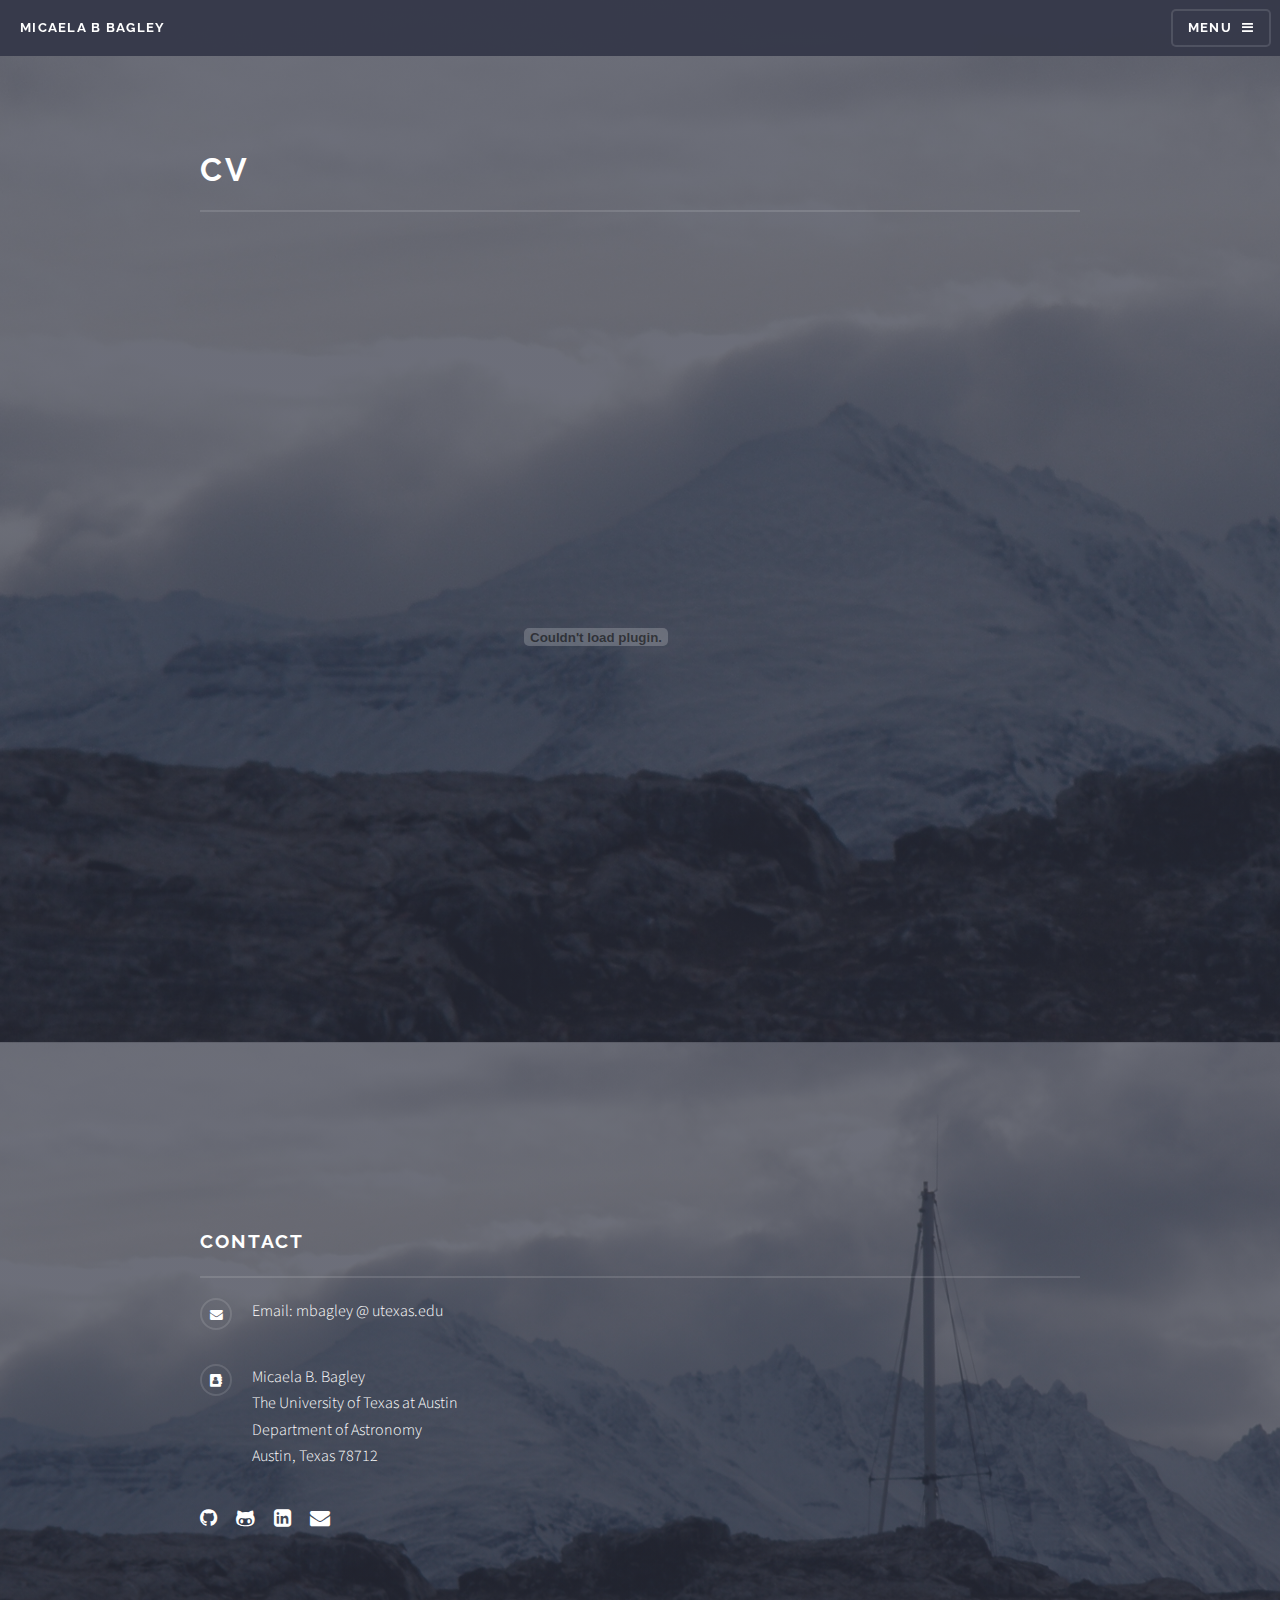
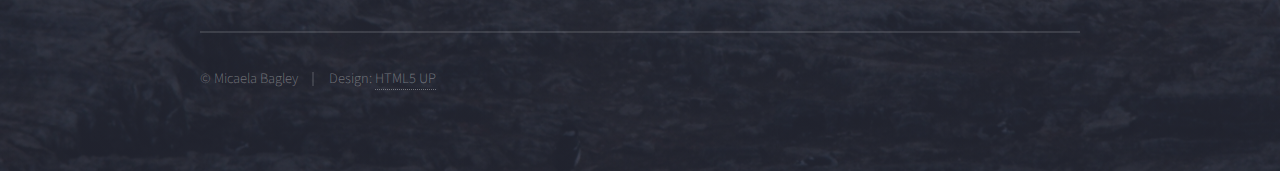
<file: cv.html>
<!DOCTYPE HTML>
<!--
  Solid State by HTML5 UP
  html5up.net | @ajlkn
  Free for personal and commercial use under the CCA 3.0 license (html5up.net/license)
-->
<html>
  <head>
    <title>M Bagley - CV</title>
    <meta charset="utf-8" />
    <meta name="viewport" content="width=device-width, initial-scale=1, user-scalable=no" />
    <link rel="stylesheet" href="assets/css/main.css" />
    <noscript><link rel="stylesheet" href="assets/css/noscript.css" /></noscript>
  </head>
  <body class="is-preload">

    <!-- Page Wrapper -->
      <div id="page-wrapper">

        <!-- Header -->
          <header id="header">
            <h1><a href="index.html">Micaela B Bagley</a></h1>
            <nav>
              <a href="#menu">Menu</a>
            </nav>
          </header>

        <!-- Menu -->
          <nav id="menu">
            <div class="inner">
              <h2>Menu</h2>
              <ul class="links">
                <li><a href="home.html"><b><u>Home</u></b></a></li></ul>
              <ul class="links">
                <li><a href="research.html"><b><u>Research</u></b></a></li>
                  <ul class="links">
                    <li><a href="research.html#z9">Bright Galaxies in the early universe</a></li>
                    <li><a href="research.html#future">Preparation for future missions</a></li>
                  </ul>
                <li><a href="publications.html"><b><u>Publications</u></b></a></li>
                <li><a href="#"><b><u>CV</u></b></a></li>
              </ul>
              <a href="#" class="close">Close</a>
            </div>
          </nav>

        <!-- Wrapper -->
          <section id="wrapper">
            <header>
              <div class="inner">
                <h2>CV</h2>

            <!-- Content -->
            <!--  <div class="wrapper">
                <div class="inner"> -->
                  <embed src="files/BagleyCV.pdf" width="90%" height="800" alt="pdf" pluginspace=http://www.adobe.com/products/acrobat/readstep2.html">
              <!--  </div>
              </div> -->
              </div>
            </header>

          </section>

        <!-- Footer -->
          <section id="footer">
            <div class="inner">
              <h2 class="major">Contact</h2>

            <ul class="contact">
              <li class="fa-envelope">
                Email: mbagley @ utexas.edu</li>
              <li class="fa-address-book"> <!-- class="fa-institution"> -->
                Micaela B. Bagley<br />
                The University of Texas at Austin<br />
                Department of Astronomy<br />
                Austin, Texas 78712
              </li>
            </ul>
            <ul class="icons">
 <!--             <li><a href="https://twitter.com/BagleyMicaela" target="_blank" class="icon fa-twitter"><span class="label">Twitter</span></a></li> -->
              <li><a href="https://github.com/micaelabagley" target="_blank" class="icon fa-github"><span class="label">Github</span></a></li>
              <li><a href="https://micaelabagley.github.io" target="_blank" class="icon fa-github-alt"><span class="label">Github.io</span></a></li>
              <li><a href="https://www.linkedin.com/in/micaelabagley" target="_blank" class="icon fa-linkedin-square"><span class="label">LinkedIn</span></a></li>
              <li><a href="mailto:mbagley@utexas.edu" class="icon fa-envelope"><span class="label">Email</span></a></li>
            </ul>
            <ul class="copyright">
              <li>&copy; Micaela Bagley</li><li>Design: <a href="http://html5up.net">HTML5 UP</a></li>
            </ul>
          </div>
        </section>

      </div>  <!--page-wrapper-->

    <!-- Scripts -->
      <script src="assets/js/jquery.min.js"></script>
      <script src="assets/js/jquery.scrollex.min.js"></script>
      <script src="assets/js/browser.min.js"></script>
      <script src="assets/js/breakpoints.min.js"></script>
      <script src="assets/js/util.js"></script>
      <script src="assets/js/main.js"></script>

  </body>
</html>
</file>
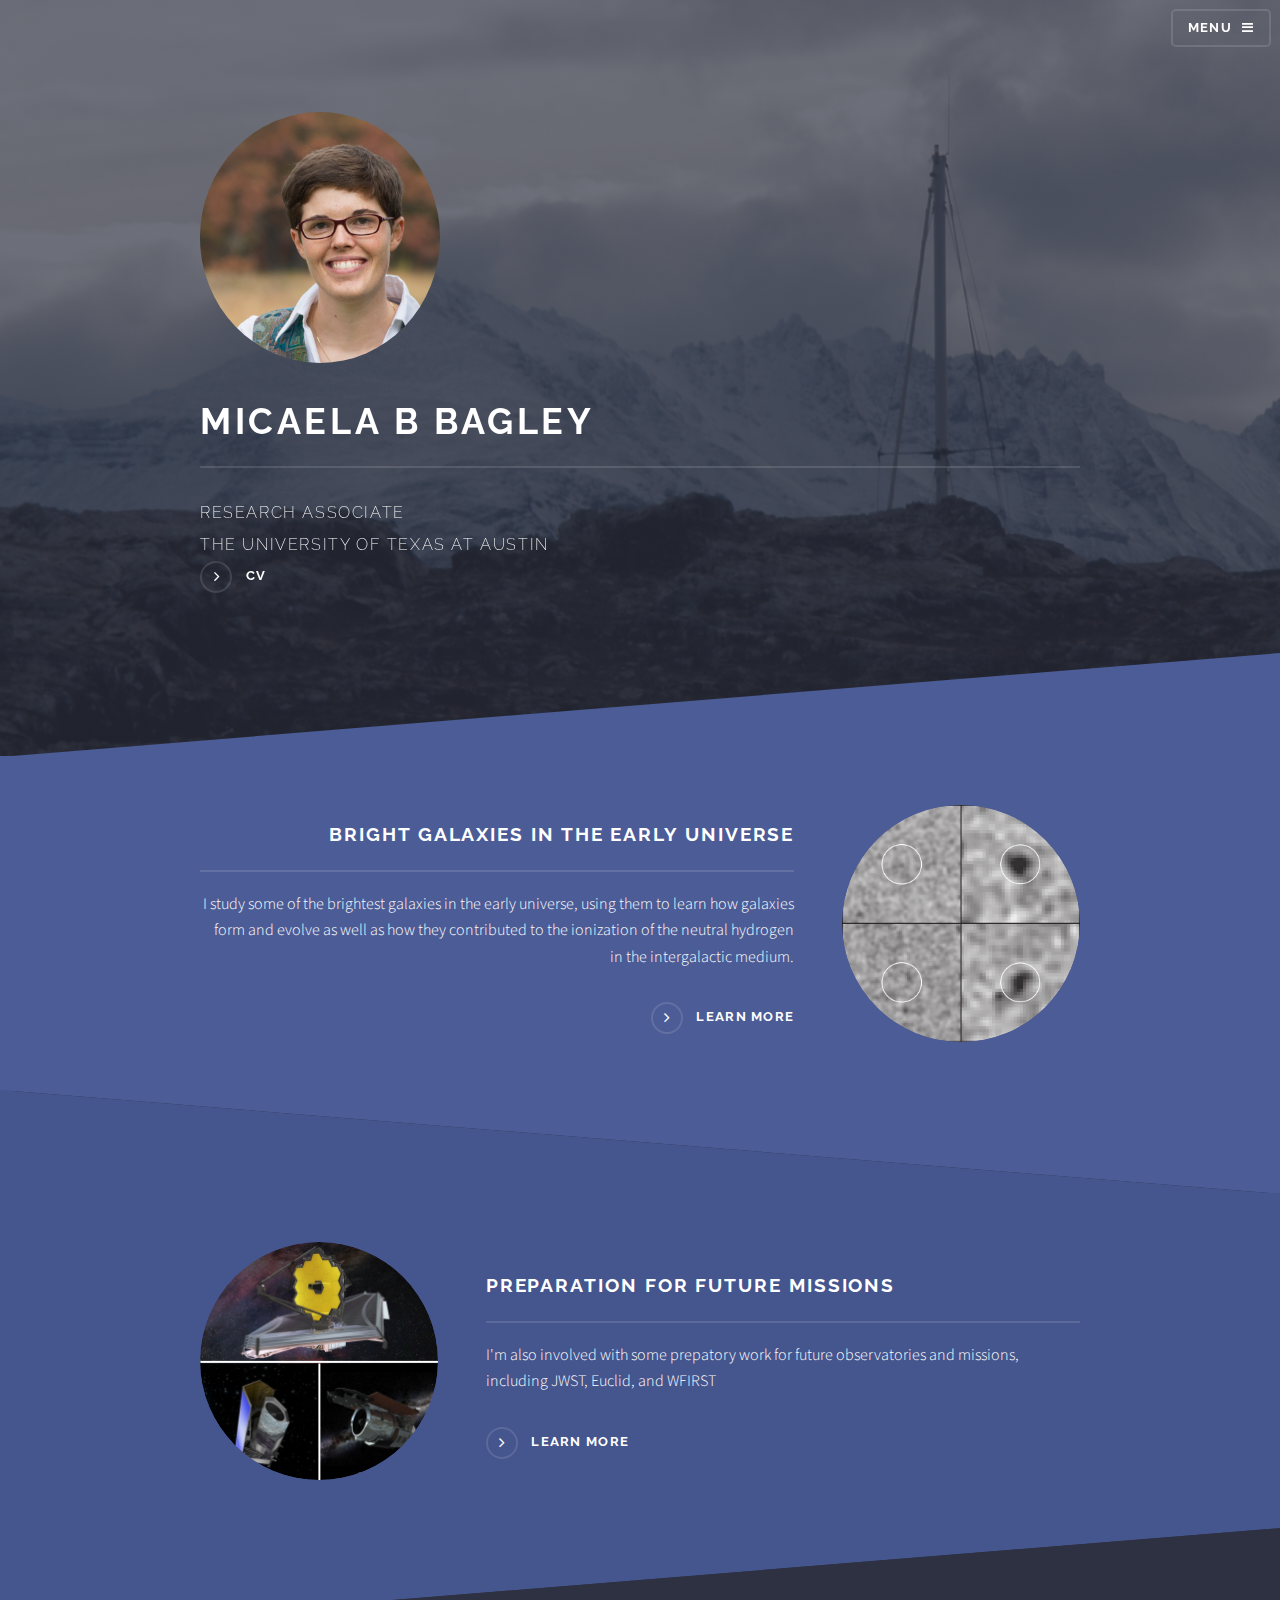
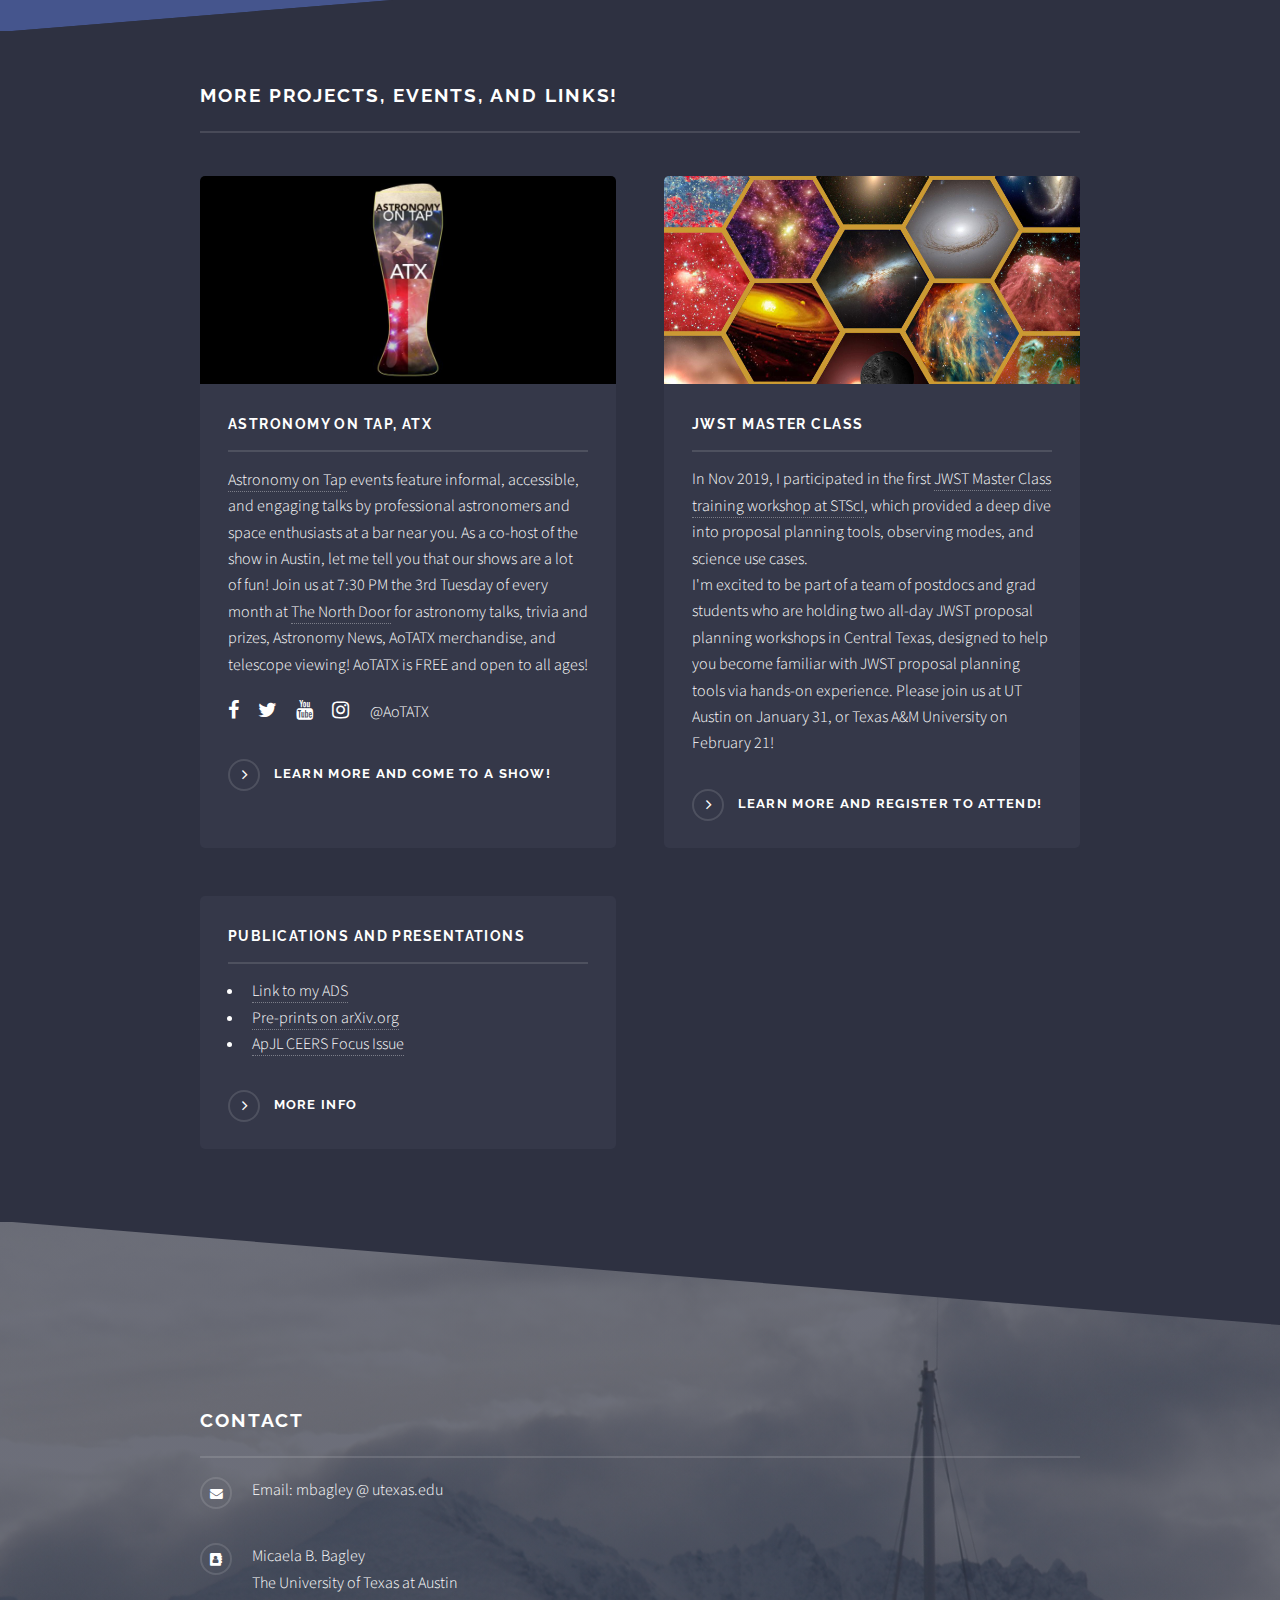
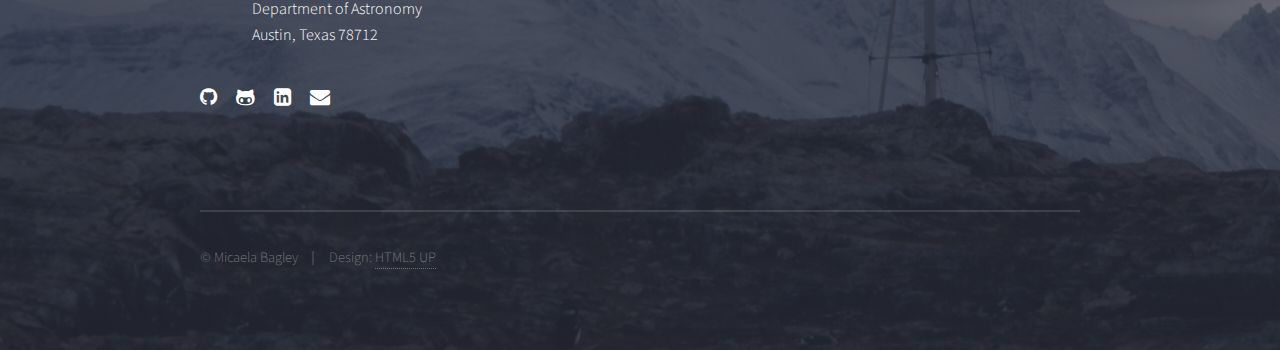
<file: home.html>
<!DOCTYPE HTML>
<!--
	Solid State by HTML5 UP
	html5up.net | @ajlkn
	Free for personal and commercial use under the CCA 3.0 license (html5up.net/license)
-->
<html>
  <head>
    <title>Micaela B Bagley</title>
    <meta charset="utf-8" />
    <meta name="viewport" content="width=device-width, initial-scale=1, user-scalable=no" />
    <link rel="stylesheet" href="assets/css/main.css" />
    <noscript><link rel="stylesheet" href="assets/css/noscript.css" /></noscript>
  </head>
  <body class="is-preload">

    <!-- Page Wrapper -->
      <div id="page-wrapper">

      <!-- Header -->
        <header id="header" class="alt">
          <h1><a href="index.html">Micaela B Bagley</a></h1>
            <nav>
              <a href="#menu">Menu</a>
            </nav>
        </header>

      <!-- Menu -->
        <nav id="menu">
          <div class="inner">
            <h2>Menu</h2>
              <ul class="links">
                <li><a href="#"><b><u>Home</u></b></a></li></ul>
                <ul class="links">
                <li><a href="research.html"><b><u>Research</u></b></a></li>
                <ul class="links">
                  <li><a href="research.html#z9">Bright Galaxies in the early universe</a></li>
                  <li><a href="research.html#future">Preparation for future missions</a></li>
                </ul>
                <li><a href="publications.html"><b><u>Publications</u></b></a></li>
                <li><a href="cv.html"><b><u>CV</u></b></a></li>
              </ul>
            <a href="#" class="close">Close</a>
          </div>
        </nav>

      <!-- Banner -->
        <section id="banner">
          <div class="inner">
<!--            <div class="logo"><span class="icon fa-diamond"></span></div> -->
            <div class="logo"><img style="border-radius:100%; width:15em;" src="images/M_M_0217.jpg"></div>
              <h2>Micaela B Bagley</h2>
                <p>Research Associate<br>
                The University of Texas at Austin <br>
                <a href="cv.html" class="special">CV</a></p>
            </div>
        </section>

      <!-- Wrapper -->
        <section id="wrapper">

        <!-- One -->
          <section id="one" class="wrapper spotlight style1">
            <div class="inner">
              <a href="research.html#z9" class="image"><img src="images/laes.png" alt="" /></a>
              <div class="content">
                <h2 class="major">Bright galaxies in the early universe</h2>
                  <p>I study some of the brightest galaxies in the early universe, using them to learn how galaxies form and evolve as well as how they contributed to the ionization of the neutral hydrogen in the intergalactic medium.</p>
                <a href="research.html#z9" class="special">Learn more</a>
              </div>
            </div>
          </section>

        <!-- Two -->
          <section id="two" class="wrapper alt spotlight style2">
            <div class="inner">
              <a href="research.html#future" class="image"><img src="images/telescopes2.png" alt="" /></a>
              <div class="content">
                <h2 class="major">Preparation for future missions</h2>
                  <p>I'm also involved with some prepatory work for future observatories and missions, including JWST, Euclid, and WFIRST</p>
    <!-- I'm excited to be a member of the CEERS team for JWST
                    <br>
                    Euclid <br>
                    WFIRST <br>
                    All research segments here will link to one research page, just to different sections</p> -->
                <a href="research.html#future" class="special">Learn more</a>
              </div>
            </div>
          </section>

        <!-- Three -->
        <!--
          <section id="three" class="wrapper spotlight style3">
            <div class="inner">
              <a href="#" class="image"><img src="images/ceers.jpg" alt="" /></a>
              <div class="content">
                <h2 class="major">CEERS: </h2>
                  <p>Brief description of my role in CEERS, link to website</p>
                <a href="#" class="special">Learn more</a>
              </div>
            </div>
          </section>
        -->

        <!-- Four -->
          <section id="four" class="wrapper style1">
            <div class="inner">
              <h2 class="major">More Projects, events, and links!</h2>
           <!--     <p>Some other projects. plus more words.</p>
                <p>Or an "About me" section here? </p> -->
              <section class="features">
                <article>
                  <a href="#" class="image"><img src="images/aotatx_bkg.jpg" alt="" /></a>
                  <h3 class="major">Astronomy on Tap, ATX</h3>
                    <p><a href="http://astronomyontap.org/" target="_blank">Astronomy on Tap</a> events feature informal, accessible, and engaging talks by professional astronomers and space enthusiasts at a bar near you. As a co-host of the show in Austin, let me tell you that our shows are a lot of fun! Join us at 7:30 PM the 3rd Tuesday of every month at <a href="http://www.ndvenue.com/" target="_blank">The North Door</a> for astronomy talks, trivia and prizes, Astronomy News, AoTATX merchandise, and telescope viewing! AoTATX is FREE and open to all ages!</p>
            <ul class="icons" style="margin-top: -1em;">
              <li><a href="https://www.facebook.com/pg/AstronomyOnTap" target="_blank" class="icon fa-facebook"><span class="label">AoTATX Facebook</span></a></li>
              <li><a href="https://twitter.com/AoTATX" target="_blank" class="icon fa-twitter"><span class="label">AoTATX Twitter</span></a></li>
              <li><a href="https://www.youtube.com/channel/UCGCrrMV2fwbA9_46Devd09g" target="_blank" class="icon fa-youtube"><span class="label">AoTATX YouTube Channel</span></a></li>
              <li><a href="https://www.instagram.com/aotatx/" target="_blank" class="icon fa-instagram"><span class="label">AoTATX Instagram</span></a> &nbsp; &nbsp; &nbsp; @AoTATX</li>
            </ul>

                  <a href="http://astronomyontap.org/locations/austin-tx/" class="special">Learn more and come to a show!</a>
                </article>

                <article>
                  <a href="#" class="image"><img src="images/jwst-science.jpg" alt="" /></a>
                  <h3 class="major">JWST Master Class</h3>
                    <p>In Nov 2019, I participated in the first <a href="http://www.stsci.edu/contents/events/jwst/2019/november/jwst-master-class-workshop">JWST Master Class training workshop at STScI</a>, which provided a deep dive into proposal planning tools, observing modes, and science use cases.</br>
                    I'm excited to be part of a team of postdocs and grad students who are holding two all-day JWST proposal planning workshops in Central Texas, designed to help you become familiar with JWST proposal planning tools via hands-on experience. Please join us at UT Austin on January 31, or Texas A&M University on February 21!</p>
                  <a href="https://jwst-texas-master-scholars.github.io/" target="_blank" class="special">Learn more and Register to attend!</a>
                </article>

                <article>
                  <h3 class="major">Publications and Presentations</h3>
                    <ul>
                      <li><a href="https://ui.adsabs.harvard.edu/public-libraries/CpHQzPSLSqWQh--mE4tJng" target="_blank">Link to my ADS</a></li>
                      <li><a href="https://arxiv.org/search/advanced?advanced=&terms-0-operator=AND&terms-0-term=bagley%2C+m&terms-0-field=author&terms-1-operator=NOT&terms-1-term=bagley%2C+megan+&terms-1-field=author&classification-physics_archives=all&classification-include_cross_list=include&date-filter_by=all_dates&date-year=&date-from_date=&date-to_date=&date-date_type=submitted_date&abstracts=show&size=50&order=-announced_date_first" target="_blank">Pre-prints on arXiv.org</a></li>
                      <li><a href="https://iopscience.iop.org/collections/apjl-230504-220_Focus-on-CEERS-JWST-Survey" target="_blank">ApJL CEERS Focus Issue</a></li>
                    </ul>
                  <a href="publications.html" class="special">More info</a>
                </article>
            <!--
                <article>
                  <h3 class="major">Useful resources and Links</h3>
                    <ul>
                      <li><a href="https://www.as.utexas.edu/" target="_blank">UT Astronomy and McDonald Observatory</a></li>
                      <li>Cosmic Evolution Early Release Survey (CEERS, under development)</li>
                      <li><a href="https://jwst-docs.stsci.edu/" target="_blank">JWST User Documentation ("JDox")</a></li>
                    </ul>
                  <a href="resources.html" class="special">More Resources</a>
                  
                </article> -->
              </section>
            </div>
          </section>


        <!-- Five -->
        <!--
          <section id="five" class="wrapper alt spotlight style2">
            <div class="inner">
              <a href="#" class="image"><img src="images/pic02.jpg" alt="" /></a>
              <div class="content">
                <h2 class="major">About Me</h2>
                  <p>Some Words</p>
                <a href="#" class="special">Learn more</a>
              </div>
            </div>
          </section> -->

        </section>

      <!-- Footer -->
        <section id="footer">
          <div class="inner">
            <h2 class="major">Contact</h2>

            <ul class="contact">
              <li class="fa-envelope">
                Email: mbagley @ utexas.edu</li>
              <li class="fa-address-book"> <!-- class="fa-institution"> -->
                Micaela B. Bagley<br />
                The University of Texas at Austin<br />
                Department of Astronomy<br />
                Austin, Texas 78712
              </li>
            </ul>
            <ul class="icons">
  <!--            <li><a href="https://twitter.com/BagleyMicaela" target="_blank" class="icon fa-twitter"><span class="label">Twitter</span></a></li> -->
              <li><a href="https://github.com/micaelabagley" target="_blank" class="icon fa-github"><span class="label">Github</span></a></li>
              <li><a href="https://micaelabagley.github.io" target="_blank" class="icon fa-github-alt"><span class="label">Github.io</span></a></li>
              <li><a href="https://www.linkedin.com/in/micaelabagley" target="_blank" class="icon fa-linkedin-square"><span class="label">LinkedIn</span></a></li>
              <li><a href="mailto:mbagley@utexas.edu" class="icon fa-envelope"><span class="label">Email</span></a></li>
            </ul>
            <ul class="copyright">
              <li>&copy; Micaela Bagley</li><li>Design: <a href="http://html5up.net">HTML5 UP</a></li>
            </ul>
          </div>
        </section>

      </div>  <!--page-wrapper-->

    <!-- Scripts -->
      <script src="assets/js/jquery.min.js"></script>
      <script src="assets/js/jquery.scrollex.min.js"></script>
      <script src="assets/js/browser.min.js"></script>
      <script src="assets/js/breakpoints.min.js"></script>
      <script src="assets/js/util.js"></script>
      <script src="assets/js/main.js"></script>

  </body>
</html>
</file>
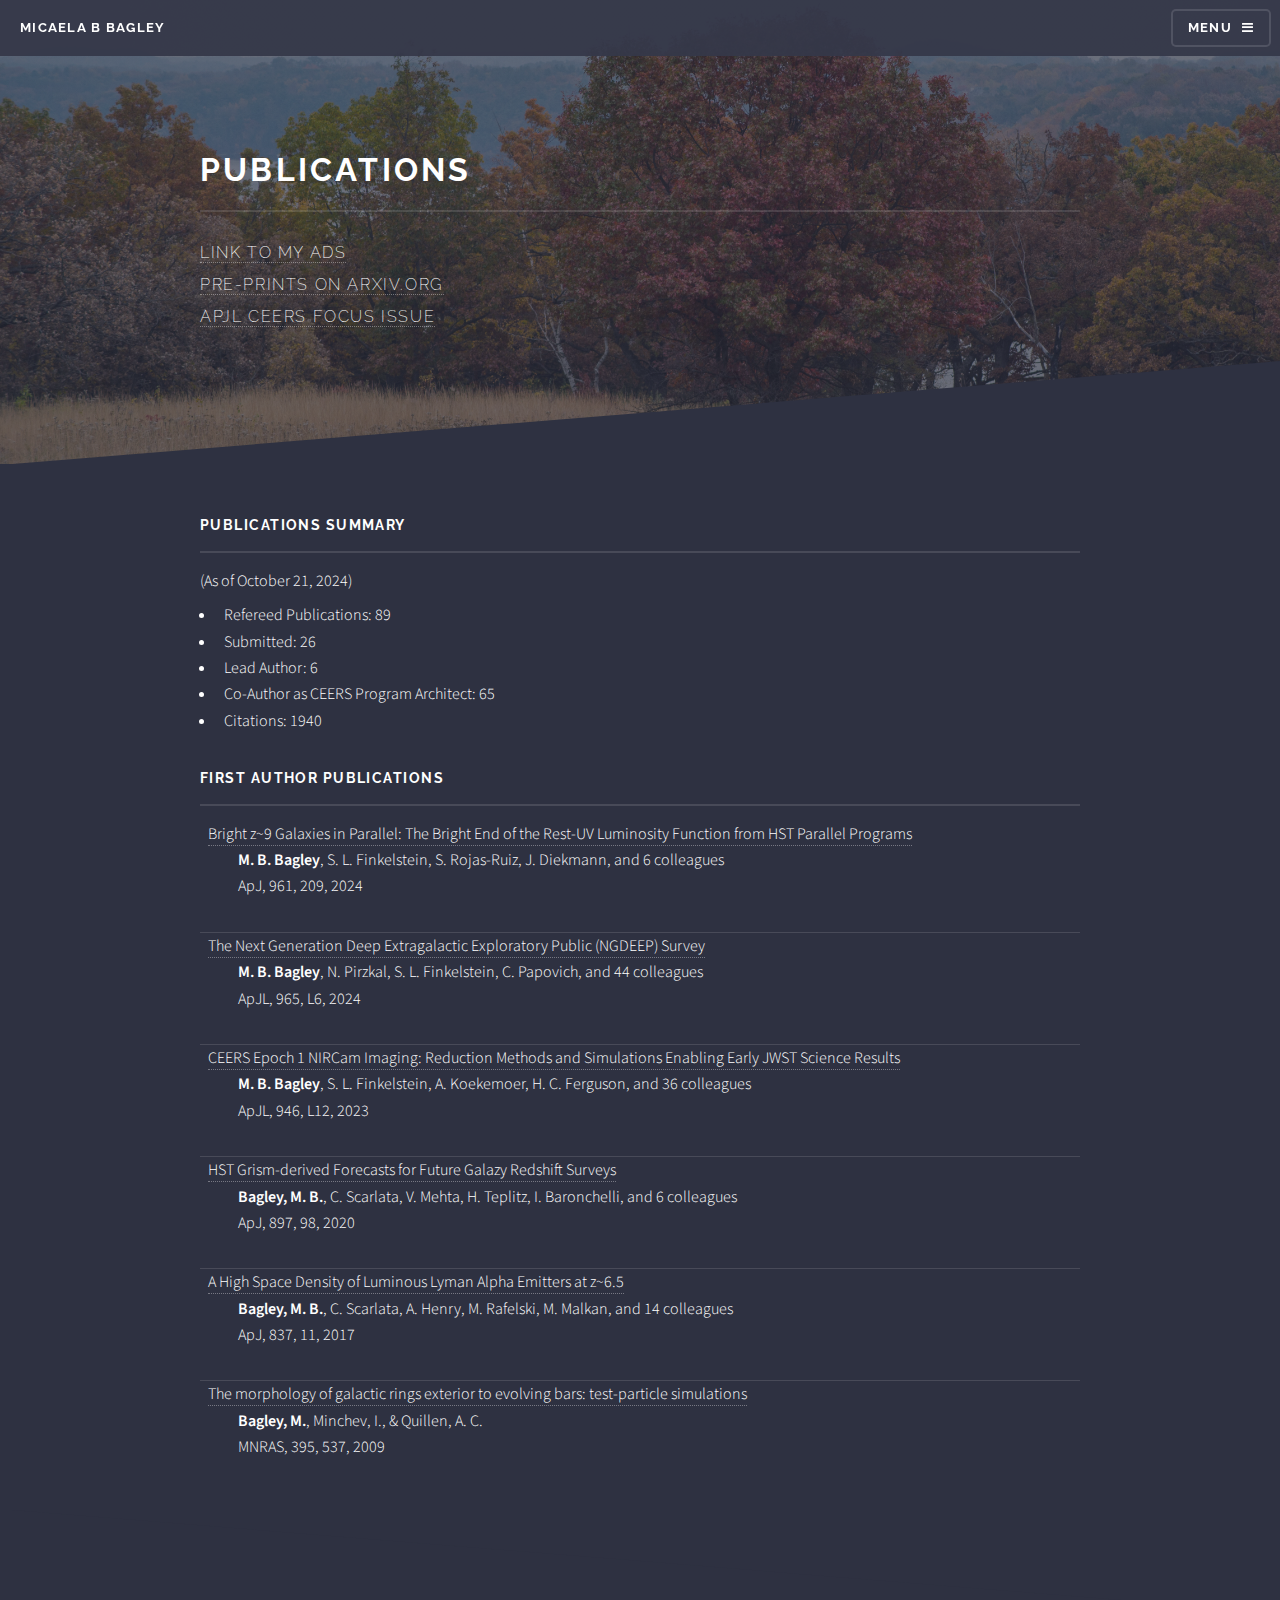
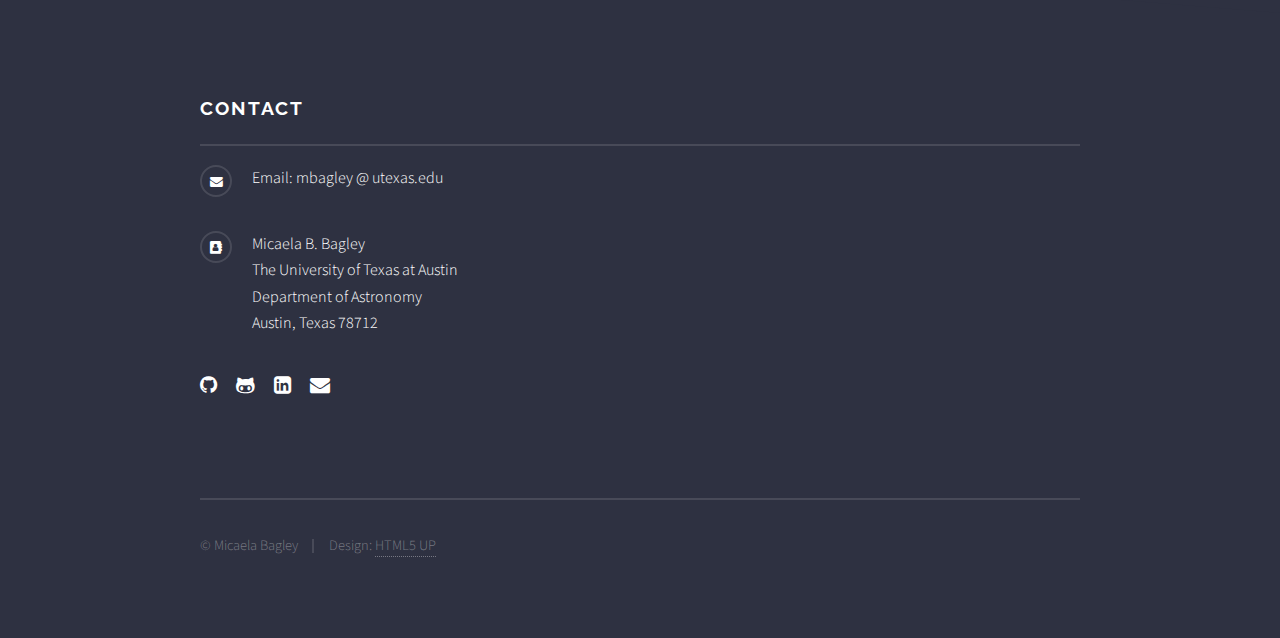
<file: publications.html>
<!DOCTYPE HTML>
<!--
  Solid State by HTML5 UP
  html5up.net | @ajlkn
  Free for personal and commercial use under the CCA 3.0 license (html5up.net/license)
-->
<html>
  <head>
    <title>M Bagley - Publications</title>
    <meta charset="utf-8" />
    <meta name="viewport" content="width=device-width, initial-scale=1, user-scalable=no" />
    <link rel="stylesheet" href="assets/css/main_publications.css" />
    <noscript><link rel="stylesheet" href="assets/css/noscript.css" /></noscript>
  </head>
  <body class="is-preload">

    <!-- Page Wrapper -->
      <div id="page-wrapper">

        <!-- Header -->
          <header id="header">
            <h1><a href="index.html">Micaela B Bagley</a></h1>
            <nav>
              <a href="#menu">Menu</a>
            </nav>
          </header>

        <!-- Menu -->
          <nav id="menu">
            <div class="inner">
              <h2>Menu</h2>
              <ul class="links">
                <li><a href="home.html"><b><u>Home</u></b></a></li></ul>
                <ul class="links">
                <li><a href="research.html"><b><u>Research</u></b></a></li>
                <ul class="links">
                  <li><a href="research.html#z9">Bright Galaxies in the early universe</a></li>
                  <li><a href="research.html#future">Preparation for future missions</a></li>
                </ul>
                <li><a href="#"><b><u>Publications</u></b></a></li>
                <li><a href="cv.html"><b><u>CV</u></b></a></li>
              </ul>
              <a href="#" class="close">Close</a>
            </div>
          </nav>

        <!-- Wrapper -->
          <section id="wrapper">
            <header>
              <div class="inner">
                <h2>Publications</h2>

                <p><a href="https://ui.adsabs.harvard.edu/public-libraries/CpHQzPSLSqWQh--mE4tJng" target="_blank">Link to my ADS</a><br>
                   <a href="https://arxiv.org/search/advanced?advanced=&terms-0-operator=AND&terms-0-term=bagley%2C+m&terms-0-field=author&terms-1-operator=NOT&terms-1-term=bagley%2C+megan+&terms-1-field=author&classification-physics_archives=all&classification-include_cross_list=include&date-filter_by=all_dates&date-year=&date-from_date=&date-to_date=&date-date_type=submitted_date&abstracts=show&size=50&order=-announced_date_first" target="_blank">Pre-prints on arXiv.org</a><br>
                   <a href="https://iopscience.iop.org/collections/apjl-230504-220_Focus-on-CEERS-JWST-Survey" target="_blank">ApJL CEERS Focus Issue</a></p>
              </div>
            </header>

            <!-- Content -->
              <div class="wrapper">
                <div class="inner">

                  <h3 class="major">Publications Summary</h3>
                    <p>(As of October 21, 2024)</p>
                    <ul style="margin-top:-1.5em;">
                      <li>Refereed Publications: 89</li>
                      <li>Submitted: 26</li>
                      <li>Lead Author: 6 </li>
                      <li>Co-Author as CEERS Program Architect: 65</li>
                      <li>Citations: 1940</li>
                    </ul>

                  <h3 class="major">First Author Publications</h3>
                  <ul class="alt">
                    <li><a href="https://ui.adsabs.harvard.edu/abs/2024ApJ...961..209B/abstract" target="_blank">Bright z~9 Galaxies in Parallel: The Bright End of the Rest-UV Luminosity Function from HST Parallel Programs</a><br>
                      <p style="padding-left:30px;">
                      <strong>M. B. Bagley</strong>, S. L. Finkelstein, S. Rojas-Ruiz, J. Diekmann, and 6 colleagues<br>
                      ApJ, 961, 209, 2024</p></li>

                    <li><a href="https://ui.adsabs.harvard.edu/abs/2024ApJ...965L...6B/abstract" target="_blank">The Next Generation Deep Extragalactic Exploratory Public (NGDEEP) Survey</a><br>
                      <p style="padding-left:30px;">
                      <strong>M. B. Bagley</strong>, N. Pirzkal, S. L. Finkelstein, C. Papovich, and 44 colleagues<br>
                       ApJL, 965, L6, 2024</p></li>

                    <li><a href="https://ui.adsabs.harvard.edu/abs/2023ApJ...946L..12B" target="_blank">CEERS Epoch 1 NIRCam Imaging: Reduction Methods and Simulations Enabling Early JWST Science Results</a><br>
                      <p style="padding-left:30px;">
                      <strong>M. B. Bagley</strong>, S. L. Finkelstein, A. Koekemoer, H. C. Ferguson, and 36 colleagues<br>
                      ApJL, 946, L12, 2023</p></li>

                    <li><a href="https://ui.adsabs.harvard.edu/abs/2020ApJ...897...98B" target="_blank">HST Grism-derived Forecasts for Future Galazy Redshift Surveys</a></br>
                      <p style="padding-left:30px;">
                      <strong>Bagley, M. B.</strong>, C. Scarlata, V. Mehta, H. Teplitz, I. Baronchelli, and 6 colleagues<br>
                       ApJ, 897, 98, 2020</p></li>

                    <li><a href="https://ui.adsabs.harvard.edu/abs/2017ApJ...837...11B" target="_blank">A High Space Density of Luminous Lyman Alpha Emitters at z~6.5</a></br>
                      <p style="padding-left:30px;">
                      <strong>Bagley, M. B.</strong>, C. Scarlata, A. Henry, M. Rafelski, M. Malkan, and 14 colleagues<br>
                      ApJ, 837, 11, 2017</p> </li>

                    <li><a href='http://adsabs.harvard.edu/abs/2009MNRAS.395..537B'>The morphology of galactic rings exterior to evolving bars: test-particle simulations</a></br>
                      <p style="padding-left: 30px">
                      <strong>Bagley, M.</strong>, Minchev, I., &amp;
                      Quillen, A. C. <br>
                      MNRAS, 395, 537, 2009</p></li>
                  </ul>


                </div>
              </div>

          </section>

        <!-- Footer -->
          <section id="footer">
            <div class="inner">
              <h2 class="major">Contact</h2>

            <ul class="contact">
              <li class="fa-envelope">
                Email: mbagley @ utexas.edu</li>
              <li class="fa-address-book"> <!-- class="fa-institution"> -->
                Micaela B. Bagley<br />
                The University of Texas at Austin<br />
                Department of Astronomy<br />
                Austin, Texas 78712
              </li>
            </ul>
            <ul class="icons">
 <!--             <li><a href="https://twitter.com/BagleyMicaela" target="_blank" class="icon fa-twitter"><span class="label">Twitter</span></a></li> -->
              <li><a href="https://github.com/micaelabagley" target="_blank" class="icon fa-github"><span class="label">Github</span></a></li>
              <li><a href="https://micaelabagley.github.io" target="_blank" class="icon fa-github-alt"><span class="label">Github.io</span></a></li>
              <li><a href="https://www.linkedin.com/in/micaelabagley" target="_blank" class="icon fa-linkedin-square"><span class="label">LinkedIn</span></a></li>
              <li><a href="mailto:mbagley@utexas.edu" class="icon fa-envelope"><span class="label">Email</span></a></li>
            </ul>
            <ul class="copyright">
              <li>&copy; Micaela Bagley</li><li>Design: <a href="http://html5up.net">HTML5 UP</a></li>
            </ul>
          </div>
        </section>

      </div>  <!--page-wrapper-->

    <!-- Scripts -->
      <script src="assets/js/jquery.min.js"></script>
      <script src="assets/js/jquery.scrollex.min.js"></script>
      <script src="assets/js/browser.min.js"></script>
      <script src="assets/js/breakpoints.min.js"></script>
      <script src="assets/js/util.js"></script>
      <script src="assets/js/main.js"></script>

  </body>
</html>
</file>
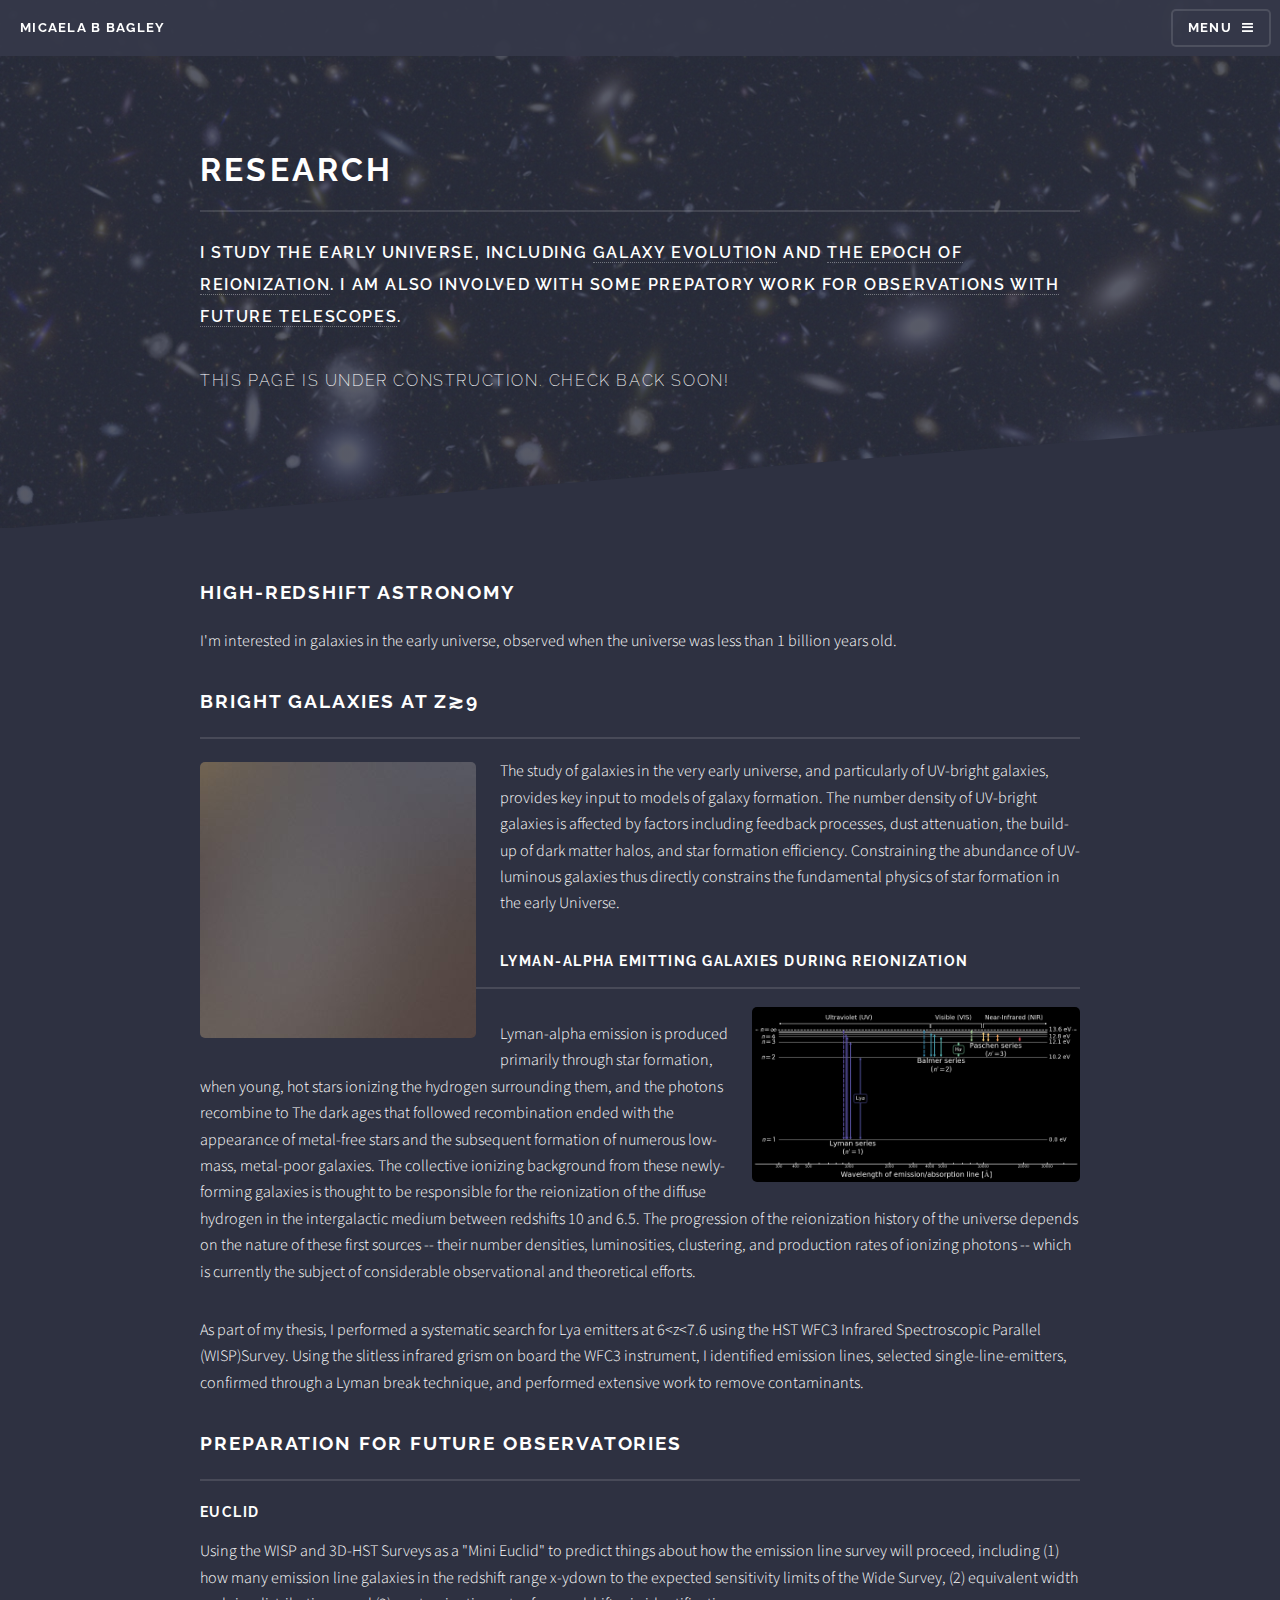
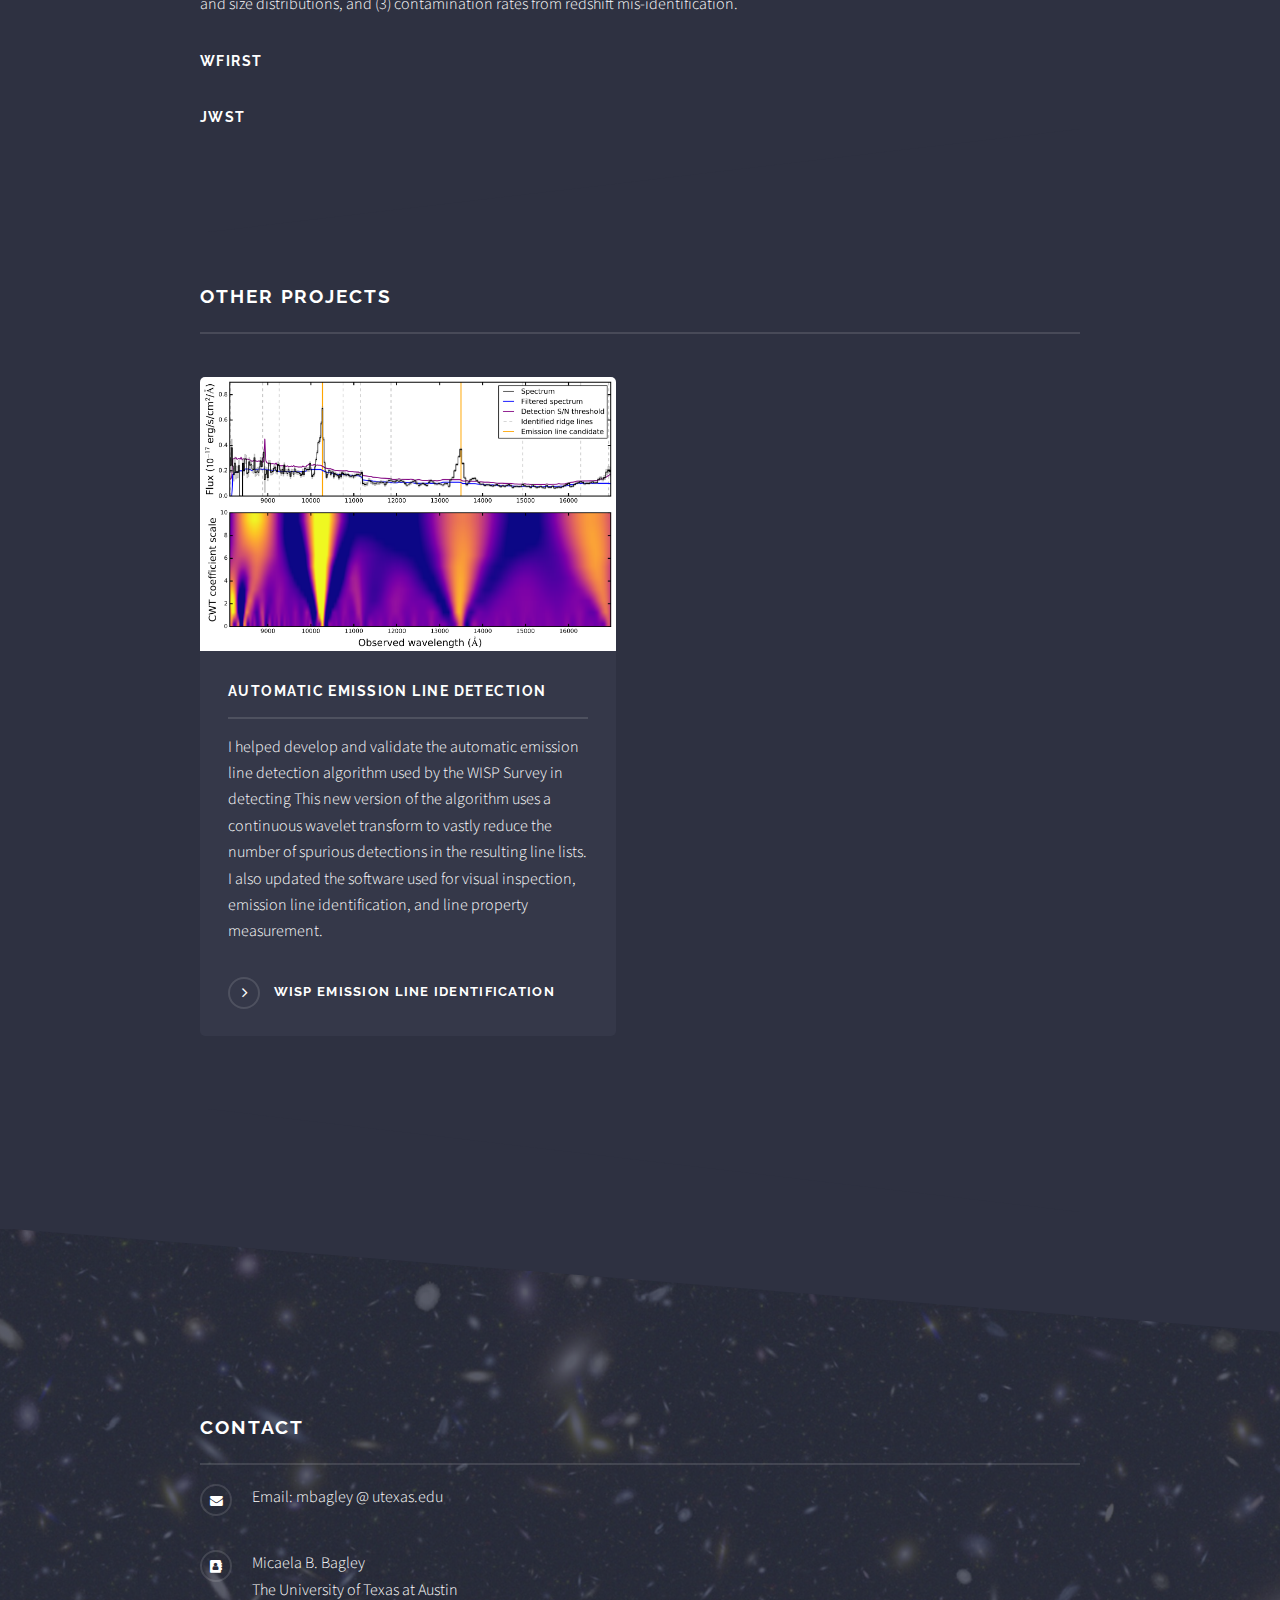
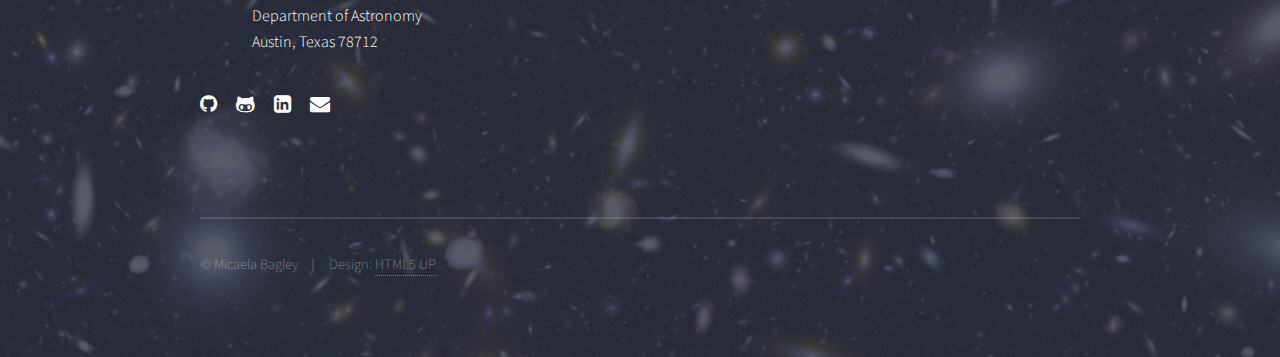
<file: research.html>
<!DOCTYPE HTML>
<!--
  Solid State by HTML5 UP
  html5up.net | @ajlkn
  Free for personal and commercial use under the CCA 3.0 license (html5up.net/license)
-->
<html>
  <head>
    <title>Micaela B Bagley</title>
    <meta charset="utf-8" />
    <meta name="viewport" content="width=device-width, initial-scale=1, user-scalable=no" />
    <link rel="stylesheet" href="assets/css/main_research.css" />
    <noscript><link rel="stylesheet" href="assets/css/noscript.css" /></noscript>
  </head>
  <body class="is-preload">

    <!-- Page Wrapper -->
      <div id="page-wrapper">

        <!-- Header -->
          <header id="header">
            <h1><a href="index.html">Micaela B Bagley</a></h1>
            <nav>
              <a href="#menu">Menu</a>
            </nav>
          </header>

        <!-- Menu -->
          <nav id="menu">
            <div class="inner">
              <h2>Menu</h2>
              <ul class="links">
                <li><a href="home.html"><b><u>Home</u></b></a></li></ul>
                <ul class="links">
                <li><a href="#"><b><u>Research</u></b></a></li>
                <ul class="links">
                  <li><a href="#z9">Bright Galaxies in the early universe</a></li>
                  <li><a href="#future">Preparation for future missions</a></li>
                </ul>
                <li><a href="publications.html"><b><u>Publications</u></b></a></li>
                <li><a href="cv.html"><b><u>CV</u></b></a></li>
              </ul>
              <a href="#" class="close">Close</a>
            </div>
          </nav>

        <!-- Wrapper -->
          <section id="wrapper">
            <header>
              <div class="inner">
                <h2>Research</h2>
                <p><strong>I study the early universe, including <a href=#z9>galaxy evolution</a> and <a href=#laes>the epoch of reionization</a>. I am also involved with some prepatory work for <a href=#future>observations with future telescopes</a>.</strong></p> 
                <p>This page is under construction. Check back soon!</p>
<!--                <p><strong>I am interested in galaxies in the early universe, including how they evolve, how they contributed to the epoch of reionization, and what we can learn from them about the process. I am also involved with some prepatory work for observations with future telescopes.</strong></p> -->
              </div>
            </header>

            <!-- Content -->
              <div class="wrapper">
                <div class="inner">

                  <h2>High-redshift astronomy</h2>
                    <p>I'm interested in galaxies in the early universe, observed when the universe was less than 1 billion years old. <!--These galaxies are at a hLight leaves galaxies, gets redshifted by the expansion of the universe. </p> -->

                  <h2 class="major" id="z9">Bright Galaxies at z&gsim;9</h2>
                  <p><span class="image left"><img src="images/pic01.jpg" alt="" /></span>The study of galaxies in the very early universe, and particularly of UV-bright galaxies, provides key input to models of galaxy formation. The number density of UV-bright galaxies is affected by factors including feedback processes, dust attenuation, the build-up of dark matter halos, and star formation efficiency. Constraining the abundance of UV-luminous galaxies thus directly constrains the fundamental physics of star formation in the early Universe.</p>

<!--
                  <p>Something something single or a few pointings. Benefit of using parallel observations. Some more words, other figures? What we can learn if there really are this many? Filling space here at the moment.</p> -->

        <!--  --------------------------------------------  -->
                  <h3 class="major" id="laes">Lyman-alpha emitting galaxies during reionization</h3>
                  <p><span class="image right"><img id="myImg" src="images/hydrogen_lines.png" alt="Hydrogen lines" /></span>
                <div id="myModal" class="modal">
                  <span class="close">&times;</span>
                  <img class="modal-content" id="img01">
                  <div id="caption"></div>
                </div>
                
Lyman-alpha emission is produced primarily through star formation, when young, hot stars ionizing the hydrogen surrounding them, and the photons recombine to 

The dark ages that followed recombination ended with the appearance of metal-free stars and the subsequent formation of numerous low-mass, metal-poor galaxies. The collective ionizing background from these newly-forming galaxies is thought to be responsible for the reionization of the diffuse hydrogen in the intergalactic medium between redshifts 10 and 6.5. The progression of the reionization history of the universe depends on the nature of these first sources -- their number densities, luminosities, clustering, and production rates of ionizing photons -- which is currently the subject of considerable observational and theoretical efforts.</p>

                <p>As part of my thesis, I performed a systematic search for Lya emitters at 6&lt;z&lt;7.6 using the HST WFC3 Infrared Spectroscopic Parallel (WISP)Survey. Using the slitless infrared grism on board the WFC3 instrument, I identified emission lines, selected single-line-emitters, confirmed through a Lyman break technique, and performed extensive work to remove contaminants.</p>
              <!--
                <p>This work is published in my paper...</p> -->
        <!--  --------------------------------------------  -->
                  <h2 class="major" id="future">Preparation for future observatories</h2>
                    <h3>Euclid</h3>
                      <p><!--The ESA Euclid mission is  -->
                        Using the WISP and 3D-HST Surveys as a "Mini Euclid" to predict things about how the emission line survey will proceed, including (1) how many emission line galaxies in the redshift range x-ydown to the expected sensitivity limits of the Wide Survey, (2) equivalent width and size distributions, and (3) contamination rates from redshift mis-identification. </p>

                    <h3>WFIRST</h3>
                      <p> <!--WFIRST will be doing things...--></p>
                    <h3>JWST</h3>
                      <p> <!--As part of the CEERS team, I'm going some things, simulating the NIRCam imaging we will do of the ERS field, reducing the data through the JWST pipeline, and doing some other things too. --></p>

                <section id="four" class="wrapper style1">
                 <div class="inner">
                <h2 class="major">Other projects</h2>
                  <section class="features">
                    <article>
                      <a href="#" class="image"><img src="images/wisp_cwt.png" alt="" /></a>
                      <h3 class="major">Automatic emission line detection</h3>
                      <p>I helped develop and validate the automatic emission line detection algorithm used by the WISP Survey in detecting
This new version of the algorithm uses a continuous wavelet transform to vastly reduce the number of spurious detections in the resulting line lists. I also updated the software used for visual inspection, emission line identification, and line property measurement.</p>
                      <a href="wisp-analysis" class="special">WISP emission line identification</a>
                    </article>
                <!--
                    <article>
                      <a href="#" class="image"><img src="images/pic05.jpg" alt="" /></a>
                      <h3 class="major">Nisl placerat</h3>
                      <p>Lorem ipsum dolor sit amet, consectetur adipiscing vehicula id nulla dignissim dapibus ultrices.</p>
                      <a href="#" class="special">Learn more</a>
                    </article> -->
                  </section>

                </div>
              </div>

          </section>

        <!-- Footer -->
          <section id="footer">
            <div class="inner">
              <h2 class="major">Contact</h2>


            <ul class="contact">
              <li class="fa-envelope">
                Email: mbagley @ utexas.edu</li>
              <li class="fa-address-book"> <!-- class="fa-institution"> -->
                Micaela B. Bagley<br />
                The University of Texas at Austin<br />
                Department of Astronomy<br />
                Austin, Texas 78712
              </li>
            </ul>
            <ul class="icons">
 <!--             <li><a href="https://twitter.com/BagleyMicaela" target="_blank" class="icon fa-twitter"><span class="label">Twitter</span></a></li> -->
              <li><a href="https://github.com/micaelabagley" target="_blank" class="icon fa-github"><span class="label">Github</span></a></li>
              <li><a href="https://micaelabagley.github.io" target="_blank" class="icon fa-github-alt"><span class="label">Github.io</span></a></li>
              <li><a href="https://www.linkedin.com/in/micaelabagley" target="_blank" class="icon fa-linkedin-square"><span class="label">LinkedIn</span></a></li>
              <li><a href="mailto:mbagley@utexas.edu" class="icon fa-envelope"><span class="label">Email</span></a></li>
            </ul>
            <ul class="copyright">
              <li>&copy; Micaela Bagley</li><li>Design: <a href="http://html5up.net">HTML5 UP</a></li>
            </ul>
          </div>
        </section>

      </div>  <!--page-wrapper-->

    <!-- Scripts -->
      <script src="assets/js/modals.js"></script>
      <script src="assets/js/jquery.min.js"></script>
      <script src="assets/js/jquery.scrollex.min.js"></script>
      <script src="assets/js/browser.min.js"></script>
      <script src="assets/js/breakpoints.min.js"></script>
      <script src="assets/js/util.js"></script>
      <script src="assets/js/main.js"></script>

  </body>
</html>
</file>
<file: assets/css/noscript.css>
/*
	Solid State by HTML5 UP
	html5up.net | @ajlkn
	Free for personal and commercial use under the CCA 3.0 license (html5up.net/license)
*/

/* Banner */

	body.is-preload #banner .logo {
		-moz-transform: none;
		-webkit-transform: none;
		-ms-transform: none;
		transform: none;
		opacity: 1;
	}

	body.is-preload #banner h2 {
		opacity: 1;
		-moz-transform: none;
		-webkit-transform: none;
		-ms-transform: none;
		transform: none;
		-moz-filter: none;
		-webkit-filter: none;
		-ms-filter: none;
		filter: none;
	}

	body.is-preload #banner p {
		opacity: 01;
		-moz-transform: none;
		-webkit-transform: none;
		-ms-transform: none;
		transform: none;
		-moz-filter: none;
		-webkit-filter: none;
		-ms-filter: none;
		filter: none;
	}
</file>
<file: assets/css/main.css>
@import url(font-awesome.min.css);
@import url("https://fonts.googleapis.com/css?family=Raleway:200,700|Source+Sans+Pro:300,600,300italic,600italic");

/*
	Solid State by HTML5 UP
	html5up.net | @ajlkn
	Free for personal and commercial use under the CCA 3.0 license (html5up.net/license)
*/

html, body, div, span, applet, object,
iframe, h1, h2, h3, h4, h5, h6, p, blockquote,
pre, a, abbr, acronym, address, big, cite,
code, del, dfn, em, img, ins, kbd, q, s, samp,
small, strike, strong, sub, sup, tt, var, b,
u, i, center, dl, dt, dd, ol, ul, li, fieldset,
form, label, legend, table, caption, tbody,
tfoot, thead, tr, th, td, article, aside,
canvas, details, embed, figure, figcaption,
footer, header, hgroup, menu, nav, output, ruby,
section, summary, time, mark, audio, video {
	margin: 0;
	padding: 0;
	border: 0;
	font-size: 100%;
	font: inherit;
	vertical-align: baseline;}

article, aside, details, figcaption, figure,
footer, header, hgroup, menu, nav, section {
	display: block;}

body {
	line-height: 1;
}

ol, ul {
	list-style: none;
}

blockquote, q {
	quotes: none;
}

	blockquote:before, blockquote:after, q:before, q:after {
		content: '';
		content: none;
	}

table {
	border-collapse: collapse;
	border-spacing: 0;
}

body {
	-webkit-text-size-adjust: none;
}

mark {
	background-color: transparent;
	color: inherit;
}

input::-moz-focus-inner {
	border: 0;
	padding: 0;
}

input, select, textarea {
	-moz-appearance: none;
	-webkit-appearance: none;
	-ms-appearance: none;
	appearance: none;
}

/* Basic */

	@-ms-viewport {
		width: device-width;
	}

	body {
		-ms-overflow-style: scrollbar;
	}

	@media screen and (max-width: 480px) {

		html, body {
			min-width: 320px;
		}

	}

	html {
		box-sizing: border-box;
	}

	*, *:before, *:after {
		box-sizing: inherit;
	}

	body {
		background-color: #2e3141;
		background-image: linear-gradient(to top, rgba(46, 49, 65, 0.7), rgba(46, 49, 65, 0.7)), url("../../images/bg2.jpg");
		background-size: auto, cover;
		background-attachment: fixed, fixed;
		background-position: center, center;
	}

		body.is-preload *, body.is-preload *:before, body.is-preload *:after {
			-moz-animation: none !important;
			-webkit-animation: none !important;
			-ms-animation: none !important;
			animation: none !important;
			-moz-transition: none !important;
			-webkit-transition: none !important;
			-ms-transition: none !important;
			transition: none !important;
		}

/* Type */

	body, input, select, textarea {
		color: #ffffff;
		font-family: "Source Sans Pro", Helvetica, sans-serif;
		font-size: 16.5pt;
		font-weight: 300;
		line-height: 1.65;
	}

		@media screen and (max-width: 1680px) {

			body, input, select, textarea {
				font-size: 13pt;
			}

		}

		@media screen and (max-width: 1280px) {

			body, input, select, textarea {
				font-size: 12pt;
			}

		}

		@media screen and (max-width: 980px) {

			body, input, select, textarea {
				font-size: 12pt;
			}

		}

		@media screen and (max-width: 736px) {

			body, input, select, textarea {
				font-size: 12pt;
			}

		}

		@media screen and (max-width: 480px) {

			body, input, select, textarea {
				font-size: 12pt;
			}

		}

	a {
		-moz-transition: color 0.2s ease-in-out, border-bottom-color 0.2s ease-in-out;
		-webkit-transition: color 0.2s ease-in-out, border-bottom-color 0.2s ease-in-out;
		-ms-transition: color 0.2s ease-in-out, border-bottom-color 0.2s ease-in-out;
		transition: color 0.2s ease-in-out, border-bottom-color 0.2s ease-in-out;
		border-bottom: dotted 1px rgba(255, 255, 255, 0.35);
		color: #ffffff;
		text-decoration: none;
	}

		a:hover {
			border-bottom-color: transparent;
			color: #ffffff !important;
		}

		a.special:not(.button) {
			text-decoration: none;
			border-bottom: 0;
			display: block;
			font-family: Raleway, Helvetica, sans-serif;
			font-size: 0.8em;
			font-weight: 700;
			letter-spacing: 0.1em;
			margin: 0 0 2em 0;
			text-transform: uppercase;
		}

			a.special:not(.button):before {
				-moz-osx-font-smoothing: grayscale;
				-webkit-font-smoothing: antialiased;
				font-family: FontAwesome;
				font-style: normal;
				font-weight: normal;
				text-transform: none !important;
			}

			a.special:not(.button):before {
				-moz-transition: background-color 0.2s ease-in-out;
				-webkit-transition: background-color 0.2s ease-in-out;
				-ms-transition: background-color 0.2s ease-in-out;
				transition: background-color 0.2s ease-in-out;
				border-radius: 100%;
				border: solid 2px rgba(255, 255, 255, 0.125);
				content: '\f105';
				display: inline-block;
				font-size: 1.25em;
				height: 2em;
				line-height: 1.65em;
				margin-right: 0.85em;
				text-align: center;
				text-indent: 0.15em;
				vertical-align: middle;
				width: 2em;
			}

			a.special:not(.button):hover:before {
				background-color: rgba(255, 255, 255, 0.025);
			}

			a.special:not(.button):active:before {
				background-color: rgba(255, 255, 255, 0.075);
			}

	strong, b {
		color: #ffffff;
		font-weight: 600;
	}

	em, i {
		font-style: italic;
	}

	p {
		margin: 0 0 2em 0;
	}

	h1, h2, h3, h4, h5, h6 {
		color: #ffffff;
		font-family: Raleway, Helvetica, sans-serif;
		font-weight: 700;
		letter-spacing: 0.1em;
		margin: 0 0 1em 0;
		text-transform: uppercase;
	}

		h1 a, h2 a, h3 a, h4 a, h5 a, h6 a {
			color: inherit;
			text-decoration: none;
			border-bottom: 0;
		}

		h1 span, h2 span, h3 span, h4 span, h5 span, h6 span {
			font-weight: 200;
		}

		h1.major, h2.major, h3.major, h4.major, h5.major, h6.major {
			padding-bottom: 1em;
			border-bottom: solid 2px rgba(255, 255, 255, 0.125);
		}

	h2 {
		font-size: 1.2em;
	}

	h3 {
		font-size: 0.9em;
	}

	h4 {
		font-size: 0.7em;
	}

	h5 {
		font-size: 0.7em;
	}

	h6 {
		font-size: 0.7em;
	}

	@media screen and (max-width: 736px) {

		h2 {
			font-size: 1em;
		}

		h3 {
			font-size: 0.8em;
		}

	}

	sub {
		font-size: 0.8em;
		position: relative;
		top: 0.5em;
	}

	sup {
		font-size: 0.8em;
		position: relative;
		top: -0.5em;
	}

	blockquote {
		border-left: solid 4px rgba(255, 255, 255, 0.125);
		font-style: italic;
		margin: 0 0 2em 0;
		padding: 0.5em 0 0.5em 2em;
	}

	code {
		background: rgba(255, 255, 255, 0.025);
		border-radius: 5px;
		border: solid 2px rgba(255, 255, 255, 0.125);
		font-family: "Courier New", monospace;
		font-size: 0.9em;
		margin: 0 0.25em;
		padding: 0.25em 0.65em;
	}

	pre {
		-webkit-overflow-scrolling: touch;
		font-family: "Courier New", monospace;
		font-size: 0.9em;
		margin: 0 0 2em 0;
	}

		pre code {
			display: block;
			line-height: 1.75em;
			padding: 1em 1.5em;
			overflow-x: auto;
		}

	hr {
		border: 0;
		border-bottom: solid 2px rgba(255, 255, 255, 0.125);
		margin: 2.5em 0;
	}

		hr.major {
			margin: 4em 0;
		}

	.align-left {
		text-align: left;
	}

	.align-center {
		text-align: center;
	}

	.align-right {
		text-align: right;
	}

/* Row */

	.row {
		display: flex;
		flex-wrap: wrap;
		box-sizing: border-box;
		align-items: stretch;
	}

		.row > * {
			box-sizing: border-box;
		}

		.row.gtr-uniform > * > :last-child {
			margin-bottom: 0;
		}

		.row.aln-left {
			justify-content: flex-start;
		}

		.row.aln-center {
			justify-content: center;
		}

		.row.aln-right {
			justify-content: flex-end;
		}

		.row.aln-top {
			align-items: flex-start;
		}

		.row.aln-middle {
			align-items: center;
		}

		.row.aln-bottom {
			align-items: flex-end;
		}

		.row > .imp {
			order: -1;
		}

		.row > .col-1 {
			width: 8.3333333333%;
		}

		.row > .off-1 {
			margin-left: 8.3333333333%;
		}

		.row > .col-2 {
			width: 16.6666666667%;
		}

		.row > .off-2 {
			margin-left: 16.6666666667%;
		}

		.row > .col-3 {
			width: 25%;
		}

		.row > .off-3 {
			margin-left: 25%;
		}

		.row > .col-4 {
			width: 33.3333333333%;
		}

		.row > .off-4 {
			margin-left: 33.3333333333%;
		}

		.row > .col-5 {
			width: 41.6666666667%;
		}

		.row > .off-5 {
			margin-left: 41.6666666667%;
		}

		.row > .col-6 {
			width: 50%;
		}

		.row > .off-6 {
			margin-left: 50%;
		}

		.row > .col-7 {
			width: 58.3333333333%;
		}

		.row > .off-7 {
			margin-left: 58.3333333333%;
		}

		.row > .col-8 {
			width: 66.6666666667%;
		}

		.row > .off-8 {
			margin-left: 66.6666666667%;
		}

		.row > .col-9 {
			width: 75%;
		}

		.row > .off-9 {
			margin-left: 75%;
		}

		.row > .col-10 {
			width: 83.3333333333%;
		}

		.row > .off-10 {
			margin-left: 83.3333333333%;
		}

		.row > .col-11 {
			width: 91.6666666667%;
		}

		.row > .off-11 {
			margin-left: 91.6666666667%;
		}

		.row > .col-12 {
			width: 100%;
		}

		.row > .off-12 {
			margin-left: 100%;
		}

		.row.gtr-0 {
			margin-top: 0;
			margin-left: 0em;
		}

			.row.gtr-0 > * {
				padding: 0 0 0 0em;
			}

			.row.gtr-0.gtr-uniform {
				margin-top: 0em;
			}

				.row.gtr-0.gtr-uniform > * {
					padding-top: 0em;
				}

		.row.gtr-25 {
			margin-top: 0;
			margin-left: -0.4375em;
		}

			.row.gtr-25 > * {
				padding: 0 0 0 0.4375em;
			}

			.row.gtr-25.gtr-uniform {
				margin-top: -0.4375em;
			}

				.row.gtr-25.gtr-uniform > * {
					padding-top: 0.4375em;
				}

		.row.gtr-50 {
			margin-top: 0;
			margin-left: -0.875em;
		}

			.row.gtr-50 > * {
				padding: 0 0 0 0.875em;
			}

			.row.gtr-50.gtr-uniform {
				margin-top: -0.875em;
			}

				.row.gtr-50.gtr-uniform > * {
					padding-top: 0.875em;
				}

		.row {
			margin-top: 0;
			margin-left: -1.75em;
		}

			.row > * {
				padding: 0 0 0 1.75em;
			}

			.row.gtr-uniform {
				margin-top: -1.75em;
			}

				.row.gtr-uniform > * {
					padding-top: 1.75em;
				}

		.row.gtr-150 {
			margin-top: 0;
			margin-left: -2.625em;
		}

			.row.gtr-150 > * {
				padding: 0 0 0 2.625em;
			}

			.row.gtr-150.gtr-uniform {
				margin-top: -2.625em;
			}

				.row.gtr-150.gtr-uniform > * {
					padding-top: 2.625em;
				}

		.row.gtr-200 {
			margin-top: 0;
			margin-left: -3.5em;
		}

			.row.gtr-200 > * {
				padding: 0 0 0 3.5em;
			}

			.row.gtr-200.gtr-uniform {
				margin-top: -3.5em;
			}

				.row.gtr-200.gtr-uniform > * {
					padding-top: 3.5em;
				}

		@media screen and (max-width: 1680px) {

			.row {
				display: flex;
				flex-wrap: wrap;
				box-sizing: border-box;
				align-items: stretch;
			}

				.row > * {
					box-sizing: border-box;
				}

				.row.gtr-uniform > * > :last-child {
					margin-bottom: 0;
				}

				.row.aln-left {
					justify-content: flex-start;
				}

				.row.aln-center {
					justify-content: center;
				}

				.row.aln-right {
					justify-content: flex-end;
				}

				.row.aln-top {
					align-items: flex-start;
				}

				.row.aln-middle {
					align-items: center;
				}

				.row.aln-bottom {
					align-items: flex-end;
				}

				.row > .imp-xlarge {
					order: -1;
				}

				.row > .col-1-xlarge {
					width: 8.3333333333%;
				}

				.row > .off-1-xlarge {
					margin-left: 8.3333333333%;
				}

				.row > .col-2-xlarge {
					width: 16.6666666667%;
				}

				.row > .off-2-xlarge {
					margin-left: 16.6666666667%;
				}

				.row > .col-3-xlarge {
					width: 25%;
				}

				.row > .off-3-xlarge {
					margin-left: 25%;
				}

				.row > .col-4-xlarge {
					width: 33.3333333333%;
				}

				.row > .off-4-xlarge {
					margin-left: 33.3333333333%;
				}

				.row > .col-5-xlarge {
					width: 41.6666666667%;
				}

				.row > .off-5-xlarge {
					margin-left: 41.6666666667%;
				}

				.row > .col-6-xlarge {
					width: 50%;
				}

				.row > .off-6-xlarge {
					margin-left: 50%;
				}

				.row > .col-7-xlarge {
					width: 58.3333333333%;
				}

				.row > .off-7-xlarge {
					margin-left: 58.3333333333%;
				}

				.row > .col-8-xlarge {
					width: 66.6666666667%;
				}

				.row > .off-8-xlarge {
					margin-left: 66.6666666667%;
				}

				.row > .col-9-xlarge {
					width: 75%;
				}

				.row > .off-9-xlarge {
					margin-left: 75%;
				}

				.row > .col-10-xlarge {
					width: 83.3333333333%;
				}

				.row > .off-10-xlarge {
					margin-left: 83.3333333333%;
				}

				.row > .col-11-xlarge {
					width: 91.6666666667%;
				}

				.row > .off-11-xlarge {
					margin-left: 91.6666666667%;
				}

				.row > .col-12-xlarge {
					width: 100%;
				}

				.row > .off-12-xlarge {
					margin-left: 100%;
				}

				.row.gtr-0 {
					margin-top: 0;
					margin-left: 0em;
				}

					.row.gtr-0 > * {
						padding: 0 0 0 0em;
					}

					.row.gtr-0.gtr-uniform {
						margin-top: 0em;
					}

						.row.gtr-0.gtr-uniform > * {
							padding-top: 0em;
						}

				.row.gtr-25 {
					margin-top: 0;
					margin-left: -0.4375em;
				}

					.row.gtr-25 > * {
						padding: 0 0 0 0.4375em;
					}

					.row.gtr-25.gtr-uniform {
						margin-top: -0.4375em;
					}

						.row.gtr-25.gtr-uniform > * {
							padding-top: 0.4375em;
						}

				.row.gtr-50 {
					margin-top: 0;
					margin-left: -0.875em;
				}

					.row.gtr-50 > * {
						padding: 0 0 0 0.875em;
					}

					.row.gtr-50.gtr-uniform {
						margin-top: -0.875em;
					}

						.row.gtr-50.gtr-uniform > * {
							padding-top: 0.875em;
						}

				.row {
					margin-top: 0;
					margin-left: -1.75em;
				}

					.row > * {
						padding: 0 0 0 1.75em;
					}

					.row.gtr-uniform {
						margin-top: -1.75em;
					}

						.row.gtr-uniform > * {
							padding-top: 1.75em;
						}

				.row.gtr-150 {
					margin-top: 0;
					margin-left: -2.625em;
				}

					.row.gtr-150 > * {
						padding: 0 0 0 2.625em;
					}

					.row.gtr-150.gtr-uniform {
						margin-top: -2.625em;
					}

						.row.gtr-150.gtr-uniform > * {
							padding-top: 2.625em;
						}

				.row.gtr-200 {
					margin-top: 0;
					margin-left: -3.5em;
				}

					.row.gtr-200 > * {
						padding: 0 0 0 3.5em;
					}

					.row.gtr-200.gtr-uniform {
						margin-top: -3.5em;
					}

						.row.gtr-200.gtr-uniform > * {
							padding-top: 3.5em;
						}

		}

		@media screen and (max-width: 1280px) {

			.row {
				display: flex;
				flex-wrap: wrap;
				box-sizing: border-box;
				align-items: stretch;
			}

				.row > * {
					box-sizing: border-box;
				}

				.row.gtr-uniform > * > :last-child {
					margin-bottom: 0;
				}

				.row.aln-left {
					justify-content: flex-start;
				}

				.row.aln-center {
					justify-content: center;
				}

				.row.aln-right {
					justify-content: flex-end;
				}

				.row.aln-top {
					align-items: flex-start;
				}

				.row.aln-middle {
					align-items: center;
				}

				.row.aln-bottom {
					align-items: flex-end;
				}

				.row > .imp-large {
					order: -1;
				}

				.row > .col-1-large {
					width: 8.3333333333%;
				}

				.row > .off-1-large {
					margin-left: 8.3333333333%;
				}

				.row > .col-2-large {
					width: 16.6666666667%;
				}

				.row > .off-2-large {
					margin-left: 16.6666666667%;
				}

				.row > .col-3-large {
					width: 25%;
				}

				.row > .off-3-large {
					margin-left: 25%;
				}

				.row > .col-4-large {
					width: 33.3333333333%;
				}

				.row > .off-4-large {
					margin-left: 33.3333333333%;
				}

				.row > .col-5-large {
					width: 41.6666666667%;
				}

				.row > .off-5-large {
					margin-left: 41.6666666667%;
				}

				.row > .col-6-large {
					width: 50%;
				}

				.row > .off-6-large {
					margin-left: 50%;
				}

				.row > .col-7-large {
					width: 58.3333333333%;
				}

				.row > .off-7-large {
					margin-left: 58.3333333333%;
				}

				.row > .col-8-large {
					width: 66.6666666667%;
				}

				.row > .off-8-large {
					margin-left: 66.6666666667%;
				}

				.row > .col-9-large {
					width: 75%;
				}

				.row > .off-9-large {
					margin-left: 75%;
				}

				.row > .col-10-large {
					width: 83.3333333333%;
				}

				.row > .off-10-large {
					margin-left: 83.3333333333%;
				}

				.row > .col-11-large {
					width: 91.6666666667%;
				}

				.row > .off-11-large {
					margin-left: 91.6666666667%;
				}

				.row > .col-12-large {
					width: 100%;
				}

				.row > .off-12-large {
					margin-left: 100%;
				}

				.row.gtr-0 {
					margin-top: 0;
					margin-left: 0em;
				}

					.row.gtr-0 > * {
						padding: 0 0 0 0em;
					}

					.row.gtr-0.gtr-uniform {
						margin-top: 0em;
					}

						.row.gtr-0.gtr-uniform > * {
							padding-top: 0em;
						}

				.row.gtr-25 {
					margin-top: 0;
					margin-left: -0.4375em;
				}

					.row.gtr-25 > * {
						padding: 0 0 0 0.4375em;
					}

					.row.gtr-25.gtr-uniform {
						margin-top: -0.4375em;
					}

						.row.gtr-25.gtr-uniform > * {
							padding-top: 0.4375em;
						}

				.row.gtr-50 {
					margin-top: 0;
					margin-left: -0.875em;
				}

					.row.gtr-50 > * {
						padding: 0 0 0 0.875em;
					}

					.row.gtr-50.gtr-uniform {
						margin-top: -0.875em;
					}

						.row.gtr-50.gtr-uniform > * {
							padding-top: 0.875em;
						}

				.row {
					margin-top: 0;
					margin-left: -1.75em;
				}

					.row > * {
						padding: 0 0 0 1.75em;
					}

					.row.gtr-uniform {
						margin-top: -1.75em;
					}

						.row.gtr-uniform > * {
							padding-top: 1.75em;
						}

				.row.gtr-150 {
					margin-top: 0;
					margin-left: -2.625em;
				}

					.row.gtr-150 > * {
						padding: 0 0 0 2.625em;
					}

					.row.gtr-150.gtr-uniform {
						margin-top: -2.625em;
					}

						.row.gtr-150.gtr-uniform > * {
							padding-top: 2.625em;
						}

				.row.gtr-200 {
					margin-top: 0;
					margin-left: -3.5em;
				}

					.row.gtr-200 > * {
						padding: 0 0 0 3.5em;
					}

					.row.gtr-200.gtr-uniform {
						margin-top: -3.5em;
					}

						.row.gtr-200.gtr-uniform > * {
							padding-top: 3.5em;
						}

		}

		@media screen and (max-width: 980px) {

			.row {
				display: flex;
				flex-wrap: wrap;
				box-sizing: border-box;
				align-items: stretch;
			}

				.row > * {
					box-sizing: border-box;
				}

				.row.gtr-uniform > * > :last-child {
					margin-bottom: 0;
				}

				.row.aln-left {
					justify-content: flex-start;
				}

				.row.aln-center {
					justify-content: center;
				}

				.row.aln-right {
					justify-content: flex-end;
				}

				.row.aln-top {
					align-items: flex-start;
				}

				.row.aln-middle {
					align-items: center;
				}

				.row.aln-bottom {
					align-items: flex-end;
				}

				.row > .imp-medium {
					order: -1;
				}

				.row > .col-1-medium {
					width: 8.3333333333%;
				}

				.row > .off-1-medium {
					margin-left: 8.3333333333%;
				}

				.row > .col-2-medium {
					width: 16.6666666667%;
				}

				.row > .off-2-medium {
					margin-left: 16.6666666667%;
				}

				.row > .col-3-medium {
					width: 25%;
				}

				.row > .off-3-medium {
					margin-left: 25%;
				}

				.row > .col-4-medium {
					width: 33.3333333333%;
				}

				.row > .off-4-medium {
					margin-left: 33.3333333333%;
				}

				.row > .col-5-medium {
					width: 41.6666666667%;
				}

				.row > .off-5-medium {
					margin-left: 41.6666666667%;
				}

				.row > .col-6-medium {
					width: 50%;
				}

				.row > .off-6-medium {
					margin-left: 50%;
				}

				.row > .col-7-medium {
					width: 58.3333333333%;
				}

				.row > .off-7-medium {
					margin-left: 58.3333333333%;
				}

				.row > .col-8-medium {
					width: 66.6666666667%;
				}

				.row > .off-8-medium {
					margin-left: 66.6666666667%;
				}

				.row > .col-9-medium {
					width: 75%;
				}

				.row > .off-9-medium {
					margin-left: 75%;
				}

				.row > .col-10-medium {
					width: 83.3333333333%;
				}

				.row > .off-10-medium {
					margin-left: 83.3333333333%;
				}

				.row > .col-11-medium {
					width: 91.6666666667%;
				}

				.row > .off-11-medium {
					margin-left: 91.6666666667%;
				}

				.row > .col-12-medium {
					width: 100%;
				}

				.row > .off-12-medium {
					margin-left: 100%;
				}

				.row.gtr-0 {
					margin-top: 0;
					margin-left: 0em;
				}

					.row.gtr-0 > * {
						padding: 0 0 0 0em;
					}

					.row.gtr-0.gtr-uniform {
						margin-top: 0em;
					}

						.row.gtr-0.gtr-uniform > * {
							padding-top: 0em;
						}

				.row.gtr-25 {
					margin-top: 0;
					margin-left: -0.4375em;
				}

					.row.gtr-25 > * {
						padding: 0 0 0 0.4375em;
					}

					.row.gtr-25.gtr-uniform {
						margin-top: -0.4375em;
					}

						.row.gtr-25.gtr-uniform > * {
							padding-top: 0.4375em;
						}

				.row.gtr-50 {
					margin-top: 0;
					margin-left: -0.875em;
				}

					.row.gtr-50 > * {
						padding: 0 0 0 0.875em;
					}

					.row.gtr-50.gtr-uniform {
						margin-top: -0.875em;
					}

						.row.gtr-50.gtr-uniform > * {
							padding-top: 0.875em;
						}

				.row {
					margin-top: 0;
					margin-left: -1.75em;
				}

					.row > * {
						padding: 0 0 0 1.75em;
					}

					.row.gtr-uniform {
						margin-top: -1.75em;
					}

						.row.gtr-uniform > * {
							padding-top: 1.75em;
						}

				.row.gtr-150 {
					margin-top: 0;
					margin-left: -2.625em;
				}

					.row.gtr-150 > * {
						padding: 0 0 0 2.625em;
					}

					.row.gtr-150.gtr-uniform {
						margin-top: -2.625em;
					}

						.row.gtr-150.gtr-uniform > * {
							padding-top: 2.625em;
						}

				.row.gtr-200 {
					margin-top: 0;
					margin-left: -3.5em;
				}

					.row.gtr-200 > * {
						padding: 0 0 0 3.5em;
					}

					.row.gtr-200.gtr-uniform {
						margin-top: -3.5em;
					}

						.row.gtr-200.gtr-uniform > * {
							padding-top: 3.5em;
						}

		}

		@media screen and (max-width: 736px) {

			.row {
				display: flex;
				flex-wrap: wrap;
				box-sizing: border-box;
				align-items: stretch;
			}

				.row > * {
					box-sizing: border-box;
				}

				.row.gtr-uniform > * > :last-child {
					margin-bottom: 0;
				}

				.row.aln-left {
					justify-content: flex-start;
				}

				.row.aln-center {
					justify-content: center;
				}

				.row.aln-right {
					justify-content: flex-end;
				}

				.row.aln-top {
					align-items: flex-start;
				}

				.row.aln-middle {
					align-items: center;
				}

				.row.aln-bottom {
					align-items: flex-end;
				}

				.row > .imp-small {
					order: -1;
				}

				.row > .col-1-small {
					width: 8.3333333333%;
				}

				.row > .off-1-small {
					margin-left: 8.3333333333%;
				}

				.row > .col-2-small {
					width: 16.6666666667%;
				}

				.row > .off-2-small {
					margin-left: 16.6666666667%;
				}

				.row > .col-3-small {
					width: 25%;
				}

				.row > .off-3-small {
					margin-left: 25%;
				}

				.row > .col-4-small {
					width: 33.3333333333%;
				}

				.row > .off-4-small {
					margin-left: 33.3333333333%;
				}

				.row > .col-5-small {
					width: 41.6666666667%;
				}

				.row > .off-5-small {
					margin-left: 41.6666666667%;
				}

				.row > .col-6-small {
					width: 50%;
				}

				.row > .off-6-small {
					margin-left: 50%;
				}

				.row > .col-7-small {
					width: 58.3333333333%;
				}

				.row > .off-7-small {
					margin-left: 58.3333333333%;
				}

				.row > .col-8-small {
					width: 66.6666666667%;
				}

				.row > .off-8-small {
					margin-left: 66.6666666667%;
				}

				.row > .col-9-small {
					width: 75%;
				}

				.row > .off-9-small {
					margin-left: 75%;
				}

				.row > .col-10-small {
					width: 83.3333333333%;
				}

				.row > .off-10-small {
					margin-left: 83.3333333333%;
				}

				.row > .col-11-small {
					width: 91.6666666667%;
				}

				.row > .off-11-small {
					margin-left: 91.6666666667%;
				}

				.row > .col-12-small {
					width: 100%;
				}

				.row > .off-12-small {
					margin-left: 100%;
				}

				.row.gtr-0 {
					margin-top: 0;
					margin-left: 0em;
				}

					.row.gtr-0 > * {
						padding: 0 0 0 0em;
					}

					.row.gtr-0.gtr-uniform {
						margin-top: 0em;
					}

						.row.gtr-0.gtr-uniform > * {
							padding-top: 0em;
						}

				.row.gtr-25 {
					margin-top: 0;
					margin-left: -0.3125em;
				}

					.row.gtr-25 > * {
						padding: 0 0 0 0.3125em;
					}

					.row.gtr-25.gtr-uniform {
						margin-top: -0.3125em;
					}

						.row.gtr-25.gtr-uniform > * {
							padding-top: 0.3125em;
						}

				.row.gtr-50 {
					margin-top: 0;
					margin-left: -0.625em;
				}

					.row.gtr-50 > * {
						padding: 0 0 0 0.625em;
					}

					.row.gtr-50.gtr-uniform {
						margin-top: -0.625em;
					}

						.row.gtr-50.gtr-uniform > * {
							padding-top: 0.625em;
						}

				.row {
					margin-top: 0;
					margin-left: -1.25em;
				}

					.row > * {
						padding: 0 0 0 1.25em;
					}

					.row.gtr-uniform {
						margin-top: -1.25em;
					}

						.row.gtr-uniform > * {
							padding-top: 1.25em;
						}

				.row.gtr-150 {
					margin-top: 0;
					margin-left: -1.875em;
				}

					.row.gtr-150 > * {
						padding: 0 0 0 1.875em;
					}

					.row.gtr-150.gtr-uniform {
						margin-top: -1.875em;
					}

						.row.gtr-150.gtr-uniform > * {
							padding-top: 1.875em;
						}

				.row.gtr-200 {
					margin-top: 0;
					margin-left: -2.5em;
				}

					.row.gtr-200 > * {
						padding: 0 0 0 2.5em;
					}

					.row.gtr-200.gtr-uniform {
						margin-top: -2.5em;
					}

						.row.gtr-200.gtr-uniform > * {
							padding-top: 2.5em;
						}

		}

		@media screen and (max-width: 480px) {

			.row {
				display: flex;
				flex-wrap: wrap;
				box-sizing: border-box;
				align-items: stretch;
			}

				.row > * {
					box-sizing: border-box;
				}

				.row.gtr-uniform > * > :last-child {
					margin-bottom: 0;
				}

				.row.aln-left {
					justify-content: flex-start;
				}

				.row.aln-center {
					justify-content: center;
				}

				.row.aln-right {
					justify-content: flex-end;
				}

				.row.aln-top {
					align-items: flex-start;
				}

				.row.aln-middle {
					align-items: center;
				}

				.row.aln-bottom {
					align-items: flex-end;
				}

				.row > .imp-xsmall {
					order: -1;
				}

				.row > .col-1-xsmall {
					width: 8.3333333333%;
				}

				.row > .off-1-xsmall {
					margin-left: 8.3333333333%;
				}

				.row > .col-2-xsmall {
					width: 16.6666666667%;
				}

				.row > .off-2-xsmall {
					margin-left: 16.6666666667%;
				}

				.row > .col-3-xsmall {
					width: 25%;
				}

				.row > .off-3-xsmall {
					margin-left: 25%;
				}

				.row > .col-4-xsmall {
					width: 33.3333333333%;
				}

				.row > .off-4-xsmall {
					margin-left: 33.3333333333%;
				}

				.row > .col-5-xsmall {
					width: 41.6666666667%;
				}

				.row > .off-5-xsmall {
					margin-left: 41.6666666667%;
				}

				.row > .col-6-xsmall {
					width: 50%;
				}

				.row > .off-6-xsmall {
					margin-left: 50%;
				}

				.row > .col-7-xsmall {
					width: 58.3333333333%;
				}

				.row > .off-7-xsmall {
					margin-left: 58.3333333333%;
				}

				.row > .col-8-xsmall {
					width: 66.6666666667%;
				}

				.row > .off-8-xsmall {
					margin-left: 66.6666666667%;
				}

				.row > .col-9-xsmall {
					width: 75%;
				}

				.row > .off-9-xsmall {
					margin-left: 75%;
				}

				.row > .col-10-xsmall {
					width: 83.3333333333%;
				}

				.row > .off-10-xsmall {
					margin-left: 83.3333333333%;
				}

				.row > .col-11-xsmall {
					width: 91.6666666667%;
				}

				.row > .off-11-xsmall {
					margin-left: 91.6666666667%;
				}

				.row > .col-12-xsmall {
					width: 100%;
				}

				.row > .off-12-xsmall {
					margin-left: 100%;
				}

				.row.gtr-0 {
					margin-top: 0;
					margin-left: 0em;
				}

					.row.gtr-0 > * {
						padding: 0 0 0 0em;
					}

					.row.gtr-0.gtr-uniform {
						margin-top: 0em;
					}

						.row.gtr-0.gtr-uniform > * {
							padding-top: 0em;
						}

				.row.gtr-25 {
					margin-top: 0;
					margin-left: -0.3125em;
				}

					.row.gtr-25 > * {
						padding: 0 0 0 0.3125em;
					}

					.row.gtr-25.gtr-uniform {
						margin-top: -0.3125em;
					}

						.row.gtr-25.gtr-uniform > * {
							padding-top: 0.3125em;
						}

				.row.gtr-50 {
					margin-top: 0;
					margin-left: -0.625em;
				}

					.row.gtr-50 > * {
						padding: 0 0 0 0.625em;
					}

					.row.gtr-50.gtr-uniform {
						margin-top: -0.625em;
					}

						.row.gtr-50.gtr-uniform > * {
							padding-top: 0.625em;
						}

				.row {
					margin-top: 0;
					margin-left: -1.25em;
				}

					.row > * {
						padding: 0 0 0 1.25em;
					}

					.row.gtr-uniform {
						margin-top: -1.25em;
					}

						.row.gtr-uniform > * {
							padding-top: 1.25em;
						}

				.row.gtr-150 {
					margin-top: 0;
					margin-left: -1.875em;
				}

					.row.gtr-150 > * {
						padding: 0 0 0 1.875em;
					}

					.row.gtr-150.gtr-uniform {
						margin-top: -1.875em;
					}

						.row.gtr-150.gtr-uniform > * {
							padding-top: 1.875em;
						}

				.row.gtr-200 {
					margin-top: 0;
					margin-left: -2.5em;
				}

					.row.gtr-200 > * {
						padding: 0 0 0 2.5em;
					}

					.row.gtr-200.gtr-uniform {
						margin-top: -2.5em;
					}

						.row.gtr-200.gtr-uniform > * {
							padding-top: 2.5em;
						}

		}

		@media screen and (max-width: 360px) {

			.row {
				display: flex;
				flex-wrap: wrap;
				box-sizing: border-box;
				align-items: stretch;
			}

				.row > * {
					box-sizing: border-box;
				}

				.row.gtr-uniform > * > :last-child {
					margin-bottom: 0;
				}

				.row.aln-left {
					justify-content: flex-start;
				}

				.row.aln-center {
					justify-content: center;
				}

				.row.aln-right {
					justify-content: flex-end;
				}

				.row.aln-top {
					align-items: flex-start;
				}

				.row.aln-middle {
					align-items: center;
				}

				.row.aln-bottom {
					align-items: flex-end;
				}

				.row > .imp-xxsmall {
					order: -1;
				}

				.row > .col-1-xxsmall {
					width: 8.3333333333%;
				}

				.row > .off-1-xxsmall {
					margin-left: 8.3333333333%;
				}

				.row > .col-2-xxsmall {
					width: 16.6666666667%;
				}

				.row > .off-2-xxsmall {
					margin-left: 16.6666666667%;
				}

				.row > .col-3-xxsmall {
					width: 25%;
				}

				.row > .off-3-xxsmall {
					margin-left: 25%;
				}

				.row > .col-4-xxsmall {
					width: 33.3333333333%;
				}

				.row > .off-4-xxsmall {
					margin-left: 33.3333333333%;
				}

				.row > .col-5-xxsmall {
					width: 41.6666666667%;
				}

				.row > .off-5-xxsmall {
					margin-left: 41.6666666667%;
				}

				.row > .col-6-xxsmall {
					width: 50%;
				}

				.row > .off-6-xxsmall {
					margin-left: 50%;
				}

				.row > .col-7-xxsmall {
					width: 58.3333333333%;
				}

				.row > .off-7-xxsmall {
					margin-left: 58.3333333333%;
				}

				.row > .col-8-xxsmall {
					width: 66.6666666667%;
				}

				.row > .off-8-xxsmall {
					margin-left: 66.6666666667%;
				}

				.row > .col-9-xxsmall {
					width: 75%;
				}

				.row > .off-9-xxsmall {
					margin-left: 75%;
				}

				.row > .col-10-xxsmall {
					width: 83.3333333333%;
				}

				.row > .off-10-xxsmall {
					margin-left: 83.3333333333%;
				}

				.row > .col-11-xxsmall {
					width: 91.6666666667%;
				}

				.row > .off-11-xxsmall {
					margin-left: 91.6666666667%;
				}

				.row > .col-12-xxsmall {
					width: 100%;
				}

				.row > .off-12-xxsmall {
					margin-left: 100%;
				}

				.row.gtr-0 {
					margin-top: 0;
					margin-left: 0em;
				}

					.row.gtr-0 > * {
						padding: 0 0 0 0em;
					}

					.row.gtr-0.gtr-uniform {
						margin-top: 0em;
					}

						.row.gtr-0.gtr-uniform > * {
							padding-top: 0em;
						}

				.row.gtr-25 {
					margin-top: 0;
					margin-left: -0.3125em;
				}

					.row.gtr-25 > * {
						padding: 0 0 0 0.3125em;
					}

					.row.gtr-25.gtr-uniform {
						margin-top: -0.3125em;
					}

						.row.gtr-25.gtr-uniform > * {
							padding-top: 0.3125em;
						}

				.row.gtr-50 {
					margin-top: 0;
					margin-left: -0.625em;
				}

					.row.gtr-50 > * {
						padding: 0 0 0 0.625em;
					}

					.row.gtr-50.gtr-uniform {
						margin-top: -0.625em;
					}

						.row.gtr-50.gtr-uniform > * {
							padding-top: 0.625em;
						}

				.row {
					margin-top: 0;
					margin-left: -1.25em;
				}

					.row > * {
						padding: 0 0 0 1.25em;
					}

					.row.gtr-uniform {
						margin-top: -1.25em;
					}

						.row.gtr-uniform > * {
							padding-top: 1.25em;
						}

				.row.gtr-150 {
					margin-top: 0;
					margin-left: -1.875em;
				}

					.row.gtr-150 > * {
						padding: 0 0 0 1.875em;
					}

					.row.gtr-150.gtr-uniform {
						margin-top: -1.875em;
					}

						.row.gtr-150.gtr-uniform > * {
							padding-top: 1.875em;
						}

				.row.gtr-200 {
					margin-top: 0;
					margin-left: -2.5em;
				}

					.row.gtr-200 > * {
						padding: 0 0 0 2.5em;
					}

					.row.gtr-200.gtr-uniform {
						margin-top: -2.5em;
					}

						.row.gtr-200.gtr-uniform > * {
							padding-top: 2.5em;
						}

		}

/* Section/Article */

	section.special, article.special {
		text-align: center;
	}

/* Form */

	form {
		margin: 0 0 2em 0;
	}

		form > :last-child {
			margin-bottom: 0;
		}

		form > .fields {
			display: -moz-flex;
			display: -webkit-flex;
			display: -ms-flex;
			display: flex;
			-moz-flex-wrap: wrap;
			-webkit-flex-wrap: wrap;
			-ms-flex-wrap: wrap;
			flex-wrap: wrap;
			width: calc(100% + 3em);
			margin: -1.5em 0 2em -1.5em;
		}

			form > .fields > .field {
				-moz-flex-grow: 0;
				-webkit-flex-grow: 0;
				-ms-flex-grow: 0;
				flex-grow: 0;
				-moz-flex-shrink: 0;
				-webkit-flex-shrink: 0;
				-ms-flex-shrink: 0;
				flex-shrink: 0;
				padding: 1.5em 0 0 1.5em;
				width: calc(100% - 1.5em);
			}

				form > .fields > .field.half {
					width: calc(50% - 0.75em);
				}

				form > .fields > .field.third {
					width: calc(100%/3 - 0.5em);
				}

				form > .fields > .field.quarter {
					width: calc(25% - 0.375em);
				}

		@media screen and (max-width: 480px) {

			form > .fields {
				width: calc(100% + 3em);
				margin: -1.5em 0 2em -1.5em;
			}

				form > .fields > .field {
					padding: 1.5em 0 0 1.5em;
					width: calc(100% - 1.5em);
				}

					form > .fields > .field.half {
						width: calc(100% - 1.5em);
					}

					form > .fields > .field.third {
						width: calc(100% - 1.5em);
					}

					form > .fields > .field.quarter {
						width: calc(100% - 1.5em);
					}

		}

	label {
		color: #ffffff;
		display: block;
		font-family: Raleway, Helvetica, sans-serif;
		font-size: 0.8em;
		font-weight: 700;
		letter-spacing: 0.1em;
		margin: 0 0 0.7em 0;
		text-transform: uppercase;
	}

	input[type="text"],
	input[type="password"],
	input[type="email"],
	input[type="tel"],
	select,
	textarea {
		-moz-appearance: none;
		-webkit-appearance: none;
		-ms-appearance: none;
		appearance: none;
		background: rgba(255, 255, 255, 0.025);
		border-radius: 5px;
		border: none;
		border: solid 2px rgba(255, 255, 255, 0.125);
		color: inherit;
		display: block;
		outline: 0;
		padding: 0 1em;
		text-decoration: none;
		width: 100%;
	}

		input[type="text"]:invalid,
		input[type="password"]:invalid,
		input[type="email"]:invalid,
		input[type="tel"]:invalid,
		select:invalid,
		textarea:invalid {
			box-shadow: none;
		}

		input[type="text"]:focus,
		input[type="password"]:focus,
		input[type="email"]:focus,
		input[type="tel"]:focus,
		select:focus,
		textarea:focus {
			border-color: #5b6ba6;
		}

	select {
		background-image: url("data:image/svg+xml;charset=utf8,%3Csvg xmlns='http://www.w3.org/2000/svg' width='40' height='40' preserveAspectRatio='none' viewBox='0 0 40 40'%3E%3Cpath d='M9.4,12.3l10.4,10.4l10.4-10.4c0.2-0.2,0.5-0.4,0.9-0.4c0.3,0,0.6,0.1,0.9,0.4l3.3,3.3c0.2,0.2,0.4,0.5,0.4,0.9 c0,0.4-0.1,0.6-0.4,0.9L20.7,31.9c-0.2,0.2-0.5,0.4-0.9,0.4c-0.3,0-0.6-0.1-0.9-0.4L4.3,17.3c-0.2-0.2-0.4-0.5-0.4-0.9 c0-0.4,0.1-0.6,0.4-0.9l3.3-3.3c0.2-0.2,0.5-0.4,0.9-0.4S9.1,12.1,9.4,12.3z' fill='rgba(255, 255, 255, 0.125)' /%3E%3C/svg%3E");
		background-size: 1.25rem;
		background-repeat: no-repeat;
		background-position: calc(100% - 1rem) center;
		height: 2.75em;
		padding-right: 2.75em;
		text-overflow: ellipsis;
	}

		select option {
			color: #ffffff;
			background: #2e3141;
		}

		select:focus::-ms-value {
			background-color: transparent;
		}

		select::-ms-expand {
			display: none;
		}

	input[type="text"],
	input[type="password"],
	input[type="email"],
	select {
		height: 2.75em;
	}

	textarea {
		padding: 0.75em 1em;
	}

	input[type="checkbox"],
	input[type="radio"] {
		-moz-appearance: none;
		-webkit-appearance: none;
		-ms-appearance: none;
		appearance: none;
		display: block;
		float: left;
		margin-right: -2em;
		opacity: 0;
		width: 1em;
		z-index: -1;
	}

		input[type="checkbox"] + label,
		input[type="radio"] + label {
			text-decoration: none;
			color: #ffffff;
			cursor: pointer;
			display: inline-block;
			font-size: 1em;
			font-family: "Source Sans Pro", Helvetica, sans-serif;
			text-transform: none;
			letter-spacing: 0;
			font-weight: 300;
			padding-left: 2.4em;
			padding-right: 0.75em;
			position: relative;
		}

			input[type="checkbox"] + label:before,
			input[type="radio"] + label:before {
				-moz-osx-font-smoothing: grayscale;
				-webkit-font-smoothing: antialiased;
				font-family: FontAwesome;
				font-style: normal;
				font-weight: normal;
				text-transform: none !important;
			}

			input[type="checkbox"] + label:before,
			input[type="radio"] + label:before {
				background: rgba(255, 255, 255, 0.025);
				border-radius: 5px;
				border: solid 2px rgba(255, 255, 255, 0.125);
				content: '';
				display: inline-block;
				height: 1.65em;
				left: 0;
				line-height: 1.58125em;
				position: absolute;
				text-align: center;
				top: 0;
				width: 1.65em;
			}

		input[type="checkbox"]:checked + label:before,
		input[type="radio"]:checked + label:before {
			background: #ffffff;
			border-color: #ffffff;
			content: '\f00c';
			color: #2e3141;
		}

		input[type="checkbox"]:focus + label:before,
		input[type="radio"]:focus + label:before {
			border-color: #4c5c96;
		}

	input[type="checkbox"] + label:before {
		border-radius: 5px;
	}

	input[type="radio"] + label:before {
		border-radius: 100%;
	}

	::-webkit-input-placeholder {
		color: rgba(255, 255, 255, 0.35) !important;
		opacity: 1.0;
	}

	:-moz-placeholder {
		color: rgba(255, 255, 255, 0.35) !important;
		opacity: 1.0;
	}

	::-moz-placeholder {
		color: rgba(255, 255, 255, 0.35) !important;
		opacity: 1.0;
	}

	:-ms-input-placeholder {
		color: rgba(255, 255, 255, 0.35) !important;
		opacity: 1.0;
	}

/* Box */

	.box {
		border-radius: 5px;
		border: solid 2px rgba(255, 255, 255, 0.125);
		margin-bottom: 2em;
		padding: 1.5em;
	}

		.box > :last-child,
		.box > :last-child > :last-child,
		.box > :last-child > :last-child > :last-child {
			margin-bottom: 0;
		}

		.box.alt {
			border: 0;
			border-radius: 0;
			padding: 0;
		}

/* Icon */

	.icon {
		text-decoration: none;
		border-bottom: none;
		position: relative;
	}

		.icon:before {
			-moz-osx-font-smoothing: grayscale;
			-webkit-font-smoothing: antialiased;
			font-family: FontAwesome;
			font-style: normal;
			font-weight: normal;
			text-transform: none !important;
		}

		.icon > .label {
			display: none;
		}

/* Image */

	.image {
		border-radius: 5px;
		border: 0;
		display: inline-block;
		position: relative;
	}

		.image img {
			border-radius: 5px;
			display: block;
		}

		.image.left, .image.right {
			max-width: 40%;
		}

			.image.left img, .image.right img {
				width: 100%;
			}

		.image.left {
			float: left;
			padding: 0 1.5em 1em 0;
			top: 0.25em;
		}

		.image.right {
			float: right;
			padding: 0 0 1em 1.5em;
			top: 0.25em;
		}

		.image.fit {
			display: block;
			margin: 0 0 2em 0;
			width: 100%;
		}

			.image.fit img {
				width: 100%;
			}

		.image.main {
			display: block;
			margin: 0 0 3em 0;
			width: 100%;
		}

			.image.main img {
				width: 100%;
			}

/* List */

	ol {
		list-style: decimal;
		margin: 0 0 2em 0;
		padding-left: 1.25em;
	}

		ol li {
			padding-left: 0.25em;
		}

	ul {
		list-style: disc;
		margin: 0 0 2em 0;
		padding-left: 1em;
	}

		ul li {
			padding-left: 0.5em;
		}

		ul.alt {
			list-style: none;
			padding-left: 0;
		}

			ul.alt li {
				border-top: solid 1px rgba(255, 255, 255, 0.125);
				padding: 0.5em 0;
			}

				ul.alt li:first-child {
					border-top: 0;
					padding-top: 0;
				}

	dl {
		margin: 0 0 2em 0;
	}

		dl dt {
			display: block;
			font-weight: 600;
			margin: 0 0 1em 0;
		}

		dl dd {
			margin-left: 2em;
		}

/* Actions */

	ul.actions {
		display: -moz-flex;
		display: -webkit-flex;
		display: -ms-flex;
		display: flex;
		cursor: default;
		list-style: none;
		margin-left: -1em;
		padding-left: 0;
	}

		ul.actions li {
			padding: 0 0 0 1em;
			vertical-align: middle;
		}

		ul.actions.special {
			-moz-justify-content: center;
			-webkit-justify-content: center;
			-ms-justify-content: center;
			justify-content: center;
			width: 100%;
			margin-left: 0;
		}

			ul.actions.special li:first-child {
				padding-left: 0;
			}

		ul.actions.stacked {
			-moz-flex-direction: column;
			-webkit-flex-direction: column;
			-ms-flex-direction: column;
			flex-direction: column;
			margin-left: 0;
		}

			ul.actions.stacked li {
				padding: 1.3em 0 0 0;
			}

				ul.actions.stacked li:first-child {
					padding-top: 0;
				}

		ul.actions.fit {
			width: calc(100% + 1em);
		}

			ul.actions.fit li {
				-moz-flex-grow: 1;
				-webkit-flex-grow: 1;
				-ms-flex-grow: 1;
				flex-grow: 1;
				-moz-flex-shrink: 1;
				-webkit-flex-shrink: 1;
				-ms-flex-shrink: 1;
				flex-shrink: 1;
				width: 100%;
			}

				ul.actions.fit li > * {
					width: 100%;
				}

			ul.actions.fit.stacked {
				width: 100%;
			}

		@media screen and (max-width: 480px) {

			ul.actions:not(.fixed) {
				-moz-flex-direction: column;
				-webkit-flex-direction: column;
				-ms-flex-direction: column;
				flex-direction: column;
				margin-left: 0;
				width: 100% !important;
			}

				ul.actions:not(.fixed) li {
					-moz-flex-grow: 1;
					-webkit-flex-grow: 1;
					-ms-flex-grow: 1;
					flex-grow: 1;
					-moz-flex-shrink: 1;
					-webkit-flex-shrink: 1;
					-ms-flex-shrink: 1;
					flex-shrink: 1;
					padding: 1em 0 0 0;
					text-align: center;
					width: 100%;
				}

					ul.actions:not(.fixed) li > * {
						width: 100%;
					}

					ul.actions:not(.fixed) li:first-child {
						padding-top: 0;
					}

					ul.actions:not(.fixed) li input[type="submit"],
					ul.actions:not(.fixed) li input[type="reset"],
					ul.actions:not(.fixed) li input[type="button"],
					ul.actions:not(.fixed) li button,
					ul.actions:not(.fixed) li .button {
						width: 100%;
					}

						ul.actions:not(.fixed) li input[type="submit"].icon:before,
						ul.actions:not(.fixed) li input[type="reset"].icon:before,
						ul.actions:not(.fixed) li input[type="button"].icon:before,
						ul.actions:not(.fixed) li button.icon:before,
						ul.actions:not(.fixed) li .button.icon:before {
							margin-left: -0.5rem;
						}

		}

/* Icons */

	ul.icons {
		cursor: default;
		list-style: none;
		padding-left: 0;
	}

		ul.icons li {
			display: inline-block;
			padding: 0 1em 0 0;
		}

			ul.icons li:last-child {
				padding-right: 0;
			}

			ul.icons li .icon:before {
				font-size: 1.25em;
			}

/* Contact */

	ul.contact {
		list-style: none;
		padding: 0;
	}

		ul.contact li {
			text-decoration: none;
			margin: 2.5em 0 0 0;
			padding: 0 0 0 3.25em;
			position: relative;
		}

			ul.contact li:before {
				-moz-osx-font-smoothing: grayscale;
				-webkit-font-smoothing: antialiased;
				font-family: FontAwesome;
				font-style: normal;
				font-weight: normal;
				text-transform: none !important;
			}

			ul.contact li:before {
				border-radius: 100%;
				border: solid 2px rgba(255, 255, 255, 0.125);
				display: inline-block;
				font-size: 0.8em;
				height: 2.5em;
				left: 0;
				line-height: 2.35em;
				position: absolute;
				text-align: center;
				top: 0;
				width: 2.5em;
			}

			ul.contact li:first-child {
				margin-top: 0;
			}

		@media screen and (max-width: 736px) {

			ul.contact li {
				margin: 1.5em 0 0 0;
			}

		}

/* Pagination */

	ul.pagination {
		cursor: default;
		list-style: none;
		padding-left: 0;
	}

		ul.pagination li {
			display: inline-block;
			padding-left: 0;
			vertical-align: middle;
		}

			ul.pagination li > .page {
				-moz-transition: background-color 0.2s ease-in-out, color 0.2s ease-in-out;
				-webkit-transition: background-color 0.2s ease-in-out, color 0.2s ease-in-out;
				-ms-transition: background-color 0.2s ease-in-out, color 0.2s ease-in-out;
				transition: background-color 0.2s ease-in-out, color 0.2s ease-in-out;
				border-bottom: 0;
				border-radius: 5px;
				display: inline-block;
				height: 1.5em;
				line-height: 1.5em;
				margin: 0 0.125em;
				min-width: 1.5em;
				padding: 0 0.5em;
				text-align: center;
			}

				ul.pagination li > .page:hover {
					background-color: rgba(255, 255, 255, 0.025);
				}

				ul.pagination li > .page.active {
					background-color: #4c5c96;
				}

			ul.pagination li:first-child {
				padding-right: 0.75em;
			}

			ul.pagination li:last-child {
				padding-left: 0.75em;
			}

		@media screen and (max-width: 480px) {

			ul.pagination li:nth-child(n+2):nth-last-child(n+2) {
				display: none;
			}

			ul.pagination li .button {
				width: 100%;
			}

			ul.pagination li:first-child {
				width: calc(50% - 2px);
				text-align: left;
				padding-right: 0.325em;
			}

			ul.pagination li:last-child {
				width: calc(50% - 2px);
				text-align: right;
				padding-left: 0.325em;
			}

		}

/* Table */

	.table-wrapper {
		-webkit-overflow-scrolling: touch;
		overflow-x: auto;
	}

	table {
		margin: 0 0 2em 0;
		width: 100%;
	}

		table tbody tr {
			border: solid 1px rgba(255, 255, 255, 0.125);
			border-left: 0;
			border-right: 0;
		}

			table tbody tr:nth-child(2n + 1) {
				background-color: rgba(255, 255, 255, 0.025);
			}

		table td {
			padding: 0.75em 0.75em;
		}

		table th {
			color: #ffffff;
			font-size: 0.9em;
			font-weight: 600;
			padding: 0 0.75em 0.75em 0.75em;
			text-align: left;
		}

		table thead {
			border-bottom: solid 2px rgba(255, 255, 255, 0.125);
		}

		table tfoot {
			border-top: solid 2px rgba(255, 255, 255, 0.125);
		}

		table.alt {
			border-collapse: separate;
		}

			table.alt tbody tr td {
				border: solid 1px rgba(255, 255, 255, 0.125);
				border-left-width: 0;
				border-top-width: 0;
			}

				table.alt tbody tr td:first-child {
					border-left-width: 1px;
				}

			table.alt tbody tr:first-child td {
				border-top-width: 1px;
			}

			table.alt thead {
				border-bottom: 0;
			}

			table.alt tfoot {
				border-top: 0;
			}

/* Button */

	input[type="submit"],
	input[type="reset"],
	input[type="button"],
	button,
	.button {
		-moz-appearance: none;
		-webkit-appearance: none;
		-ms-appearance: none;
		appearance: none;
		-moz-transition: background-color 0.2s ease-in-out;
		-webkit-transition: background-color 0.2s ease-in-out;
		-ms-transition: background-color 0.2s ease-in-out;
		transition: background-color 0.2s ease-in-out;
		background-color: transparent;
		border-radius: 5px;
		border: 0;
		box-shadow: inset 0 0 0 2px rgba(255, 255, 255, 0.125);
		color: #ffffff !important;
		cursor: pointer;
		display: inline-block;
		font-family: Raleway, Helvetica, sans-serif;
		font-size: 0.8em;
		font-weight: 700;
		height: 3.75em;
		letter-spacing: 0.1em;
		line-height: 3.75em;
		padding: 0 2.25em;
		text-align: center;
		text-decoration: none;
		text-transform: uppercase;
		white-space: nowrap;
	}

		input[type="submit"]:hover,
		input[type="reset"]:hover,
		input[type="button"]:hover,
		button:hover,
		.button:hover {
			background-color: rgba(255, 255, 255, 0.025);
		}

		input[type="submit"]:active,
		input[type="reset"]:active,
		input[type="button"]:active,
		button:active,
		.button:active {
			background-color: rgba(255, 255, 255, 0.075);
		}

		input[type="submit"].icon:before,
		input[type="reset"].icon:before,
		input[type="button"].icon:before,
		button.icon:before,
		.button.icon:before {
			margin-right: 0.5em;
			color: rgba(255, 255, 255, 0.35);
		}

		input[type="submit"].primary,
		input[type="reset"].primary,
		input[type="button"].primary,
		button.primary,
		.button.primary {
			background-color: #4c5c96;
			box-shadow: none;
		}

			input[type="submit"].primary:hover,
			input[type="reset"].primary:hover,
			input[type="button"].primary:hover,
			button.primary:hover,
			.button.primary:hover {
				background-color: #53639e;
			}

			input[type="submit"].primary:active,
			input[type="reset"].primary:active,
			input[type="button"].primary:active,
			button.primary:active,
			.button.primary:active {
				background-color: #45558d;
			}

			input[type="submit"].primary.icon:before,
			input[type="reset"].primary.icon:before,
			input[type="button"].primary.icon:before,
			button.primary.icon:before,
			.button.primary.icon:before {
				color: #7985b0;
			}

		input[type="submit"].fit,
		input[type="reset"].fit,
		input[type="button"].fit,
		button.fit,
		.button.fit {
			width: 100%;
		}

		input[type="submit"].small,
		input[type="reset"].small,
		input[type="button"].small,
		button.small,
		.button.small {
			font-size: 0.6em;
		}

		input[type="submit"].large,
		input[type="reset"].large,
		input[type="button"].large,
		button.large,
		.button.large {
			font-size: 1em;
		}

		input[type="submit"].disabled, input[type="submit"]:disabled,
		input[type="reset"].disabled,
		input[type="reset"]:disabled,
		input[type="button"].disabled,
		input[type="button"]:disabled,
		button.disabled,
		button:disabled,
		.button.disabled,
		.button:disabled {
			opacity: 0.25;
		}

		@media screen and (max-width: 480px) {

			input[type="submit"],
			input[type="reset"],
			input[type="button"],
			button,
			.button {
				padding: 0;
			}

		}

/* Features */

	.features {
		display: -moz-flex;
		display: -webkit-flex;
		display: -ms-flex;
		display: flex;
		-moz-flex-wrap: wrap;
		-webkit-flex-wrap: wrap;
		-ms-flex-wrap: wrap;
		flex-wrap: wrap;
		margin: 0 0 2em 0;
	}

		.features article {
			padding: 1.75em 1.75em 0.1em 1.75em ;
			background-color: #353849;
			border-radius: 5px;
			margin: 1.5em 3em 1.5em 0;
			width: calc(50% - 1.5em);
		}

			.features article:nth-child(2n) {
				margin-right: 0;
			}

			.features article .image {
				border-radius: 5px 5px 0 0;
				display: block;
				margin-bottom: 1.75em;
				margin-left: -1.75em;
				margin-top: -1.75em;
				position: relative;
				width: calc(100% + 3.5em);
			}

				.features article .image img {
					border-radius: 5px 5px 0 0;
					width: 100%;
				}

		@media screen and (max-width: 980px) {

			.features article {
				margin: 1em 2em 1em 0;
				width: calc(50% - 1em);
			}

		}

		@media screen and (max-width: 736px) {

			.features article {
				padding: 1.5em 1.5em 0.1em 1.5em ;
				margin: 0.875em 1.75em 0.875em 0;
				width: calc(50% - 0.875em - 1px);
			}

				.features article .image {
					margin-bottom: 1.5em;
					margin-left: -1.5em;
					margin-top: -1.5em;
					width: calc(100% + 3em);
				}

		}

		@media screen and (max-width: 480px) {

			.features {
				display: block;
			}

				.features article {
					width: 100%;
					margin: 0 0 2em 0 !important;
				}

		}

/* Header */

	#header {
		-moz-transition: background-color 0.2s ease-in-out;
		-webkit-transition: background-color 0.2s ease-in-out;
		-ms-transition: background-color 0.2s ease-in-out;
		transition: background-color 0.2s ease-in-out;
		background-color: rgba(53, 56, 73, 0.95);
		height: 3.5em;
		left: 0;
		line-height: 3.5em;
		padding: 0 1.25em;
		position: fixed;
		top: 0;
		width: 100%;
		z-index: 10000;
	}

		#header h1 {
			-moz-transition: opacity 0.2s ease-in-out, visibility 0.2s;
			-webkit-transition: opacity 0.2s ease-in-out, visibility 0.2s;
			-ms-transition: opacity 0.2s ease-in-out, visibility 0.2s;
			transition: opacity 0.2s ease-in-out, visibility 0.2s;
			border-bottom: 0;
			font-size: 0.8em;
			margin-bottom: 0;
			opacity: 1;
			visibility: visible;
		}

			#header h1 a {
				border: 0;
			}

		#header nav {
			font-family: Raleway, Helvetica, sans-serif;
			font-size: 0.8em;
			font-weight: 700;
			height: 3em;
			letter-spacing: 0.1em;
			line-height: 3em;
			position: absolute;
			right: 0.7em;
			text-transform: uppercase;
			top: 0.7em;
		}

			#header nav a {
				border: 0;
				display: inline-block;
				padding: 0 1em;
			}

				#header nav a:before {
					float: right;
					margin-left: 0.75em;
				}

				#header nav a[href="#menu"] {
					text-decoration: none;
					-moz-transition: background-color 0.2s ease-in-out;
					-webkit-transition: background-color 0.2s ease-in-out;
					-ms-transition: background-color 0.2s ease-in-out;
					transition: background-color 0.2s ease-in-out;
					border-radius: 5px;
					box-shadow: inset 0 0 0 2px rgba(255, 255, 255, 0.125);
					padding: 0 1.35em;
				}

					#header nav a[href="#menu"]:before {
						-moz-osx-font-smoothing: grayscale;
						-webkit-font-smoothing: antialiased;
						font-family: FontAwesome;
						font-style: normal;
						font-weight: normal;
						text-transform: none !important;
					}

					#header nav a[href="#menu"]:before {
						content: '\f0c9';
					}

					#header nav a[href="#menu"]:hover {
						background-color: rgba(255, 255, 255, 0.025);
					}

					#header nav a[href="#menu"]:active {
						background-color: rgba(255, 255, 255, 0.075);
					}

		#header.alt {
			background-color: transparent;
		}

			#header.alt h1 {
				opacity: 0;
				visibility: hidden;
			}

		@media screen and (max-width: 736px) {

			#header {
				height: 2.75em;
				line-height: 2.75em;
			}

				#header nav {
					top: 0;
					right: 0;
					height: inherit;
					line-height: inherit;
				}

					#header nav a {
						height: inherit;
						line-height: inherit;
					}

						#header nav a[href="#menu"] {
							box-shadow: none;
							padding: 0 1em;
							border-radius: 0;
						}

							#header nav a[href="#menu"]:hover, #header nav a[href="#menu"]:active {
								background-color: inherit;
							}

		}

		@media screen and (max-width: 480px) {

			#header nav a[href="#menu"] {
				width: 4em;
				white-space: nowrap;
				text-indent: 4em;
				position: relative;
			}

				#header nav a[href="#menu"]:before {
					width: inherit;
					position: absolute;
					top: 0;
					left: 0;
					text-indent: 0;
					text-align: right;
					margin-left: 0;
					padding-right: 1.25em;
				}

		}

/* Menu */

	#page-wrapper {
		-moz-transition: -moz-filter 0.25s ease;
		-webkit-transition: -webkit-filter 0.25s ease;
		-ms-transition: -ms-filter 0.25s ease;
		transition: filter 0.25s ease;
	}

	#menu {
		-moz-align-items: center;
		-webkit-align-items: center;
		-ms-align-items: center;
		align-items: center;
		display: -moz-flex;
		display: -webkit-flex;
		display: -ms-flex;
		display: flex;
		-moz-justify-content: center;
		-webkit-justify-content: center;
		-ms-justify-content: center;
		justify-content: center;
		pointer-events: none;
		-moz-transition: opacity 0.35s ease, visibility 0.35s;
		-webkit-transition: opacity 0.35s ease, visibility 0.35s;
		-ms-transition: opacity 0.35s ease, visibility 0.35s;
		transition: opacity 0.35s ease, visibility 0.35s;
		-moz-user-select: none;
		-webkit-user-select: none;
		-ms-user-select: none;
		user-select: none;
		-webkit-tap-highlight-color: rgba(0, 0, 0, 0);
		background: rgba(46, 49, 65, 0.8);
		cursor: default;
		height: 100%;
		left: 0;
		opacity: 0;
		position: fixed;
		text-align: center;
		top: 0;
		visibility: hidden;
		width: 100%;
	}

		#menu .inner {
			padding: 2.5em 1.5em 0.5em 1.5em ;
			-moz-transform: translateY(0.5em);
			-webkit-transform: translateY(0.5em);
			-ms-transform: translateY(0.5em);
			transform: translateY(0.5em);
			-moz-transition: opacity 0.35s ease, -moz-transform 0.35s ease;
			-webkit-transition: opacity 0.35s ease, -webkit-transform 0.35s ease;
			-ms-transition: opacity 0.35s ease, -ms-transform 0.35s ease;
			transition: opacity 0.35s ease, transform 0.35s ease;
			-webkit-overflow-scrolling: touch;
			background: #4c5c96;
			border-radius: 5px;
			display: block;
			max-width: 100%;
			opacity: 0;
			position: relative;
			width: 18em;
		}

		#menu h2 {
			border-bottom: solid 2px rgba(255, 255, 255, 0.125);
			padding-bottom: 1em;
		}

		#menu .close {
			background-image: url("images/close.svg");
			background-position: 75% 25%;
			background-repeat: no-repeat;
			background-size: 2em 2em;
			border: 0;
			content: '';
			display: block;
			height: 4em;
			overflow: hidden;
			position: absolute;
			right: 0;
			text-align: center;
			text-indent: 4em;
			top: 0;
			width: 4em;
		}

		#menu .links {
			list-style: none;
			margin-bottom: 1.5em;
			padding: 0;
		}

			#menu .links li {
				padding: 0;
			}

				#menu .links li a {
					border-radius: 5px;
					border: 0;
					display: block;
					font-family: Raleway, Helvetica, sans-serif;
					font-size: 0.8em;
					font-weight: 200;
					letter-spacing: 0.1em;
					line-height: 1.85em;
					padding: 0.75em 0;
					text-transform: uppercase;
				}

					#menu .links li a:hover {
						background: #45558d;
					}

		@media screen and (max-width: 736px) {

			#menu .inner {
				max-height: 100%;
				overflow-y: auto;
				overflow-x: hidden;
			}

				#menu .inner .close {
					background-size: 1.5em 1.5em;
				}

		}

	body.is-menu-visible #page-wrapper {
		-moz-filter: blur(1.5px);
		-webkit-filter: blur(1.5px);
		-ms-filter: blur(1.5px);
		filter: blur(1.5px);
	}

	body.is-menu-visible #menu {
		pointer-events: auto;
		opacity: 1;
		visibility: visible;
	}

		body.is-menu-visible #menu .inner {
			-moz-transform: translateY(0);
			-webkit-transform: translateY(0);
			-ms-transform: translateY(0);
			transform: translateY(0);
			opacity: 1;
		}

/* Banner */

	#banner {
		padding: 10em 0 4.75em 0 ;
	}

		#banner .inner {
			margin: 0 auto;
			width: 55em;
		}

		#banner .logo {
			-moz-transition: opacity 2s ease, -moz-transform 1s ease;
			-webkit-transition: opacity 2s ease, -webkit-transform 1s ease;
			-ms-transition: opacity 2s ease, -ms-transform 1s ease;
			transition: opacity 2s ease, transform 1s ease;
			-moz-transform: translateY(0);
			-webkit-transform: translateY(0);
			-ms-transform: translateY(0);
			transform: translateY(0);
			opacity: 1;
			margin: 0 0 1.3em 0;
		}

			#banner .logo .icon {
				border-radius: 100%;
				border: solid 2px rgba(255, 255, 255, 0.125);
				cursor: default;
				display: inline-block;
				font-size: 2em;
				height: 2.25em;
				line-height: 2.25em;
				text-align: center;
				width: 2.25em;
			}

		#banner h2 {
			-moz-transition: opacity 0.5s ease, -moz-transform 0.5s ease, -moz-filter 0.25s ease;
			-webkit-transition: opacity 0.5s ease, -webkit-transform 0.5s ease, -webkit-filter 0.25s ease;
			-ms-transition: opacity 0.5s ease, -ms-transform 0.5s ease, -ms-filter 0.25s ease;
			transition: opacity 0.5s ease, transform 0.5s ease, filter 0.25s ease;
			-moz-transform: translateX(0);
			-webkit-transform: translateX(0);
			-ms-transform: translateX(0);
			transform: translateX(0);
			-moz-transition-delay: 0.65s;
			-webkit-transition-delay: 0.65s;
			-ms-transition-delay: 0.65s;
			transition-delay: 0.65s;
			-moz-filter: blur(0);
			-webkit-filter: blur(0);
			-ms-filter: blur(0);
			filter: blur(0);
			opacity: 1;
			border-bottom: solid 2px rgba(255, 255, 255, 0.125);
			font-size: 2.25em;
			margin-bottom: 0.8em;
			padding-bottom: 0.4em;
		}

		#banner p {
			-moz-transition: opacity 0.5s ease, -moz-transform 0.5s ease, -moz-filter 0.25s ease;
			-webkit-transition: opacity 0.5s ease, -webkit-transform 0.5s ease, -webkit-filter 0.25s ease;
			-ms-transition: opacity 0.5s ease, -ms-transform 0.5s ease, -ms-filter 0.25s ease;
			transition: opacity 0.5s ease, transform 0.5s ease, filter 0.25s ease;
			-moz-transform: translateX(0);
			-webkit-transform: translateX(0);
			-ms-transform: translateX(0);
			transform: translateX(0);
			-moz-transition-delay: 0.8s;
			-webkit-transition-delay: 0.8s;
			-ms-transition-delay: 0.8s;
			transition-delay: 0.8s;
			-moz-filter: blur(0);
			-webkit-filter: blur(0);
			-ms-filter: blur(0);
			filter: blur(0);
			opacity: 1;
			font-family: Raleway, Helvetica, sans-serif;
			font-size: 1em;
			font-weight: 200;
			letter-spacing: 0.1em;
			line-height: 2;
			text-transform: uppercase;
		}

		@media screen and (max-width: 1280px) {

			#banner {
				padding: 7em 0 8.25em 0 ;
				background-color: #2e3141;
				background-image: linear-gradient(to top, rgba(46, 49, 65, 0.7), rgba(46, 49, 65, 0.7)), url("../../images/bg2.jpg");
				background-size: auto, cover;
				background-position: center, center;
				margin-bottom: -6.5em;
			}

		}

		@media screen and (max-width: 980px) {

			#banner {
				padding: 12em 3em 12.375em 3em ;
				margin-bottom: -4.75em;
			}

				#banner .inner {
					width: 100%;
				}

		}

		@media screen and (max-width: 736px) {

			#banner {
				padding: 5em 2em 4.25em 2em ;
				margin-bottom: -2.5em;
			}

				#banner .logo {
					margin: 0 0 1em 0;
				}

					#banner .logo .icon {
						font-size: 1.5em;
					}

				#banner h2 {
					font-size: 1.5em;
				}

				#banner p {
					font-size: 0.8em;
				}

		}

		body.is-preload #banner .logo {
			-moz-transform: translateY(0.5em);
			-webkit-transform: translateY(0.5em);
			-ms-transform: translateY(0.5em);
			transform: translateY(0.5em);
			opacity: 0;
		}

		body.is-preload #banner h2 {
			opacity: 0;
			-moz-transform: translateX(0.25em);
			-webkit-transform: translateX(0.25em);
			-ms-transform: translateX(0.25em);
			transform: translateX(0.25em);
			-moz-filter: blur(2px);
			-webkit-filter: blur(2px);
			-ms-filter: blur(2px);
			filter: blur(2px);
		}

		body.is-preload #banner p {
			opacity: 0;
			-moz-transform: translateX(0.5em);
			-webkit-transform: translateX(0.5em);
			-ms-transform: translateX(0.5em);
			transform: translateX(0.5em);
			-moz-filter: blur(2px);
			-webkit-filter: blur(2px);
			-ms-filter: blur(2px);
			filter: blur(2px);
		}

/* Wrapper */

	#wrapper > header {
		padding: 11em 0 2.25em 0 ;
	}

		#wrapper > header .inner {
			margin: 0 auto;
			width: 55em;
		}

		#wrapper > header h2 {
			border-bottom: solid 2px rgba(255, 255, 255, 0.125);
			font-size: 2em;
			margin-bottom: 0.8em;
			padding-bottom: 0.4em;
		}

		#wrapper > header p {
			font-family: Raleway, Helvetica, sans-serif;
			font-size: 1em;
			font-weight: 200;
			letter-spacing: 0.1em;
			line-height: 2;
			text-transform: uppercase;
		}

	@media screen and (max-width: 1280px) {

		#wrapper > header {
			padding: 9em 0 6.25em 0 ;
			background-color: #2e3141;
			background-image: linear-gradient(to top, rgba(46, 49, 65, 0.7), rgba(46, 49, 65, 0.7)), url("../../images/bg2.jpg");
			background-size: auto, cover;
			background-position: center, 0% 30%;
			margin-bottom: -6.5em;
		}

	}

	@media screen and (max-width: 980px) {

		#wrapper > header {
			padding: 11em 3em 7.375em 3em ;
			background-size: auto, cover;
			background-position: center, 0% 0%;
			margin-bottom: -4.75em;
		}

			#wrapper > header .inner {
				width: 100%;
			}

	}

	@media screen and (max-width: 736px) {

		#wrapper > header {
			padding: 6.5em 2em 3em 2em ;
			background-size: auto, 125%;
			margin-bottom: -2.5em;
		}

			#wrapper > header h2 {
				font-size: 1.25em;
			}

			#wrapper > header p {
				font-size: 0.8em;
			}

	}

	.wrapper {
		background-color: #2e3141;
		margin: 6.5em 0;
		position: relative;
	}

		.wrapper:before, .wrapper:after {
			background-image: url("data:image/svg+xml;charset=utf8,%3Csvg xmlns='http://www.w3.org/2000/svg' width='100' height='100' viewBox='0 0 100 100' preserveAspectRatio='none'%3E%3Cpolygon points='0,100 100,0 100,100' style='fill:%232e3141%3B' /%3E%3C/svg%3E");
		}

		.wrapper:before {
			box-shadow: inset 0 -1px 0 0 #2e3141, 0 1px 0 0 #2e3141;
		}

		.wrapper:after {
			box-shadow: inset 0 -1px 0 0 #2e3141, 0 1px 0 0 #2e3141;
		}

		.wrapper:before, .wrapper:after {
			background-repeat: no-repeat;
			background-size: 100% 100%;
			content: '';
			display: block;
			height: 6.5em;
			position: absolute;
			width: 100%;
		}

		.wrapper:before {
			left: 0;
			top: -6.5em;
		}

		.wrapper:after {
			-moz-transform: scaleY(-1);
			-webkit-transform: scaleY(-1);
			-ms-transform: scaleY(-1);
			transform: scaleY(-1);
			bottom: -6.5em;
			left: 0;
		}

		.wrapper.alt:before {
			-moz-transform: scaleX(-1);
			-webkit-transform: scaleX(-1);
			-ms-transform: scaleX(-1);
			transform: scaleX(-1);
		}

		.wrapper.alt:after {
			-moz-transform: scaleY(-1) scaleX(-1);
			-webkit-transform: scaleY(-1) scaleX(-1);
			-ms-transform: scaleY(-1) scaleX(-1);
			transform: scaleY(-1) scaleX(-1);
		}

		.wrapper .inner {
			padding: 3em 0 1em 0 ;
			margin: 0 auto;
			width: 55em;
		}

		.wrapper.style2 {
			background-color: #353849;
		}

			.wrapper.style2:before, .wrapper.style2:after {
				background-image: url("data:image/svg+xml;charset=utf8,%3Csvg xmlns='http://www.w3.org/2000/svg' width='100' height='100' viewBox='0 0 100 100' preserveAspectRatio='none'%3E%3Cpolygon points='0,100 100,0 100,100' style='fill:%23353849%3B' /%3E%3C/svg%3E");
			}

			.wrapper.style2:before {
				box-shadow: inset 0 -1px 0 0 #353849, 0 1px 0 0 #353849;
			}

			.wrapper.style2:after {
				box-shadow: inset 0 -1px 0 0 #353849, 0 1px 0 0 #353849;
			}

		.wrapper.style3 {
			background-color: #3d4051;
		}

			.wrapper.style3:before, .wrapper.style3:after {
				background-image: url("data:image/svg+xml;charset=utf8,%3Csvg xmlns='http://www.w3.org/2000/svg' width='100' height='100' viewBox='0 0 100 100' preserveAspectRatio='none'%3E%3Cpolygon points='0,100 100,0 100,100' style='fill:%233d4051%3B' /%3E%3C/svg%3E");
			}

			.wrapper.style3:before {
				box-shadow: inset 0 -1px 0 0 #3d4051, 0 1px 0 0 #3d4051;
			}

			.wrapper.style3:after {
				box-shadow: inset 0 -1px 0 0 #3d4051, 0 1px 0 0 #3d4051;
			}

		.wrapper.style4 {
			background-color: #454858;
		}

			.wrapper.style4:before, .wrapper.style4:after {
				background-image: url("data:image/svg+xml;charset=utf8,%3Csvg xmlns='http://www.w3.org/2000/svg' width='100' height='100' viewBox='0 0 100 100' preserveAspectRatio='none'%3E%3Cpolygon points='0,100 100,0 100,100' style='fill:%23454858%3B' /%3E%3C/svg%3E");
			}

			.wrapper.style4:before {
				box-shadow: inset 0 -1px 0 0 #454858, 0 1px 0 0 #454858;
			}

			.wrapper.style4:after {
				box-shadow: inset 0 -1px 0 0 #454858, 0 1px 0 0 #454858;
			}

		.wrapper.style5 {
			background-color: #4d5060;
		}

			.wrapper.style5:before, .wrapper.style5:after {
				background-image: url("data:image/svg+xml;charset=utf8,%3Csvg xmlns='http://www.w3.org/2000/svg' width='100' height='100' viewBox='0 0 100 100' preserveAspectRatio='none'%3E%3Cpolygon points='0,100 100,0 100,100' style='fill:%234d5060%3B' /%3E%3C/svg%3E");
			}

			.wrapper.style5:before {
				box-shadow: inset 0 -1px 0 0 #4d5060, 0 1px 0 0 #4d5060;
			}

			.wrapper.style5:after {
				box-shadow: inset 0 -1px 0 0 #4d5060, 0 1px 0 0 #4d5060;
			}

		.wrapper.style6 {
			background-color: #555867;
		}

			.wrapper.style6:before, .wrapper.style6:after {
				background-image: url("data:image/svg+xml;charset=utf8,%3Csvg xmlns='http://www.w3.org/2000/svg' width='100' height='100' viewBox='0 0 100 100' preserveAspectRatio='none'%3E%3Cpolygon points='0,100 100,0 100,100' style='fill:%23555867%3B' /%3E%3C/svg%3E");
			}

			.wrapper.style6:before {
				box-shadow: inset 0 -1px 0 0 #555867, 0 1px 0 0 #555867;
			}

			.wrapper.style6:after {
				box-shadow: inset 0 -1px 0 0 #555867, 0 1px 0 0 #555867;
			}

		.wrapper.spotlight {
			background-color: #4c5c96;
		}

			.wrapper.spotlight:before, .wrapper.spotlight:after {
				background-image: url("data:image/svg+xml;charset=utf8,%3Csvg xmlns='http://www.w3.org/2000/svg' width='100' height='100' viewBox='0 0 100 100' preserveAspectRatio='none'%3E%3Cpolygon points='0,100 100,0 100,100' style='fill:%234c5c96%3B' /%3E%3C/svg%3E");
			}

			.wrapper.spotlight:before {
				box-shadow: inset 0 -1px 0 0 #4c5c96, 0 1px 0 0 #4c5c96;
			}

			.wrapper.spotlight:after {
				box-shadow: inset 0 -1px 0 0 #4c5c96, 0 1px 0 0 #4c5c96;
			}

			.wrapper.spotlight .inner {
				display: -moz-flex;
				display: -webkit-flex;
				display: -ms-flex;
				display: flex;
				-moz-align-items: center;
				-webkit-align-items: center;
				-ms-align-items: center;
				align-items: center;
				-moz-flex-direction: row;
				-webkit-flex-direction: row;
				-ms-flex-direction: row;
				flex-direction: row;
			}

			.wrapper.spotlight .image {
				border-radius: 100%;
				margin: 0 3em 2em 0;
				width: 22em;
				overflow: hidden;
				-ms-flex: 1;
			}

				.wrapper.spotlight .image img {
					border-radius: 100%;
					width: 100%;
				}

			.wrapper.spotlight .content {
				width: 100%;
				-ms-flex: 2;
			}

			.wrapper.spotlight:nth-child(2n - 1) .inner {
				-moz-flex-direction: row-reverse;
				-webkit-flex-direction: row-reverse;
				-ms-flex-direction: row-reverse;
				flex-direction: row-reverse;
				text-align: right;
			}

			.wrapper.spotlight:nth-child(2n - 1) .image {
				margin: 0 0 2em 3em;
			}

			.wrapper.spotlight.style2 {
				background-color: #45558d;
			}

				.wrapper.spotlight.style2:before, .wrapper.spotlight.style2:after {
					background-image: url("data:image/svg+xml;charset=utf8,%3Csvg xmlns='http://www.w3.org/2000/svg' width='100' height='100' viewBox='0 0 100 100' preserveAspectRatio='none'%3E%3Cpolygon points='0,100 100,0 100,100' style='fill:%2345558d%3B' /%3E%3C/svg%3E");
				}

				.wrapper.spotlight.style2:before {
					box-shadow: inset 0 -1px 0 0 #45558d, 0 1px 0 0 #45558d;
				}

				.wrapper.spotlight.style2:after {
					box-shadow: inset 0 -1px 0 0 #45558d, 0 1px 0 0 #45558d;
				}

			.wrapper.spotlight.style3 {
				background-color: #3f4e85;
			}

				.wrapper.spotlight.style3:before, .wrapper.spotlight.style3:after {
					background-image: url("data:image/svg+xml;charset=utf8,%3Csvg xmlns='http://www.w3.org/2000/svg' width='100' height='100' viewBox='0 0 100 100' preserveAspectRatio='none'%3E%3Cpolygon points='0,100 100,0 100,100' style='fill:%233f4e85%3B' /%3E%3C/svg%3E");
				}

				.wrapper.spotlight.style3:before {
					box-shadow: inset 0 -1px 0 0 #3f4e85, 0 1px 0 0 #3f4e85;
				}

				.wrapper.spotlight.style3:after {
					box-shadow: inset 0 -1px 0 0 #3f4e85, 0 1px 0 0 #3f4e85;
				}

			.wrapper.spotlight.style4 {
				background-color: #39477c;
			}

				.wrapper.spotlight.style4:before, .wrapper.spotlight.style4:after {
					background-image: url("data:image/svg+xml;charset=utf8,%3Csvg xmlns='http://www.w3.org/2000/svg' width='100' height='100' viewBox='0 0 100 100' preserveAspectRatio='none'%3E%3Cpolygon points='0,100 100,0 100,100' style='fill:%2339477c%3B' /%3E%3C/svg%3E");
				}

				.wrapper.spotlight.style4:before {
					box-shadow: inset 0 -1px 0 0 #39477c, 0 1px 0 0 #39477c;
				}

				.wrapper.spotlight.style4:after {
					box-shadow: inset 0 -1px 0 0 #39477c, 0 1px 0 0 #39477c;
				}

			.wrapper.spotlight.style5 {
				background-color: #324072;
			}

				.wrapper.spotlight.style5:before, .wrapper.spotlight.style5:after {
					background-image: url("data:image/svg+xml;charset=utf8,%3Csvg xmlns='http://www.w3.org/2000/svg' width='100' height='100' viewBox='0 0 100 100' preserveAspectRatio='none'%3E%3Cpolygon points='0,100 100,0 100,100' style='fill:%23324072%3B' /%3E%3C/svg%3E");
				}

				.wrapper.spotlight.style5:before {
					box-shadow: inset 0 -1px 0 0 #324072, 0 1px 0 0 #324072;
				}

				.wrapper.spotlight.style5:after {
					box-shadow: inset 0 -1px 0 0 #324072, 0 1px 0 0 #324072;
				}

			.wrapper.spotlight.style6 {
				background-color: #2d3a69;
			}

				.wrapper.spotlight.style6:before, .wrapper.spotlight.style6:after {
					background-image: url("data:image/svg+xml;charset=utf8,%3Csvg xmlns='http://www.w3.org/2000/svg' width='100' height='100' viewBox='0 0 100 100' preserveAspectRatio='none'%3E%3Cpolygon points='0,100 100,0 100,100' style='fill:%232d3a69%3B' /%3E%3C/svg%3E");
				}

				.wrapper.spotlight.style6:before {
					box-shadow: inset 0 -1px 0 0 #2d3a69, 0 1px 0 0 #2d3a69;
				}

				.wrapper.spotlight.style6:after {
					box-shadow: inset 0 -1px 0 0 #2d3a69, 0 1px 0 0 #2d3a69;
				}

		@media screen and (max-width: 980px) {

			.wrapper {
				margin: 4.75em 0;
			}

				.wrapper:before, .wrapper:after {
					height: 4.75em;
				}

				.wrapper:before {
					top: -4.75em;
				}

				.wrapper:after {
					bottom: -4.75em;
					left: 0;
				}

				.wrapper .inner {
					padding: 3em 3em 1em 3em ;
					width: 100%;
				}

				.wrapper.spotlight .image {
					margin: 0 2em 2em 0;
					width: 32em;
				}

				.wrapper.spotlight:nth-child(2n - 1) .image {
					margin: 0 0 2em 2em;
				}

		}

		@media screen and (max-width: 736px) {

			.wrapper {
				margin: 2.5em 0;
			}

				.wrapper:before, .wrapper:after {
					height: 2.5em;
				}

				.wrapper:before {
					top: -2.5em;
				}

				.wrapper:after {
					bottom: -2.5em;
					left: 0;
				}

				.wrapper .inner {
					padding: 2em 2em 0.1em 2em ;
				}

				.wrapper.spotlight .inner {
					-moz-align-items: -moz-flex-start;
					-webkit-align-items: -webkit-flex-start;
					-ms-align-items: -ms-flex-start;
					align-items: flex-start;
				}

				.wrapper.spotlight .image {
					width: 19em;
					margin: 0 1.75em 2em 0;
				}

				.wrapper.spotlight:nth-child(2n - 1) .image {
					margin: 0 0 2em 1.75em;
				}

		}

		@media screen and (max-width: 480px) {

			.wrapper.spotlight .inner {
				display: block;
			}

			.wrapper.spotlight .image {
				margin: 0 0 1em 0 !important;
				max-width: 85%;
				width: 12em;
			}

		}

		@media screen and (max-width: 360px) {

			.wrapper .inner {
				padding: 2em 1.5em 0.1em 1.5em ;
			}

		}

/* Footer */

	#footer .inner {
		padding: 5em 0 3em 0 ;
		display: -moz-flex;
		display: -webkit-flex;
		display: -ms-flex;
		display: flex;
		-moz-flex-direction: row;
		-webkit-flex-direction: row;
		-ms-flex-direction: row;
		flex-direction: row;
		-moz-flex-wrap: wrap;
		-webkit-flex-wrap: wrap;
		-ms-flex-wrap: wrap;
		flex-wrap: wrap;
		margin: 0 auto;
		width: 55em;
	}

		#footer .inner > * {
			width: 100%;
		}

		#footer .inner form {
			margin: 0 3em 0 0;
			width: calc(50% - 1.5em);
		}

		#footer .inner .contact {
			width: calc(50% - 1.5em);
		}

		#footer .inner .copyright {
			border-top: solid 2px rgba(255, 255, 255, 0.125);
			list-style: none;
			margin: 4em 0 2em 0;
			padding: 2em 0 0 0;
			width: 100%;
		}

			#footer .inner .copyright li {
				border-left: solid 2px rgba(255, 255, 255, 0.125);
				color: rgba(255, 255, 255, 0.35);
				display: inline-block;
				font-size: 0.9em;
				line-height: 1;
				margin-left: 1em;
				padding: 0;
				padding-left: 1em;
			}

				#footer .inner .copyright li:first-child {
					border-left: 0;
					margin-left: 0;
					padding-left: 0;
				}

				#footer .inner .copyright li a {
					color: inherit;
				}

	@media screen and (max-width: 1280px) {

		#footer {
			background-color: #2e3141;
			background-image: linear-gradient(to top, rgba(46, 49, 65, 0.7), rgba(46, 49, 65, 0.7)), url("../../images/bg2.jpg");
			background-size: auto, cover;
			background-position: center, center;
			margin-top: -6.5em;
			padding-top: 6.5em;
		}

	}

	@media screen and (max-width: 980px) {

		#footer {
			margin-top: -4.75em;
			padding-top: 4.75em;
		}

			#footer .inner {
				padding: 3em 3em 1em 3em ;
				display: block;
				width: 100%;
			}

				#footer .inner form {
					width: 100%;
					margin: 0 0 4em 0;
				}

				#footer .inner .contact {
					width: 100%;
					margin: 0 0 4em 0;
				}

				#footer .inner .copyright {
					margin: 4em 0 2em 0;
				}

	}

	@media screen and (max-width: 736px) {

		#footer {
			margin-top: -2.5em;
			padding-top: 2.5em;
		}

			#footer .inner {
				padding: 2em 2em 0.1em 2em ;
			}

				#footer .inner form {
					margin: 0 0 3em 0;
				}

				#footer .inner .contact {
					margin: 0 0 3em 0;
				}

	}

	@media screen and (max-width: 480px) {

		#footer .inner .copyright li {
			border-left: 0;
			display: block;
			margin: 1em 0 0 0;
			padding-left: 0;
		}

			#footer .inner .copyright li:first-child {
				margin-top: 0;
			}

	}

	@media screen and (max-width: 360px) {

		#footer .inner {
			padding: 2em 1.5em 0.1em 1.5em ;
		}

	}


/* ------------ */
/* Landing Page */
/* ------------ */
/* Inspired by Taylor Hutchison */
/* https://github.com/aibhleog/aibhleog.github.io */

    .absoluteCenter {
        /* Must manually set width/height (originally 800,500) */
        width:100em;
        height:32em;

        /* The magic centering code */
        margin:auto;
        position:absolute;
        top:0;bottom:5em; /* Aligns Vertically - Remove for Horizontal Only */
        left:0;right:0; /* Aligns Horizontally - Remove for Vertical Only  */

        /* Prevent div from overflowing main window */
        max-width:100%;
        max-height:100%;
        overflow:auto;
    }

    /* IE 7 and Below */
    :first-child+html .absoluteCenter,
    * html .absoluteCenter {
    /* Place code here to override all above values, and add IE friendly centering */
    }


    #landingWrapper {
        background-color: #353849;
        text-align: center;
        padding-bottom: 0.1em;
    }
    
    #landingWrapper .inner {
        width: 5em;
        margin: auto;
        text-align: center;
    }


    .landingButton {
        -moz-appearance: none;
        -webkit-appearance: none;
        -ms-appearance: none;
        appearance: none;
        background-color: transparent;
        border: 0;
        box-shadow: inset 0 0 0 2px rgba(255, 255, 255, 0.125);
        color: #fff !important;
        cursor: pointer;
        display: inline-block;
        font-family: Raleway, Helvetica, sans-serif;
        font-size: 0.8em;
        font-weight: 700;
        height: 3.75em;
        letter-spacing: 0.1em;
        line-height: 3.75em;
        padding: 0 2.25em;
        text-align: center;
        text-decoration: none;
        text-transform: uppercase;
        white-space: nowrap;
    }

		landingButton:hover,
		.landingButton:hover {
			background-color: rgba(255, 255, 255, 0.025);
		}

		landingButton:active,
		.landingButton:active {
			background-color: rgba(255, 255, 255, 0.075);
		}

		landingButton.icon:before,
		.landingButton.icon:before {
			margin-right: 0.5em;
			color: rgba(255, 255, 255, 0.35);
		}

		landingButton.primary,
		.landingButton.primary {
			background-color: #f2a004;
            color: #353849 !important;
			box-shadow: none;
		}

			landingButton.primary:hover,
			.landingButton.primary:hover {
				background-color: rgba(242, 160, 4, 0.75);
			}

			landingButton.primary:active,
			.landingButton.primary:active {
				background-color: rgba(242, 160, 4, 0.5);
			}

			landingButton.primary.icon:before,
			.landingButton.primary.icon:before {
				color: #7985b0;
			}

		landingButton.fit,
		.landingButton.fit {
			width: 100%;
		}

		landingButton.disabled,
		landingButton:disabled,
		.landingButton.disabled,
		.landingButton:disabled {
			opacity: 0.25;
		}

		@media screen and (max-width: 480px) {

			landingButton,
			.landingButton {
				padding: 0;
			}

		}

/* Features */
</file>
<file: assets/css/main_publications.css>
@import url(font-awesome.min.css);
@import url("https://fonts.googleapis.com/css?family=Raleway:200,700|Source+Sans+Pro:300,600,300italic,600italic");

/*
	Solid State by HTML5 UP
	html5up.net | @ajlkn
	Free for personal and commercial use under the CCA 3.0 license (html5up.net/license)
*/

html, body, div, span, applet, object,
iframe, h1, h2, h3, h4, h5, h6, p, blockquote,
pre, a, abbr, acronym, address, big, cite,
code, del, dfn, em, img, ins, kbd, q, s, samp,
small, strike, strong, sub, sup, tt, var, b,
u, i, center, dl, dt, dd, ol, ul, li, fieldset,
form, label, legend, table, caption, tbody,
tfoot, thead, tr, th, td, article, aside,
canvas, details, embed, figure, figcaption,
footer, header, hgroup, menu, nav, output, ruby,
section, summary, time, mark, audio, video {
	margin: 0;
	padding: 0;
	border: 0;
	font-size: 100%;
	font: inherit;
	vertical-align: baseline;}

article, aside, details, figcaption, figure,
footer, header, hgroup, menu, nav, section {
	display: block;}

body {
	line-height: 1;
}

ol, ul {
	list-style: none;
}

blockquote, q {
	quotes: none;
}

	blockquote:before, blockquote:after, q:before, q:after {
		content: '';
		content: none;
	}

table {
	border-collapse: collapse;
	border-spacing: 0;
}

body {
	-webkit-text-size-adjust: none;
}

mark {
	background-color: transparent;
	color: inherit;
}

input::-moz-focus-inner {
	border: 0;
	padding: 0;
}

input, select, textarea {
	-moz-appearance: none;
	-webkit-appearance: none;
	-ms-appearance: none;
	appearance: none;
}

/* Basic */

	@-ms-viewport {
		width: device-width;
	}

	body {
		-ms-overflow-style: scrollbar;
	}

	@media screen and (max-width: 480px) {

		html, body {
			min-width: 320px;
		}

	}

	html {
		box-sizing: border-box;
	}

	*, *:before, *:after {
		box-sizing: inherit;
	}

	body {
		background-color: #2e3141;
		background-image: linear-gradient(to top, rgba(46, 49, 65, 0.65), rgba(46, 49, 65, 0.65)), url("../../images/carpenter.jpg");
		background-size: auto, cover;
		background-attachment: fixed, fixed;
		background-position: center, center;
	}

		body.is-preload *, body.is-preload *:before, body.is-preload *:after {
			-moz-animation: none !important;
			-webkit-animation: none !important;
			-ms-animation: none !important;
			animation: none !important;
			-moz-transition: none !important;
			-webkit-transition: none !important;
			-ms-transition: none !important;
			transition: none !important;
		}

/* Type */

	body, input, select, textarea {
		color: #ffffff;
		font-family: "Source Sans Pro", Helvetica, sans-serif;
		font-size: 16.5pt;
		font-weight: 300;
		line-height: 1.65;
	}

		@media screen and (max-width: 1680px) {

			body, input, select, textarea {
				font-size: 13pt;
			}

		}

		@media screen and (max-width: 1280px) {

			body, input, select, textarea {
				font-size: 12pt;
			}

		}

		@media screen and (max-width: 980px) {

			body, input, select, textarea {
				font-size: 12pt;
			}

		}

		@media screen and (max-width: 736px) {

			body, input, select, textarea {
				font-size: 12pt;
			}

		}

		@media screen and (max-width: 480px) {

			body, input, select, textarea {
				font-size: 12pt;
			}

		}

	a {
		-moz-transition: color 0.2s ease-in-out, border-bottom-color 0.2s ease-in-out;
		-webkit-transition: color 0.2s ease-in-out, border-bottom-color 0.2s ease-in-out;
		-ms-transition: color 0.2s ease-in-out, border-bottom-color 0.2s ease-in-out;
		transition: color 0.2s ease-in-out, border-bottom-color 0.2s ease-in-out;
		border-bottom: dotted 1px rgba(255, 255, 255, 0.35);
		color: #ffffff;
		text-decoration: none;
	}

		a:hover {
			border-bottom-color: transparent;
			color: #ffffff !important;
		}

		a.special:not(.button) {
			text-decoration: none;
			border-bottom: 0;
			display: block;
			font-family: Raleway, Helvetica, sans-serif;
			font-size: 0.8em;
			font-weight: 700;
			letter-spacing: 0.1em;
			margin: 0 0 2em 0;
			text-transform: uppercase;
		}

			a.special:not(.button):before {
				-moz-osx-font-smoothing: grayscale;
				-webkit-font-smoothing: antialiased;
				font-family: FontAwesome;
				font-style: normal;
				font-weight: normal;
				text-transform: none !important;
			}

			a.special:not(.button):before {
				-moz-transition: background-color 0.2s ease-in-out;
				-webkit-transition: background-color 0.2s ease-in-out;
				-ms-transition: background-color 0.2s ease-in-out;
				transition: background-color 0.2s ease-in-out;
				border-radius: 100%;
				border: solid 2px rgba(255, 255, 255, 0.125);
				content: '\f105';
				display: inline-block;
				font-size: 1.25em;
				height: 2em;
				line-height: 1.65em;
				margin-right: 0.85em;
				text-align: center;
				text-indent: 0.15em;
				vertical-align: middle;
				width: 2em;
			}

			a.special:not(.button):hover:before {
				background-color: rgba(255, 255, 255, 0.025);
			}

			a.special:not(.button):active:before {
				background-color: rgba(255, 255, 255, 0.075);
			}

	strong, b {
		color: #ffffff;
		font-weight: 600;
	}

	em, i {
		font-style: italic;
	}

	p {
		margin: 0 0 2em 0;
	}

	h1, h2, h3, h4, h5, h6 {
		color: #ffffff;
		font-family: Raleway, Helvetica, sans-serif;
		font-weight: 700;
		letter-spacing: 0.1em;
		margin: 0 0 1em 0;
		text-transform: uppercase;
	}

		h1 a, h2 a, h3 a, h4 a, h5 a, h6 a {
			color: inherit;
			text-decoration: none;
			border-bottom: 0;
		}

		h1 span, h2 span, h3 span, h4 span, h5 span, h6 span {
			font-weight: 200;
		}

		h1.major, h2.major, h3.major, h4.major, h5.major, h6.major {
			padding-bottom: 1em;
			border-bottom: solid 2px rgba(255, 255, 255, 0.125);
		}

	h2 {
		font-size: 1.2em;
	}

	h3 {
		font-size: 0.9em;
	}

	h4 {
		font-size: 0.7em;
	}

	h5 {
		font-size: 0.7em;
	}

	h6 {
		font-size: 0.7em;
	}

	@media screen and (max-width: 736px) {

		h2 {
			font-size: 1em;
		}

		h3 {
			font-size: 0.8em;
		}

	}

	sub {
		font-size: 0.8em;
		position: relative;
		top: 0.5em;
	}

	sup {
		font-size: 0.8em;
		position: relative;
		top: -0.5em;
	}

	blockquote {
		border-left: solid 4px rgba(255, 255, 255, 0.125);
		font-style: italic;
		margin: 0 0 2em 0;
		padding: 0.5em 0 0.5em 2em;
	}

	code {
		background: rgba(255, 255, 255, 0.025);
		border-radius: 5px;
		border: solid 2px rgba(255, 255, 255, 0.125);
		font-family: "Courier New", monospace;
		font-size: 0.9em;
		margin: 0 0.25em;
		padding: 0.25em 0.65em;
	}

	pre {
		-webkit-overflow-scrolling: touch;
		font-family: "Courier New", monospace;
		font-size: 0.9em;
		margin: 0 0 2em 0;
	}

		pre code {
			display: block;
			line-height: 1.75em;
			padding: 1em 1.5em;
			overflow-x: auto;
		}

	hr {
		border: 0;
		border-bottom: solid 2px rgba(255, 255, 255, 0.125);
		margin: 2.5em 0;
	}

		hr.major {
			margin: 4em 0;
		}

	.align-left {
		text-align: left;
	}

	.align-center {
		text-align: center;
	}

	.align-right {
		text-align: right;
	}

/* Row */

	.row {
		display: flex;
		flex-wrap: wrap;
		box-sizing: border-box;
		align-items: stretch;
	}

		.row > * {
			box-sizing: border-box;
		}

		.row.gtr-uniform > * > :last-child {
			margin-bottom: 0;
		}

		.row.aln-left {
			justify-content: flex-start;
		}

		.row.aln-center {
			justify-content: center;
		}

		.row.aln-right {
			justify-content: flex-end;
		}

		.row.aln-top {
			align-items: flex-start;
		}

		.row.aln-middle {
			align-items: center;
		}

		.row.aln-bottom {
			align-items: flex-end;
		}

		.row > .imp {
			order: -1;
		}

		.row > .col-1 {
			width: 8.3333333333%;
		}

		.row > .off-1 {
			margin-left: 8.3333333333%;
		}

		.row > .col-2 {
			width: 16.6666666667%;
		}

		.row > .off-2 {
			margin-left: 16.6666666667%;
		}

		.row > .col-3 {
			width: 25%;
		}

		.row > .off-3 {
			margin-left: 25%;
		}

		.row > .col-4 {
			width: 33.3333333333%;
		}

		.row > .off-4 {
			margin-left: 33.3333333333%;
		}

		.row > .col-5 {
			width: 41.6666666667%;
		}

		.row > .off-5 {
			margin-left: 41.6666666667%;
		}

		.row > .col-6 {
			width: 50%;
		}

		.row > .off-6 {
			margin-left: 50%;
		}

		.row > .col-7 {
			width: 58.3333333333%;
		}

		.row > .off-7 {
			margin-left: 58.3333333333%;
		}

		.row > .col-8 {
			width: 66.6666666667%;
		}

		.row > .off-8 {
			margin-left: 66.6666666667%;
		}

		.row > .col-9 {
			width: 75%;
		}

		.row > .off-9 {
			margin-left: 75%;
		}

		.row > .col-10 {
			width: 83.3333333333%;
		}

		.row > .off-10 {
			margin-left: 83.3333333333%;
		}

		.row > .col-11 {
			width: 91.6666666667%;
		}

		.row > .off-11 {
			margin-left: 91.6666666667%;
		}

		.row > .col-12 {
			width: 100%;
		}

		.row > .off-12 {
			margin-left: 100%;
		}

		.row.gtr-0 {
			margin-top: 0;
			margin-left: 0em;
		}

			.row.gtr-0 > * {
				padding: 0 0 0 0em;
			}

			.row.gtr-0.gtr-uniform {
				margin-top: 0em;
			}

				.row.gtr-0.gtr-uniform > * {
					padding-top: 0em;
				}

		.row.gtr-25 {
			margin-top: 0;
			margin-left: -0.4375em;
		}

			.row.gtr-25 > * {
				padding: 0 0 0 0.4375em;
			}

			.row.gtr-25.gtr-uniform {
				margin-top: -0.4375em;
			}

				.row.gtr-25.gtr-uniform > * {
					padding-top: 0.4375em;
				}

		.row.gtr-50 {
			margin-top: 0;
			margin-left: -0.875em;
		}

			.row.gtr-50 > * {
				padding: 0 0 0 0.875em;
			}

			.row.gtr-50.gtr-uniform {
				margin-top: -0.875em;
			}

				.row.gtr-50.gtr-uniform > * {
					padding-top: 0.875em;
				}

		.row {
			margin-top: 0;
			margin-left: -1.75em;
		}

			.row > * {
				padding: 0 0 0 1.75em;
			}

			.row.gtr-uniform {
				margin-top: -1.75em;
			}

				.row.gtr-uniform > * {
					padding-top: 1.75em;
				}

		.row.gtr-150 {
			margin-top: 0;
			margin-left: -2.625em;
		}

			.row.gtr-150 > * {
				padding: 0 0 0 2.625em;
			}

			.row.gtr-150.gtr-uniform {
				margin-top: -2.625em;
			}

				.row.gtr-150.gtr-uniform > * {
					padding-top: 2.625em;
				}

		.row.gtr-200 {
			margin-top: 0;
			margin-left: -3.5em;
		}

			.row.gtr-200 > * {
				padding: 0 0 0 3.5em;
			}

			.row.gtr-200.gtr-uniform {
				margin-top: -3.5em;
			}

				.row.gtr-200.gtr-uniform > * {
					padding-top: 3.5em;
				}

		@media screen and (max-width: 1680px) {

			.row {
				display: flex;
				flex-wrap: wrap;
				box-sizing: border-box;
				align-items: stretch;
			}

				.row > * {
					box-sizing: border-box;
				}

				.row.gtr-uniform > * > :last-child {
					margin-bottom: 0;
				}

				.row.aln-left {
					justify-content: flex-start;
				}

				.row.aln-center {
					justify-content: center;
				}

				.row.aln-right {
					justify-content: flex-end;
				}

				.row.aln-top {
					align-items: flex-start;
				}

				.row.aln-middle {
					align-items: center;
				}

				.row.aln-bottom {
					align-items: flex-end;
				}

				.row > .imp-xlarge {
					order: -1;
				}

				.row > .col-1-xlarge {
					width: 8.3333333333%;
				}

				.row > .off-1-xlarge {
					margin-left: 8.3333333333%;
				}

				.row > .col-2-xlarge {
					width: 16.6666666667%;
				}

				.row > .off-2-xlarge {
					margin-left: 16.6666666667%;
				}

				.row > .col-3-xlarge {
					width: 25%;
				}

				.row > .off-3-xlarge {
					margin-left: 25%;
				}

				.row > .col-4-xlarge {
					width: 33.3333333333%;
				}

				.row > .off-4-xlarge {
					margin-left: 33.3333333333%;
				}

				.row > .col-5-xlarge {
					width: 41.6666666667%;
				}

				.row > .off-5-xlarge {
					margin-left: 41.6666666667%;
				}

				.row > .col-6-xlarge {
					width: 50%;
				}

				.row > .off-6-xlarge {
					margin-left: 50%;
				}

				.row > .col-7-xlarge {
					width: 58.3333333333%;
				}

				.row > .off-7-xlarge {
					margin-left: 58.3333333333%;
				}

				.row > .col-8-xlarge {
					width: 66.6666666667%;
				}

				.row > .off-8-xlarge {
					margin-left: 66.6666666667%;
				}

				.row > .col-9-xlarge {
					width: 75%;
				}

				.row > .off-9-xlarge {
					margin-left: 75%;
				}

				.row > .col-10-xlarge {
					width: 83.3333333333%;
				}

				.row > .off-10-xlarge {
					margin-left: 83.3333333333%;
				}

				.row > .col-11-xlarge {
					width: 91.6666666667%;
				}

				.row > .off-11-xlarge {
					margin-left: 91.6666666667%;
				}

				.row > .col-12-xlarge {
					width: 100%;
				}

				.row > .off-12-xlarge {
					margin-left: 100%;
				}

				.row.gtr-0 {
					margin-top: 0;
					margin-left: 0em;
				}

					.row.gtr-0 > * {
						padding: 0 0 0 0em;
					}

					.row.gtr-0.gtr-uniform {
						margin-top: 0em;
					}

						.row.gtr-0.gtr-uniform > * {
							padding-top: 0em;
						}

				.row.gtr-25 {
					margin-top: 0;
					margin-left: -0.4375em;
				}

					.row.gtr-25 > * {
						padding: 0 0 0 0.4375em;
					}

					.row.gtr-25.gtr-uniform {
						margin-top: -0.4375em;
					}

						.row.gtr-25.gtr-uniform > * {
							padding-top: 0.4375em;
						}

				.row.gtr-50 {
					margin-top: 0;
					margin-left: -0.875em;
				}

					.row.gtr-50 > * {
						padding: 0 0 0 0.875em;
					}

					.row.gtr-50.gtr-uniform {
						margin-top: -0.875em;
					}

						.row.gtr-50.gtr-uniform > * {
							padding-top: 0.875em;
						}

				.row {
					margin-top: 0;
					margin-left: -1.75em;
				}

					.row > * {
						padding: 0 0 0 1.75em;
					}

					.row.gtr-uniform {
						margin-top: -1.75em;
					}

						.row.gtr-uniform > * {
							padding-top: 1.75em;
						}

				.row.gtr-150 {
					margin-top: 0;
					margin-left: -2.625em;
				}

					.row.gtr-150 > * {
						padding: 0 0 0 2.625em;
					}

					.row.gtr-150.gtr-uniform {
						margin-top: -2.625em;
					}

						.row.gtr-150.gtr-uniform > * {
							padding-top: 2.625em;
						}

				.row.gtr-200 {
					margin-top: 0;
					margin-left: -3.5em;
				}

					.row.gtr-200 > * {
						padding: 0 0 0 3.5em;
					}

					.row.gtr-200.gtr-uniform {
						margin-top: -3.5em;
					}

						.row.gtr-200.gtr-uniform > * {
							padding-top: 3.5em;
						}

		}

		@media screen and (max-width: 1280px) {

			.row {
				display: flex;
				flex-wrap: wrap;
				box-sizing: border-box;
				align-items: stretch;
			}

				.row > * {
					box-sizing: border-box;
				}

				.row.gtr-uniform > * > :last-child {
					margin-bottom: 0;
				}

				.row.aln-left {
					justify-content: flex-start;
				}

				.row.aln-center {
					justify-content: center;
				}

				.row.aln-right {
					justify-content: flex-end;
				}

				.row.aln-top {
					align-items: flex-start;
				}

				.row.aln-middle {
					align-items: center;
				}

				.row.aln-bottom {
					align-items: flex-end;
				}

				.row > .imp-large {
					order: -1;
				}

				.row > .col-1-large {
					width: 8.3333333333%;
				}

				.row > .off-1-large {
					margin-left: 8.3333333333%;
				}

				.row > .col-2-large {
					width: 16.6666666667%;
				}

				.row > .off-2-large {
					margin-left: 16.6666666667%;
				}

				.row > .col-3-large {
					width: 25%;
				}

				.row > .off-3-large {
					margin-left: 25%;
				}

				.row > .col-4-large {
					width: 33.3333333333%;
				}

				.row > .off-4-large {
					margin-left: 33.3333333333%;
				}

				.row > .col-5-large {
					width: 41.6666666667%;
				}

				.row > .off-5-large {
					margin-left: 41.6666666667%;
				}

				.row > .col-6-large {
					width: 50%;
				}

				.row > .off-6-large {
					margin-left: 50%;
				}

				.row > .col-7-large {
					width: 58.3333333333%;
				}

				.row > .off-7-large {
					margin-left: 58.3333333333%;
				}

				.row > .col-8-large {
					width: 66.6666666667%;
				}

				.row > .off-8-large {
					margin-left: 66.6666666667%;
				}

				.row > .col-9-large {
					width: 75%;
				}

				.row > .off-9-large {
					margin-left: 75%;
				}

				.row > .col-10-large {
					width: 83.3333333333%;
				}

				.row > .off-10-large {
					margin-left: 83.3333333333%;
				}

				.row > .col-11-large {
					width: 91.6666666667%;
				}

				.row > .off-11-large {
					margin-left: 91.6666666667%;
				}

				.row > .col-12-large {
					width: 100%;
				}

				.row > .off-12-large {
					margin-left: 100%;
				}

				.row.gtr-0 {
					margin-top: 0;
					margin-left: 0em;
				}

					.row.gtr-0 > * {
						padding: 0 0 0 0em;
					}

					.row.gtr-0.gtr-uniform {
						margin-top: 0em;
					}

						.row.gtr-0.gtr-uniform > * {
							padding-top: 0em;
						}

				.row.gtr-25 {
					margin-top: 0;
					margin-left: -0.4375em;
				}

					.row.gtr-25 > * {
						padding: 0 0 0 0.4375em;
					}

					.row.gtr-25.gtr-uniform {
						margin-top: -0.4375em;
					}

						.row.gtr-25.gtr-uniform > * {
							padding-top: 0.4375em;
						}

				.row.gtr-50 {
					margin-top: 0;
					margin-left: -0.875em;
				}

					.row.gtr-50 > * {
						padding: 0 0 0 0.875em;
					}

					.row.gtr-50.gtr-uniform {
						margin-top: -0.875em;
					}

						.row.gtr-50.gtr-uniform > * {
							padding-top: 0.875em;
						}

				.row {
					margin-top: 0;
					margin-left: -1.75em;
				}

					.row > * {
						padding: 0 0 0 1.75em;
					}

					.row.gtr-uniform {
						margin-top: -1.75em;
					}

						.row.gtr-uniform > * {
							padding-top: 1.75em;
						}

				.row.gtr-150 {
					margin-top: 0;
					margin-left: -2.625em;
				}

					.row.gtr-150 > * {
						padding: 0 0 0 2.625em;
					}

					.row.gtr-150.gtr-uniform {
						margin-top: -2.625em;
					}

						.row.gtr-150.gtr-uniform > * {
							padding-top: 2.625em;
						}

				.row.gtr-200 {
					margin-top: 0;
					margin-left: -3.5em;
				}

					.row.gtr-200 > * {
						padding: 0 0 0 3.5em;
					}

					.row.gtr-200.gtr-uniform {
						margin-top: -3.5em;
					}

						.row.gtr-200.gtr-uniform > * {
							padding-top: 3.5em;
						}

		}

		@media screen and (max-width: 980px) {

			.row {
				display: flex;
				flex-wrap: wrap;
				box-sizing: border-box;
				align-items: stretch;
			}

				.row > * {
					box-sizing: border-box;
				}

				.row.gtr-uniform > * > :last-child {
					margin-bottom: 0;
				}

				.row.aln-left {
					justify-content: flex-start;
				}

				.row.aln-center {
					justify-content: center;
				}

				.row.aln-right {
					justify-content: flex-end;
				}

				.row.aln-top {
					align-items: flex-start;
				}

				.row.aln-middle {
					align-items: center;
				}

				.row.aln-bottom {
					align-items: flex-end;
				}

				.row > .imp-medium {
					order: -1;
				}

				.row > .col-1-medium {
					width: 8.3333333333%;
				}

				.row > .off-1-medium {
					margin-left: 8.3333333333%;
				}

				.row > .col-2-medium {
					width: 16.6666666667%;
				}

				.row > .off-2-medium {
					margin-left: 16.6666666667%;
				}

				.row > .col-3-medium {
					width: 25%;
				}

				.row > .off-3-medium {
					margin-left: 25%;
				}

				.row > .col-4-medium {
					width: 33.3333333333%;
				}

				.row > .off-4-medium {
					margin-left: 33.3333333333%;
				}

				.row > .col-5-medium {
					width: 41.6666666667%;
				}

				.row > .off-5-medium {
					margin-left: 41.6666666667%;
				}

				.row > .col-6-medium {
					width: 50%;
				}

				.row > .off-6-medium {
					margin-left: 50%;
				}

				.row > .col-7-medium {
					width: 58.3333333333%;
				}

				.row > .off-7-medium {
					margin-left: 58.3333333333%;
				}

				.row > .col-8-medium {
					width: 66.6666666667%;
				}

				.row > .off-8-medium {
					margin-left: 66.6666666667%;
				}

				.row > .col-9-medium {
					width: 75%;
				}

				.row > .off-9-medium {
					margin-left: 75%;
				}

				.row > .col-10-medium {
					width: 83.3333333333%;
				}

				.row > .off-10-medium {
					margin-left: 83.3333333333%;
				}

				.row > .col-11-medium {
					width: 91.6666666667%;
				}

				.row > .off-11-medium {
					margin-left: 91.6666666667%;
				}

				.row > .col-12-medium {
					width: 100%;
				}

				.row > .off-12-medium {
					margin-left: 100%;
				}

				.row.gtr-0 {
					margin-top: 0;
					margin-left: 0em;
				}

					.row.gtr-0 > * {
						padding: 0 0 0 0em;
					}

					.row.gtr-0.gtr-uniform {
						margin-top: 0em;
					}

						.row.gtr-0.gtr-uniform > * {
							padding-top: 0em;
						}

				.row.gtr-25 {
					margin-top: 0;
					margin-left: -0.4375em;
				}

					.row.gtr-25 > * {
						padding: 0 0 0 0.4375em;
					}

					.row.gtr-25.gtr-uniform {
						margin-top: -0.4375em;
					}

						.row.gtr-25.gtr-uniform > * {
							padding-top: 0.4375em;
						}

				.row.gtr-50 {
					margin-top: 0;
					margin-left: -0.875em;
				}

					.row.gtr-50 > * {
						padding: 0 0 0 0.875em;
					}

					.row.gtr-50.gtr-uniform {
						margin-top: -0.875em;
					}

						.row.gtr-50.gtr-uniform > * {
							padding-top: 0.875em;
						}

				.row {
					margin-top: 0;
					margin-left: -1.75em;
				}

					.row > * {
						padding: 0 0 0 1.75em;
					}

					.row.gtr-uniform {
						margin-top: -1.75em;
					}

						.row.gtr-uniform > * {
							padding-top: 1.75em;
						}

				.row.gtr-150 {
					margin-top: 0;
					margin-left: -2.625em;
				}

					.row.gtr-150 > * {
						padding: 0 0 0 2.625em;
					}

					.row.gtr-150.gtr-uniform {
						margin-top: -2.625em;
					}

						.row.gtr-150.gtr-uniform > * {
							padding-top: 2.625em;
						}

				.row.gtr-200 {
					margin-top: 0;
					margin-left: -3.5em;
				}

					.row.gtr-200 > * {
						padding: 0 0 0 3.5em;
					}

					.row.gtr-200.gtr-uniform {
						margin-top: -3.5em;
					}

						.row.gtr-200.gtr-uniform > * {
							padding-top: 3.5em;
						}

		}

		@media screen and (max-width: 736px) {

			.row {
				display: flex;
				flex-wrap: wrap;
				box-sizing: border-box;
				align-items: stretch;
			}

				.row > * {
					box-sizing: border-box;
				}

				.row.gtr-uniform > * > :last-child {
					margin-bottom: 0;
				}

				.row.aln-left {
					justify-content: flex-start;
				}

				.row.aln-center {
					justify-content: center;
				}

				.row.aln-right {
					justify-content: flex-end;
				}

				.row.aln-top {
					align-items: flex-start;
				}

				.row.aln-middle {
					align-items: center;
				}

				.row.aln-bottom {
					align-items: flex-end;
				}

				.row > .imp-small {
					order: -1;
				}

				.row > .col-1-small {
					width: 8.3333333333%;
				}

				.row > .off-1-small {
					margin-left: 8.3333333333%;
				}

				.row > .col-2-small {
					width: 16.6666666667%;
				}

				.row > .off-2-small {
					margin-left: 16.6666666667%;
				}

				.row > .col-3-small {
					width: 25%;
				}

				.row > .off-3-small {
					margin-left: 25%;
				}

				.row > .col-4-small {
					width: 33.3333333333%;
				}

				.row > .off-4-small {
					margin-left: 33.3333333333%;
				}

				.row > .col-5-small {
					width: 41.6666666667%;
				}

				.row > .off-5-small {
					margin-left: 41.6666666667%;
				}

				.row > .col-6-small {
					width: 50%;
				}

				.row > .off-6-small {
					margin-left: 50%;
				}

				.row > .col-7-small {
					width: 58.3333333333%;
				}

				.row > .off-7-small {
					margin-left: 58.3333333333%;
				}

				.row > .col-8-small {
					width: 66.6666666667%;
				}

				.row > .off-8-small {
					margin-left: 66.6666666667%;
				}

				.row > .col-9-small {
					width: 75%;
				}

				.row > .off-9-small {
					margin-left: 75%;
				}

				.row > .col-10-small {
					width: 83.3333333333%;
				}

				.row > .off-10-small {
					margin-left: 83.3333333333%;
				}

				.row > .col-11-small {
					width: 91.6666666667%;
				}

				.row > .off-11-small {
					margin-left: 91.6666666667%;
				}

				.row > .col-12-small {
					width: 100%;
				}

				.row > .off-12-small {
					margin-left: 100%;
				}

				.row.gtr-0 {
					margin-top: 0;
					margin-left: 0em;
				}

					.row.gtr-0 > * {
						padding: 0 0 0 0em;
					}

					.row.gtr-0.gtr-uniform {
						margin-top: 0em;
					}

						.row.gtr-0.gtr-uniform > * {
							padding-top: 0em;
						}

				.row.gtr-25 {
					margin-top: 0;
					margin-left: -0.3125em;
				}

					.row.gtr-25 > * {
						padding: 0 0 0 0.3125em;
					}

					.row.gtr-25.gtr-uniform {
						margin-top: -0.3125em;
					}

						.row.gtr-25.gtr-uniform > * {
							padding-top: 0.3125em;
						}

				.row.gtr-50 {
					margin-top: 0;
					margin-left: -0.625em;
				}

					.row.gtr-50 > * {
						padding: 0 0 0 0.625em;
					}

					.row.gtr-50.gtr-uniform {
						margin-top: -0.625em;
					}

						.row.gtr-50.gtr-uniform > * {
							padding-top: 0.625em;
						}

				.row {
					margin-top: 0;
					margin-left: -1.25em;
				}

					.row > * {
						padding: 0 0 0 1.25em;
					}

					.row.gtr-uniform {
						margin-top: -1.25em;
					}

						.row.gtr-uniform > * {
							padding-top: 1.25em;
						}

				.row.gtr-150 {
					margin-top: 0;
					margin-left: -1.875em;
				}

					.row.gtr-150 > * {
						padding: 0 0 0 1.875em;
					}

					.row.gtr-150.gtr-uniform {
						margin-top: -1.875em;
					}

						.row.gtr-150.gtr-uniform > * {
							padding-top: 1.875em;
						}

				.row.gtr-200 {
					margin-top: 0;
					margin-left: -2.5em;
				}

					.row.gtr-200 > * {
						padding: 0 0 0 2.5em;
					}

					.row.gtr-200.gtr-uniform {
						margin-top: -2.5em;
					}

						.row.gtr-200.gtr-uniform > * {
							padding-top: 2.5em;
						}

		}

		@media screen and (max-width: 480px) {

			.row {
				display: flex;
				flex-wrap: wrap;
				box-sizing: border-box;
				align-items: stretch;
			}

				.row > * {
					box-sizing: border-box;
				}

				.row.gtr-uniform > * > :last-child {
					margin-bottom: 0;
				}

				.row.aln-left {
					justify-content: flex-start;
				}

				.row.aln-center {
					justify-content: center;
				}

				.row.aln-right {
					justify-content: flex-end;
				}

				.row.aln-top {
					align-items: flex-start;
				}

				.row.aln-middle {
					align-items: center;
				}

				.row.aln-bottom {
					align-items: flex-end;
				}

				.row > .imp-xsmall {
					order: -1;
				}

				.row > .col-1-xsmall {
					width: 8.3333333333%;
				}

				.row > .off-1-xsmall {
					margin-left: 8.3333333333%;
				}

				.row > .col-2-xsmall {
					width: 16.6666666667%;
				}

				.row > .off-2-xsmall {
					margin-left: 16.6666666667%;
				}

				.row > .col-3-xsmall {
					width: 25%;
				}

				.row > .off-3-xsmall {
					margin-left: 25%;
				}

				.row > .col-4-xsmall {
					width: 33.3333333333%;
				}

				.row > .off-4-xsmall {
					margin-left: 33.3333333333%;
				}

				.row > .col-5-xsmall {
					width: 41.6666666667%;
				}

				.row > .off-5-xsmall {
					margin-left: 41.6666666667%;
				}

				.row > .col-6-xsmall {
					width: 50%;
				}

				.row > .off-6-xsmall {
					margin-left: 50%;
				}

				.row > .col-7-xsmall {
					width: 58.3333333333%;
				}

				.row > .off-7-xsmall {
					margin-left: 58.3333333333%;
				}

				.row > .col-8-xsmall {
					width: 66.6666666667%;
				}

				.row > .off-8-xsmall {
					margin-left: 66.6666666667%;
				}

				.row > .col-9-xsmall {
					width: 75%;
				}

				.row > .off-9-xsmall {
					margin-left: 75%;
				}

				.row > .col-10-xsmall {
					width: 83.3333333333%;
				}

				.row > .off-10-xsmall {
					margin-left: 83.3333333333%;
				}

				.row > .col-11-xsmall {
					width: 91.6666666667%;
				}

				.row > .off-11-xsmall {
					margin-left: 91.6666666667%;
				}

				.row > .col-12-xsmall {
					width: 100%;
				}

				.row > .off-12-xsmall {
					margin-left: 100%;
				}

				.row.gtr-0 {
					margin-top: 0;
					margin-left: 0em;
				}

					.row.gtr-0 > * {
						padding: 0 0 0 0em;
					}

					.row.gtr-0.gtr-uniform {
						margin-top: 0em;
					}

						.row.gtr-0.gtr-uniform > * {
							padding-top: 0em;
						}

				.row.gtr-25 {
					margin-top: 0;
					margin-left: -0.3125em;
				}

					.row.gtr-25 > * {
						padding: 0 0 0 0.3125em;
					}

					.row.gtr-25.gtr-uniform {
						margin-top: -0.3125em;
					}

						.row.gtr-25.gtr-uniform > * {
							padding-top: 0.3125em;
						}

				.row.gtr-50 {
					margin-top: 0;
					margin-left: -0.625em;
				}

					.row.gtr-50 > * {
						padding: 0 0 0 0.625em;
					}

					.row.gtr-50.gtr-uniform {
						margin-top: -0.625em;
					}

						.row.gtr-50.gtr-uniform > * {
							padding-top: 0.625em;
						}

				.row {
					margin-top: 0;
					margin-left: -1.25em;
				}

					.row > * {
						padding: 0 0 0 1.25em;
					}

					.row.gtr-uniform {
						margin-top: -1.25em;
					}

						.row.gtr-uniform > * {
							padding-top: 1.25em;
						}

				.row.gtr-150 {
					margin-top: 0;
					margin-left: -1.875em;
				}

					.row.gtr-150 > * {
						padding: 0 0 0 1.875em;
					}

					.row.gtr-150.gtr-uniform {
						margin-top: -1.875em;
					}

						.row.gtr-150.gtr-uniform > * {
							padding-top: 1.875em;
						}

				.row.gtr-200 {
					margin-top: 0;
					margin-left: -2.5em;
				}

					.row.gtr-200 > * {
						padding: 0 0 0 2.5em;
					}

					.row.gtr-200.gtr-uniform {
						margin-top: -2.5em;
					}

						.row.gtr-200.gtr-uniform > * {
							padding-top: 2.5em;
						}

		}

		@media screen and (max-width: 360px) {

			.row {
				display: flex;
				flex-wrap: wrap;
				box-sizing: border-box;
				align-items: stretch;
			}

				.row > * {
					box-sizing: border-box;
				}

				.row.gtr-uniform > * > :last-child {
					margin-bottom: 0;
				}

				.row.aln-left {
					justify-content: flex-start;
				}

				.row.aln-center {
					justify-content: center;
				}

				.row.aln-right {
					justify-content: flex-end;
				}

				.row.aln-top {
					align-items: flex-start;
				}

				.row.aln-middle {
					align-items: center;
				}

				.row.aln-bottom {
					align-items: flex-end;
				}

				.row > .imp-xxsmall {
					order: -1;
				}

				.row > .col-1-xxsmall {
					width: 8.3333333333%;
				}

				.row > .off-1-xxsmall {
					margin-left: 8.3333333333%;
				}

				.row > .col-2-xxsmall {
					width: 16.6666666667%;
				}

				.row > .off-2-xxsmall {
					margin-left: 16.6666666667%;
				}

				.row > .col-3-xxsmall {
					width: 25%;
				}

				.row > .off-3-xxsmall {
					margin-left: 25%;
				}

				.row > .col-4-xxsmall {
					width: 33.3333333333%;
				}

				.row > .off-4-xxsmall {
					margin-left: 33.3333333333%;
				}

				.row > .col-5-xxsmall {
					width: 41.6666666667%;
				}

				.row > .off-5-xxsmall {
					margin-left: 41.6666666667%;
				}

				.row > .col-6-xxsmall {
					width: 50%;
				}

				.row > .off-6-xxsmall {
					margin-left: 50%;
				}

				.row > .col-7-xxsmall {
					width: 58.3333333333%;
				}

				.row > .off-7-xxsmall {
					margin-left: 58.3333333333%;
				}

				.row > .col-8-xxsmall {
					width: 66.6666666667%;
				}

				.row > .off-8-xxsmall {
					margin-left: 66.6666666667%;
				}

				.row > .col-9-xxsmall {
					width: 75%;
				}

				.row > .off-9-xxsmall {
					margin-left: 75%;
				}

				.row > .col-10-xxsmall {
					width: 83.3333333333%;
				}

				.row > .off-10-xxsmall {
					margin-left: 83.3333333333%;
				}

				.row > .col-11-xxsmall {
					width: 91.6666666667%;
				}

				.row > .off-11-xxsmall {
					margin-left: 91.6666666667%;
				}

				.row > .col-12-xxsmall {
					width: 100%;
				}

				.row > .off-12-xxsmall {
					margin-left: 100%;
				}

				.row.gtr-0 {
					margin-top: 0;
					margin-left: 0em;
				}

					.row.gtr-0 > * {
						padding: 0 0 0 0em;
					}

					.row.gtr-0.gtr-uniform {
						margin-top: 0em;
					}

						.row.gtr-0.gtr-uniform > * {
							padding-top: 0em;
						}

				.row.gtr-25 {
					margin-top: 0;
					margin-left: -0.3125em;
				}

					.row.gtr-25 > * {
						padding: 0 0 0 0.3125em;
					}

					.row.gtr-25.gtr-uniform {
						margin-top: -0.3125em;
					}

						.row.gtr-25.gtr-uniform > * {
							padding-top: 0.3125em;
						}

				.row.gtr-50 {
					margin-top: 0;
					margin-left: -0.625em;
				}

					.row.gtr-50 > * {
						padding: 0 0 0 0.625em;
					}

					.row.gtr-50.gtr-uniform {
						margin-top: -0.625em;
					}

						.row.gtr-50.gtr-uniform > * {
							padding-top: 0.625em;
						}

				.row {
					margin-top: 0;
					margin-left: -1.25em;
				}

					.row > * {
						padding: 0 0 0 1.25em;
					}

					.row.gtr-uniform {
						margin-top: -1.25em;
					}

						.row.gtr-uniform > * {
							padding-top: 1.25em;
						}

				.row.gtr-150 {
					margin-top: 0;
					margin-left: -1.875em;
				}

					.row.gtr-150 > * {
						padding: 0 0 0 1.875em;
					}

					.row.gtr-150.gtr-uniform {
						margin-top: -1.875em;
					}

						.row.gtr-150.gtr-uniform > * {
							padding-top: 1.875em;
						}

				.row.gtr-200 {
					margin-top: 0;
					margin-left: -2.5em;
				}

					.row.gtr-200 > * {
						padding: 0 0 0 2.5em;
					}

					.row.gtr-200.gtr-uniform {
						margin-top: -2.5em;
					}

						.row.gtr-200.gtr-uniform > * {
							padding-top: 2.5em;
						}

		}

/* Section/Article */

	section.special, article.special {
		text-align: center;
	}

/* Form */

	form {
		margin: 0 0 2em 0;
	}

		form > :last-child {
			margin-bottom: 0;
		}

		form > .fields {
			display: -moz-flex;
			display: -webkit-flex;
			display: -ms-flex;
			display: flex;
			-moz-flex-wrap: wrap;
			-webkit-flex-wrap: wrap;
			-ms-flex-wrap: wrap;
			flex-wrap: wrap;
			width: calc(100% + 3em);
			margin: -1.5em 0 2em -1.5em;
		}

			form > .fields > .field {
				-moz-flex-grow: 0;
				-webkit-flex-grow: 0;
				-ms-flex-grow: 0;
				flex-grow: 0;
				-moz-flex-shrink: 0;
				-webkit-flex-shrink: 0;
				-ms-flex-shrink: 0;
				flex-shrink: 0;
				padding: 1.5em 0 0 1.5em;
				width: calc(100% - 1.5em);
			}

				form > .fields > .field.half {
					width: calc(50% - 0.75em);
				}

				form > .fields > .field.third {
					width: calc(100%/3 - 0.5em);
				}

				form > .fields > .field.quarter {
					width: calc(25% - 0.375em);
				}

		@media screen and (max-width: 480px) {

			form > .fields {
				width: calc(100% + 3em);
				margin: -1.5em 0 2em -1.5em;
			}

				form > .fields > .field {
					padding: 1.5em 0 0 1.5em;
					width: calc(100% - 1.5em);
				}

					form > .fields > .field.half {
						width: calc(100% - 1.5em);
					}

					form > .fields > .field.third {
						width: calc(100% - 1.5em);
					}

					form > .fields > .field.quarter {
						width: calc(100% - 1.5em);
					}

		}

	label {
		color: #ffffff;
		display: block;
		font-family: Raleway, Helvetica, sans-serif;
		font-size: 0.8em;
		font-weight: 700;
		letter-spacing: 0.1em;
		margin: 0 0 0.7em 0;
		text-transform: uppercase;
	}

	input[type="text"],
	input[type="password"],
	input[type="email"],
	input[type="tel"],
	select,
	textarea {
		-moz-appearance: none;
		-webkit-appearance: none;
		-ms-appearance: none;
		appearance: none;
		background: rgba(255, 255, 255, 0.025);
		border-radius: 5px;
		border: none;
		border: solid 2px rgba(255, 255, 255, 0.125);
		color: inherit;
		display: block;
		outline: 0;
		padding: 0 1em;
		text-decoration: none;
		width: 100%;
	}

		input[type="text"]:invalid,
		input[type="password"]:invalid,
		input[type="email"]:invalid,
		input[type="tel"]:invalid,
		select:invalid,
		textarea:invalid {
			box-shadow: none;
		}

		input[type="text"]:focus,
		input[type="password"]:focus,
		input[type="email"]:focus,
		input[type="tel"]:focus,
		select:focus,
		textarea:focus {
			border-color: #5b6ba6;
		}

	select {
		background-image: url("data:image/svg+xml;charset=utf8,%3Csvg xmlns='http://www.w3.org/2000/svg' width='40' height='40' preserveAspectRatio='none' viewBox='0 0 40 40'%3E%3Cpath d='M9.4,12.3l10.4,10.4l10.4-10.4c0.2-0.2,0.5-0.4,0.9-0.4c0.3,0,0.6,0.1,0.9,0.4l3.3,3.3c0.2,0.2,0.4,0.5,0.4,0.9 c0,0.4-0.1,0.6-0.4,0.9L20.7,31.9c-0.2,0.2-0.5,0.4-0.9,0.4c-0.3,0-0.6-0.1-0.9-0.4L4.3,17.3c-0.2-0.2-0.4-0.5-0.4-0.9 c0-0.4,0.1-0.6,0.4-0.9l3.3-3.3c0.2-0.2,0.5-0.4,0.9-0.4S9.1,12.1,9.4,12.3z' fill='rgba(255, 255, 255, 0.125)' /%3E%3C/svg%3E");
		background-size: 1.25rem;
		background-repeat: no-repeat;
		background-position: calc(100% - 1rem) center;
		height: 2.75em;
		padding-right: 2.75em;
		text-overflow: ellipsis;
	}

		select option {
			color: #ffffff;
			background: #2e3141;
		}

		select:focus::-ms-value {
			background-color: transparent;
		}

		select::-ms-expand {
			display: none;
		}

	input[type="text"],
	input[type="password"],
	input[type="email"],
	select {
		height: 2.75em;
	}

	textarea {
		padding: 0.75em 1em;
	}

	input[type="checkbox"],
	input[type="radio"] {
		-moz-appearance: none;
		-webkit-appearance: none;
		-ms-appearance: none;
		appearance: none;
		display: block;
		float: left;
		margin-right: -2em;
		opacity: 0;
		width: 1em;
		z-index: -1;
	}

		input[type="checkbox"] + label,
		input[type="radio"] + label {
			text-decoration: none;
			color: #ffffff;
			cursor: pointer;
			display: inline-block;
			font-size: 1em;
			font-family: "Source Sans Pro", Helvetica, sans-serif;
			text-transform: none;
			letter-spacing: 0;
			font-weight: 300;
			padding-left: 2.4em;
			padding-right: 0.75em;
			position: relative;
		}

			input[type="checkbox"] + label:before,
			input[type="radio"] + label:before {
				-moz-osx-font-smoothing: grayscale;
				-webkit-font-smoothing: antialiased;
				font-family: FontAwesome;
				font-style: normal;
				font-weight: normal;
				text-transform: none !important;
			}

			input[type="checkbox"] + label:before,
			input[type="radio"] + label:before {
				background: rgba(255, 255, 255, 0.025);
				border-radius: 5px;
				border: solid 2px rgba(255, 255, 255, 0.125);
				content: '';
				display: inline-block;
				height: 1.65em;
				left: 0;
				line-height: 1.58125em;
				position: absolute;
				text-align: center;
				top: 0;
				width: 1.65em;
			}

		input[type="checkbox"]:checked + label:before,
		input[type="radio"]:checked + label:before {
			background: #ffffff;
			border-color: #ffffff;
			content: '\f00c';
			color: #2e3141;
		}

		input[type="checkbox"]:focus + label:before,
		input[type="radio"]:focus + label:before {
			border-color: #4c5c96;
		}

	input[type="checkbox"] + label:before {
		border-radius: 5px;
	}

	input[type="radio"] + label:before {
		border-radius: 100%;
	}

	::-webkit-input-placeholder {
		color: rgba(255, 255, 255, 0.35) !important;
		opacity: 1.0;
	}

	:-moz-placeholder {
		color: rgba(255, 255, 255, 0.35) !important;
		opacity: 1.0;
	}

	::-moz-placeholder {
		color: rgba(255, 255, 255, 0.35) !important;
		opacity: 1.0;
	}

	:-ms-input-placeholder {
		color: rgba(255, 255, 255, 0.35) !important;
		opacity: 1.0;
	}

/* Box */

	.box {
		border-radius: 5px;
		border: solid 2px rgba(255, 255, 255, 0.125);
		margin-bottom: 2em;
		padding: 1.5em;
	}

		.box > :last-child,
		.box > :last-child > :last-child,
		.box > :last-child > :last-child > :last-child {
			margin-bottom: 0;
		}

		.box.alt {
			border: 0;
			border-radius: 0;
			padding: 0;
		}

/* Icon */

	.icon {
		text-decoration: none;
		border-bottom: none;
		position: relative;
	}

		.icon:before {
			-moz-osx-font-smoothing: grayscale;
			-webkit-font-smoothing: antialiased;
			font-family: FontAwesome;
			font-style: normal;
			font-weight: normal;
			text-transform: none !important;
		}

		.icon > .label {
			display: none;
		}

/* Image */

	.image {
		border-radius: 5px;
		border: 0;
		display: inline-block;
		position: relative;
	}

		.image img {
			border-radius: 5px;
			display: block;
		}

		.image.left, .image.right {
			max-width: 40%;
		}

			.image.left img, .image.right img {
				width: 100%;
			}

		.image.left {
			float: left;
			padding: 0 1.5em 1em 0;
			top: 0.25em;
		}

		.image.right {
			float: right;
			padding: 0 0 1em 1.5em;
			top: 0.25em;
		}

		.image.fit {
			display: block;
			margin: 0 0 2em 0;
			width: 100%;
		}

			.image.fit img {
				width: 100%;
			}

		.image.main {
			display: block;
			margin: 0 0 3em 0;
			width: 100%;
		}

			.image.main img {
				width: 100%;
			}

/* List */

	ol {
		list-style: decimal;
		margin: 0 0 2em 0;
		padding-left: 1.25em;
	}

		ol li {
			padding-left: 0.25em;
		}

	ul {
		list-style: disc;
		margin: 0 0 2em 0;
		padding-left: 1em;
	}

		ul li {
			padding-left: 0.5em;
		}

		ul.alt {
			list-style: none;
			padding-left: 0;
		}

			ul.alt li {
				border-top: solid 1px rgba(255, 255, 255, 0.125);
				padding: -1em 0;
			}

				ul.alt li:first-child {
					border-top: 0;
					padding-top: 0;
				}

	dl {
		margin: 0 0 2em 0;
	}

		dl dt {
			display: block;
			font-weight: 600;
			margin: 0 0 1em 0;
		}

		dl dd {
			margin-left: 2em;
		}

/* Actions */

	ul.actions {
		display: -moz-flex;
		display: -webkit-flex;
		display: -ms-flex;
		display: flex;
		cursor: default;
		list-style: none;
		margin-left: -1em;
		padding-left: 0;
	}

		ul.actions li {
			padding: 0 0 0 1em;
			vertical-align: middle;
		}

		ul.actions.special {
			-moz-justify-content: center;
			-webkit-justify-content: center;
			-ms-justify-content: center;
			justify-content: center;
			width: 100%;
			margin-left: 0;
		}

			ul.actions.special li:first-child {
				padding-left: 0;
			}

		ul.actions.stacked {
			-moz-flex-direction: column;
			-webkit-flex-direction: column;
			-ms-flex-direction: column;
			flex-direction: column;
			margin-left: 0;
		}

			ul.actions.stacked li {
				padding: 1.3em 0 0 0;
			}

				ul.actions.stacked li:first-child {
					padding-top: 0;
				}

		ul.actions.fit {
			width: calc(100% + 1em);
		}

			ul.actions.fit li {
				-moz-flex-grow: 1;
				-webkit-flex-grow: 1;
				-ms-flex-grow: 1;
				flex-grow: 1;
				-moz-flex-shrink: 1;
				-webkit-flex-shrink: 1;
				-ms-flex-shrink: 1;
				flex-shrink: 1;
				width: 100%;
			}

				ul.actions.fit li > * {
					width: 100%;
				}

			ul.actions.fit.stacked {
				width: 100%;
			}

		@media screen and (max-width: 480px) {

			ul.actions:not(.fixed) {
				-moz-flex-direction: column;
				-webkit-flex-direction: column;
				-ms-flex-direction: column;
				flex-direction: column;
				margin-left: 0;
				width: 100% !important;
			}

				ul.actions:not(.fixed) li {
					-moz-flex-grow: 1;
					-webkit-flex-grow: 1;
					-ms-flex-grow: 1;
					flex-grow: 1;
					-moz-flex-shrink: 1;
					-webkit-flex-shrink: 1;
					-ms-flex-shrink: 1;
					flex-shrink: 1;
					padding: 1em 0 0 0;
					text-align: center;
					width: 100%;
				}

					ul.actions:not(.fixed) li > * {
						width: 100%;
					}

					ul.actions:not(.fixed) li:first-child {
						padding-top: 0;
					}

					ul.actions:not(.fixed) li input[type="submit"],
					ul.actions:not(.fixed) li input[type="reset"],
					ul.actions:not(.fixed) li input[type="button"],
					ul.actions:not(.fixed) li button,
					ul.actions:not(.fixed) li .button {
						width: 100%;
					}

						ul.actions:not(.fixed) li input[type="submit"].icon:before,
						ul.actions:not(.fixed) li input[type="reset"].icon:before,
						ul.actions:not(.fixed) li input[type="button"].icon:before,
						ul.actions:not(.fixed) li button.icon:before,
						ul.actions:not(.fixed) li .button.icon:before {
							margin-left: -0.5rem;
						}

		}

/* Icons */

	ul.icons {
		cursor: default;
		list-style: none;
		padding-left: 0;
	}

		ul.icons li {
			display: inline-block;
			padding: 0 1em 0 0;
		}

			ul.icons li:last-child {
				padding-right: 0;
			}

			ul.icons li .icon:before {
				font-size: 1.25em;
			}

/* Contact */

	ul.contact {
		list-style: none;
		padding: 0;
	}

		ul.contact li {
			text-decoration: none;
			margin: 2.5em 0 0 0;
			padding: 0 0 0 3.25em;
			position: relative;
		}

			ul.contact li:before {
				-moz-osx-font-smoothing: grayscale;
				-webkit-font-smoothing: antialiased;
				font-family: FontAwesome;
				font-style: normal;
				font-weight: normal;
				text-transform: none !important;
			}

			ul.contact li:before {
				border-radius: 100%;
				border: solid 2px rgba(255, 255, 255, 0.125);
				display: inline-block;
				font-size: 0.8em;
				height: 2.5em;
				left: 0;
				line-height: 2.35em;
				position: absolute;
				text-align: center;
				top: 0;
				width: 2.5em;
			}

			ul.contact li:first-child {
				margin-top: 0;
			}

		@media screen and (max-width: 736px) {

			ul.contact li {
				margin: 1.5em 0 0 0;
			}

		}

/* Pagination */

	ul.pagination {
		cursor: default;
		list-style: none;
		padding-left: 0;
	}

		ul.pagination li {
			display: inline-block;
			padding-left: 0;
			vertical-align: middle;
		}

			ul.pagination li > .page {
				-moz-transition: background-color 0.2s ease-in-out, color 0.2s ease-in-out;
				-webkit-transition: background-color 0.2s ease-in-out, color 0.2s ease-in-out;
				-ms-transition: background-color 0.2s ease-in-out, color 0.2s ease-in-out;
				transition: background-color 0.2s ease-in-out, color 0.2s ease-in-out;
				border-bottom: 0;
				border-radius: 5px;
				display: inline-block;
				height: 1.5em;
				line-height: 1.5em;
				margin: 0 0.125em;
				min-width: 1.5em;
				padding: 0 0.5em;
				text-align: center;
			}

				ul.pagination li > .page:hover {
					background-color: rgba(255, 255, 255, 0.025);
				}

				ul.pagination li > .page.active {
					background-color: #4c5c96;
				}

			ul.pagination li:first-child {
				padding-right: 0.75em;
			}

			ul.pagination li:last-child {
				padding-left: 0.75em;
			}

		@media screen and (max-width: 480px) {

			ul.pagination li:nth-child(n+2):nth-last-child(n+2) {
				display: none;
			}

			ul.pagination li .button {
				width: 100%;
			}

			ul.pagination li:first-child {
				width: calc(50% - 2px);
				text-align: left;
				padding-right: 0.325em;
			}

			ul.pagination li:last-child {
				width: calc(50% - 2px);
				text-align: right;
				padding-left: 0.325em;
			}

		}

/* Table */

	.table-wrapper {
		-webkit-overflow-scrolling: touch;
		overflow-x: auto;
	}

	table {
		margin: 0 0 2em 0;
		width: 100%;
	}

		table tbody tr {
			border: solid 1px rgba(255, 255, 255, 0.125);
			border-left: 0;
			border-right: 0;
		}

			table tbody tr:nth-child(2n + 1) {
				background-color: rgba(255, 255, 255, 0.025);
			}

		table td {
			padding: 0.75em 0.75em;
		}

		table th {
			color: #ffffff;
			font-size: 0.9em;
			font-weight: 600;
			padding: 0 0.75em 0.75em 0.75em;
			text-align: left;
		}

		table thead {
			border-bottom: solid 2px rgba(255, 255, 255, 0.125);
		}

		table tfoot {
			border-top: solid 2px rgba(255, 255, 255, 0.125);
		}

		table.alt {
			border-collapse: separate;
		}

			table.alt tbody tr td {
				border: solid 1px rgba(255, 255, 255, 0.125);
				border-left-width: 0;
				border-top-width: 0;
			}

				table.alt tbody tr td:first-child {
					border-left-width: 1px;
				}

			table.alt tbody tr:first-child td {
				border-top-width: 1px;
			}

			table.alt thead {
				border-bottom: 0;
			}

			table.alt tfoot {
				border-top: 0;
			}

/* Button */

	input[type="submit"],
	input[type="reset"],
	input[type="button"],
	button,
	.button {
		-moz-appearance: none;
		-webkit-appearance: none;
		-ms-appearance: none;
		appearance: none;
		-moz-transition: background-color 0.2s ease-in-out;
		-webkit-transition: background-color 0.2s ease-in-out;
		-ms-transition: background-color 0.2s ease-in-out;
		transition: background-color 0.2s ease-in-out;
		background-color: transparent;
		border-radius: 5px;
		border: 0;
		box-shadow: inset 0 0 0 2px rgba(255, 255, 255, 0.125);
		color: #ffffff !important;
		cursor: pointer;
		display: inline-block;
		font-family: Raleway, Helvetica, sans-serif;
		font-size: 0.8em;
		font-weight: 700;
		height: 3.75em;
		letter-spacing: 0.1em;
		line-height: 3.75em;
		padding: 0 2.25em;
		text-align: center;
		text-decoration: none;
		text-transform: uppercase;
		white-space: nowrap;
	}

		input[type="submit"]:hover,
		input[type="reset"]:hover,
		input[type="button"]:hover,
		button:hover,
		.button:hover {
			background-color: rgba(255, 255, 255, 0.025);
		}

		input[type="submit"]:active,
		input[type="reset"]:active,
		input[type="button"]:active,
		button:active,
		.button:active {
			background-color: rgba(255, 255, 255, 0.075);
		}

		input[type="submit"].icon:before,
		input[type="reset"].icon:before,
		input[type="button"].icon:before,
		button.icon:before,
		.button.icon:before {
			margin-right: 0.5em;
			color: rgba(255, 255, 255, 0.35);
		}

		input[type="submit"].primary,
		input[type="reset"].primary,
		input[type="button"].primary,
		button.primary,
		.button.primary {
			background-color: #4c5c96;
			box-shadow: none;
		}

			input[type="submit"].primary:hover,
			input[type="reset"].primary:hover,
			input[type="button"].primary:hover,
			button.primary:hover,
			.button.primary:hover {
				background-color: #53639e;
			}

			input[type="submit"].primary:active,
			input[type="reset"].primary:active,
			input[type="button"].primary:active,
			button.primary:active,
			.button.primary:active {
				background-color: #45558d;
			}

			input[type="submit"].primary.icon:before,
			input[type="reset"].primary.icon:before,
			input[type="button"].primary.icon:before,
			button.primary.icon:before,
			.button.primary.icon:before {
				color: #7985b0;
			}

		input[type="submit"].fit,
		input[type="reset"].fit,
		input[type="button"].fit,
		button.fit,
		.button.fit {
			width: 100%;
		}

		input[type="submit"].small,
		input[type="reset"].small,
		input[type="button"].small,
		button.small,
		.button.small {
			font-size: 0.6em;
		}

		input[type="submit"].large,
		input[type="reset"].large,
		input[type="button"].large,
		button.large,
		.button.large {
			font-size: 1em;
		}

		input[type="submit"].disabled, input[type="submit"]:disabled,
		input[type="reset"].disabled,
		input[type="reset"]:disabled,
		input[type="button"].disabled,
		input[type="button"]:disabled,
		button.disabled,
		button:disabled,
		.button.disabled,
		.button:disabled {
			opacity: 0.25;
		}

		@media screen and (max-width: 480px) {

			input[type="submit"],
			input[type="reset"],
			input[type="button"],
			button,
			.button {
				padding: 0;
			}

		}

/* Features */

	.features {
		display: -moz-flex;
		display: -webkit-flex;
		display: -ms-flex;
		display: flex;
		-moz-flex-wrap: wrap;
		-webkit-flex-wrap: wrap;
		-ms-flex-wrap: wrap;
		flex-wrap: wrap;
		margin: 0 0 2em 0;
	}

		.features article {
			padding: 1.75em 1.75em 0.1em 1.75em ;
			background-color: #353849;
			border-radius: 5px;
			margin: 1.5em 3em 1.5em 0;
			width: calc(50% - 1.5em);
		}

			.features article:nth-child(2n) {
				margin-right: 0;
			}

			.features article .image {
				border-radius: 5px 5px 0 0;
				display: block;
				margin-bottom: 1.75em;
				margin-left: -1.75em;
				margin-top: -1.75em;
				position: relative;
				width: calc(100% + 3.5em);
			}

				.features article .image img {
					border-radius: 5px 5px 0 0;
					width: 100%;
				}

		@media screen and (max-width: 980px) {

			.features article {
				margin: 1em 2em 1em 0;
				width: calc(50% - 1em);
			}

		}

		@media screen and (max-width: 736px) {

			.features article {
				padding: 1.5em 1.5em 0.1em 1.5em ;
				margin: 0.875em 1.75em 0.875em 0;
				width: calc(50% - 0.875em - 1px);
			}

				.features article .image {
					margin-bottom: 1.5em;
					margin-left: -1.5em;
					margin-top: -1.5em;
					width: calc(100% + 3em);
				}

		}

		@media screen and (max-width: 480px) {

			.features {
				display: block;
			}

				.features article {
					width: 100%;
					margin: 0 0 2em 0 !important;
				}

		}

/* Header */

	#header {
		-moz-transition: background-color 0.2s ease-in-out;
		-webkit-transition: background-color 0.2s ease-in-out;
		-ms-transition: background-color 0.2s ease-in-out;
		transition: background-color 0.2s ease-in-out;
		background-color: rgba(53, 56, 73, 0.95);
		height: 3.5em;
		left: 0;
		line-height: 3.5em;
		padding: 0 1.25em;
		position: fixed;
		top: 0;
		width: 100%;
		z-index: 10000;
	}

		#header h1 {
			-moz-transition: opacity 0.2s ease-in-out, visibility 0.2s;
			-webkit-transition: opacity 0.2s ease-in-out, visibility 0.2s;
			-ms-transition: opacity 0.2s ease-in-out, visibility 0.2s;
			transition: opacity 0.2s ease-in-out, visibility 0.2s;
			border-bottom: 0;
			font-size: 0.8em;
			margin-bottom: 0;
			opacity: 1;
			visibility: visible;
		}

			#header h1 a {
				border: 0;
			}

		#header nav {
			font-family: Raleway, Helvetica, sans-serif;
			font-size: 0.8em;
			font-weight: 700;
			height: 3em;
			letter-spacing: 0.1em;
			line-height: 3em;
			position: absolute;
			right: 0.7em;
			text-transform: uppercase;
			top: 0.7em;
		}

			#header nav a {
				border: 0;
				display: inline-block;
				padding: 0 1em;
			}

				#header nav a:before {
					float: right;
					margin-left: 0.75em;
				}

				#header nav a[href="#menu"] {
					text-decoration: none;
					-moz-transition: background-color 0.2s ease-in-out;
					-webkit-transition: background-color 0.2s ease-in-out;
					-ms-transition: background-color 0.2s ease-in-out;
					transition: background-color 0.2s ease-in-out;
					border-radius: 5px;
					box-shadow: inset 0 0 0 2px rgba(255, 255, 255, 0.125);
					padding: 0 1.35em;
				}

					#header nav a[href="#menu"]:before {
						-moz-osx-font-smoothing: grayscale;
						-webkit-font-smoothing: antialiased;
						font-family: FontAwesome;
						font-style: normal;
						font-weight: normal;
						text-transform: none !important;
					}

					#header nav a[href="#menu"]:before {
						content: '\f0c9';
					}

					#header nav a[href="#menu"]:hover {
						background-color: rgba(255, 255, 255, 0.025);
					}

					#header nav a[href="#menu"]:active {
						background-color: rgba(255, 255, 255, 0.075);
					}

		#header.alt {
			background-color: transparent;
		}

			#header.alt h1 {
				opacity: 0;
				visibility: hidden;
			}

		@media screen and (max-width: 736px) {

			#header {
				height: 2.75em;
				line-height: 2.75em;
			}

				#header nav {
					top: 0;
					right: 0;
					height: inherit;
					line-height: inherit;
				}

					#header nav a {
						height: inherit;
						line-height: inherit;
					}

						#header nav a[href="#menu"] {
							box-shadow: none;
							padding: 0 1em;
							border-radius: 0;
						}

							#header nav a[href="#menu"]:hover, #header nav a[href="#menu"]:active {
								background-color: inherit;
							}

		}

		@media screen and (max-width: 480px) {

			#header nav a[href="#menu"] {
				width: 4em;
				white-space: nowrap;
				text-indent: 4em;
				position: relative;
			}

				#header nav a[href="#menu"]:before {
					width: inherit;
					position: absolute;
					top: 0;
					left: 0;
					text-indent: 0;
					text-align: right;
					margin-left: 0;
					padding-right: 1.25em;
				}

		}

/* Menu */

	#page-wrapper {
		-moz-transition: -moz-filter 0.25s ease;
		-webkit-transition: -webkit-filter 0.25s ease;
		-ms-transition: -ms-filter 0.25s ease;
		transition: filter 0.25s ease;
	}

	#menu {
		-moz-align-items: center;
		-webkit-align-items: center;
		-ms-align-items: center;
		align-items: center;
		display: -moz-flex;
		display: -webkit-flex;
		display: -ms-flex;
		display: flex;
		-moz-justify-content: center;
		-webkit-justify-content: center;
		-ms-justify-content: center;
		justify-content: center;
		pointer-events: none;
		-moz-transition: opacity 0.35s ease, visibility 0.35s;
		-webkit-transition: opacity 0.35s ease, visibility 0.35s;
		-ms-transition: opacity 0.35s ease, visibility 0.35s;
		transition: opacity 0.35s ease, visibility 0.35s;
		-moz-user-select: none;
		-webkit-user-select: none;
		-ms-user-select: none;
		user-select: none;
		-webkit-tap-highlight-color: rgba(0, 0, 0, 0);
		background: rgba(46, 49, 65, 0.8);
		cursor: default;
		height: 100%;
		left: 0;
		opacity: 0;
		position: fixed;
		text-align: center;
		top: 0;
		visibility: hidden;
		width: 100%;
	}

		#menu .inner {
			padding: 2.5em 1.5em 0.5em 1.5em ;
			-moz-transform: translateY(0.5em);
			-webkit-transform: translateY(0.5em);
			-ms-transform: translateY(0.5em);
			transform: translateY(0.5em);
			-moz-transition: opacity 0.35s ease, -moz-transform 0.35s ease;
			-webkit-transition: opacity 0.35s ease, -webkit-transform 0.35s ease;
			-ms-transition: opacity 0.35s ease, -ms-transform 0.35s ease;
			transition: opacity 0.35s ease, transform 0.35s ease;
			-webkit-overflow-scrolling: touch;
			background: #4c5c96;
			border-radius: 5px;
			display: block;
			max-width: 100%;
			opacity: 0;
			position: relative;
			width: 18em;
		}

		#menu h2 {
			border-bottom: solid 2px rgba(255, 255, 255, 0.125);
			padding-bottom: 1em;
		}

		#menu .close {
			background-image: url("images/close.svg");
			background-position: 75% 25%;
			background-repeat: no-repeat;
			background-size: 2em 2em;
			border: 0;
			content: '';
			display: block;
			height: 4em;
			overflow: hidden;
			position: absolute;
			right: 0;
			text-align: center;
			text-indent: 4em;
			top: 0;
			width: 4em;
		}

		#menu .links {
			list-style: none;
			margin-bottom: 1.5em;
			padding: 0;
		}

			#menu .links li {
				padding: 0;
			}

				#menu .links li a {
					border-radius: 5px;
					border: 0;
					display: block;
					font-family: Raleway, Helvetica, sans-serif;
					font-size: 0.8em;
					font-weight: 200;
					letter-spacing: 0.1em;
					line-height: 1.85em;
					padding: 0.75em 0;
					text-transform: uppercase;
				}

					#menu .links li a:hover {
						background: #45558d;
					}

		@media screen and (max-width: 736px) {

			#menu .inner {
				max-height: 100%;
				overflow-y: auto;
				overflow-x: hidden;
			}

				#menu .inner .close {
					background-size: 1.5em 1.5em;
				}

		}

	body.is-menu-visible #page-wrapper {
		-moz-filter: blur(1.5px);
		-webkit-filter: blur(1.5px);
		-ms-filter: blur(1.5px);
		filter: blur(1.5px);
	}

	body.is-menu-visible #menu {
		pointer-events: auto;
		opacity: 1;
		visibility: visible;
	}

		body.is-menu-visible #menu .inner {
			-moz-transform: translateY(0);
			-webkit-transform: translateY(0);
			-ms-transform: translateY(0);
			transform: translateY(0);
			opacity: 1;
		}

/* Banner */

	#banner {
		padding: 10em 0 4.75em 0 ;
	}

		#banner .inner {
			margin: 0 auto;
			width: 55em;
		}

		#banner .logo {
			-moz-transition: opacity 2s ease, -moz-transform 1s ease;
			-webkit-transition: opacity 2s ease, -webkit-transform 1s ease;
			-ms-transition: opacity 2s ease, -ms-transform 1s ease;
			transition: opacity 2s ease, transform 1s ease;
			-moz-transform: translateY(0);
			-webkit-transform: translateY(0);
			-ms-transform: translateY(0);
			transform: translateY(0);
			opacity: 1;
			margin: 0 0 1.3em 0;
		}

			#banner .logo .icon {
				border-radius: 100%;
				border: solid 2px rgba(255, 255, 255, 0.125);
				cursor: default;
				display: inline-block;
				font-size: 2em;
				height: 2.25em;
				line-height: 2.25em;
				text-align: center;
				width: 2.25em;
			}

		#banner h2 {
			-moz-transition: opacity 0.5s ease, -moz-transform 0.5s ease, -moz-filter 0.25s ease;
			-webkit-transition: opacity 0.5s ease, -webkit-transform 0.5s ease, -webkit-filter 0.25s ease;
			-ms-transition: opacity 0.5s ease, -ms-transform 0.5s ease, -ms-filter 0.25s ease;
			transition: opacity 0.5s ease, transform 0.5s ease, filter 0.25s ease;
			-moz-transform: translateX(0);
			-webkit-transform: translateX(0);
			-ms-transform: translateX(0);
			transform: translateX(0);
			-moz-transition-delay: 0.65s;
			-webkit-transition-delay: 0.65s;
			-ms-transition-delay: 0.65s;
			transition-delay: 0.65s;
			-moz-filter: blur(0);
			-webkit-filter: blur(0);
			-ms-filter: blur(0);
			filter: blur(0);
			opacity: 1;
			border-bottom: solid 2px rgba(255, 255, 255, 0.125);
			font-size: 2.25em;
			margin-bottom: 0.8em;
			padding-bottom: 0.4em;
		}

		#banner p {
			-moz-transition: opacity 0.5s ease, -moz-transform 0.5s ease, -moz-filter 0.25s ease;
			-webkit-transition: opacity 0.5s ease, -webkit-transform 0.5s ease, -webkit-filter 0.25s ease;
			-ms-transition: opacity 0.5s ease, -ms-transform 0.5s ease, -ms-filter 0.25s ease;
			transition: opacity 0.5s ease, transform 0.5s ease, filter 0.25s ease;
			-moz-transform: translateX(0);
			-webkit-transform: translateX(0);
			-ms-transform: translateX(0);
			transform: translateX(0);
			-moz-transition-delay: 0.8s;
			-webkit-transition-delay: 0.8s;
			-ms-transition-delay: 0.8s;
			transition-delay: 0.8s;
			-moz-filter: blur(0);
			-webkit-filter: blur(0);
			-ms-filter: blur(0);
			filter: blur(0);
			opacity: 1;
			font-family: Raleway, Helvetica, sans-serif;
			font-size: 1em;
			font-weight: 200;
			letter-spacing: 0.1em;
			line-height: 2;
			text-transform: uppercase;
		}

		@media screen and (max-width: 1280px) {

			#banner {
				padding: 7em 0 8.25em 0 ;
				background-color: #2e3141;
				background-image: linear-gradient(to top, rgba(46, 49, 65, 0.65), rgba(46, 49, 65, 0.65)), url("../../images/carpenter.jpg");
				background-size: auto, cover;
				background-position: center, center;
				margin-bottom: -6.5em;
			}

		}

		@media screen and (max-width: 980px) {

			#banner {
				padding: 12em 3em 12.375em 3em ;
				margin-bottom: -4.75em;
			}

				#banner .inner {
					width: 100%;
				}

		}

		@media screen and (max-width: 736px) {

			#banner {
				padding: 5em 2em 4.25em 2em ;
				margin-bottom: -2.5em;
			}

				#banner .logo {
					margin: 0 0 1em 0;
				}

					#banner .logo .icon {
						font-size: 1.5em;
					}

				#banner h2 {
					font-size: 1.5em;
				}

				#banner p {
					font-size: 0.8em;
				}

		}

		body.is-preload #banner .logo {
			-moz-transform: translateY(0.5em);
			-webkit-transform: translateY(0.5em);
			-ms-transform: translateY(0.5em);
			transform: translateY(0.5em);
			opacity: 0;
		}

		body.is-preload #banner h2 {
			opacity: 0;
			-moz-transform: translateX(0.25em);
			-webkit-transform: translateX(0.25em);
			-ms-transform: translateX(0.25em);
			transform: translateX(0.25em);
			-moz-filter: blur(2px);
			-webkit-filter: blur(2px);
			-ms-filter: blur(2px);
			filter: blur(2px);
		}

		body.is-preload #banner p {
			opacity: 0;
			-moz-transform: translateX(0.5em);
			-webkit-transform: translateX(0.5em);
			-ms-transform: translateX(0.5em);
			transform: translateX(0.5em);
			-moz-filter: blur(2px);
			-webkit-filter: blur(2px);
			-ms-filter: blur(2px);
			filter: blur(2px);
		}

/* Wrapper */

	#wrapper > header {
		padding: 11em 0 2.25em 0 ;
	}

		#wrapper > header .inner {
			margin: 0 auto;
			width: 55em;
		}

		#wrapper > header h2 {
			border-bottom: solid 2px rgba(255, 255, 255, 0.125);
			font-size: 2em;
			margin-bottom: 0.8em;
			padding-bottom: 0.4em;
		}

		#wrapper > header p {
			font-family: Raleway, Helvetica, sans-serif;
			font-size: 1em;
			font-weight: 200;
			letter-spacing: 0.1em;
			line-height: 2;
			text-transform: uppercase;
		}

	@media screen and (max-width: 1280px) {

		#wrapper > header {
			padding: 9em 0 6.25em 0 ;
			background-color: #2e3141;
			background-image: linear-gradient(to top, rgba(46, 49, 65, 0.65), rgba(46, 49, 65, 0.65)), url("../../images/carpenter.jpg");
			background-size: auto, cover;
			background-position: center, 0% 30%;
			margin-bottom: -6.5em;
		}

	}

	@media screen and (max-width: 980px) {

		#wrapper > header {
			padding: 11em 3em 7.375em 3em ;
			background-size: auto, cover;
			background-position: center, 0% 0%;
			margin-bottom: -4.75em;
		}

			#wrapper > header .inner {
				width: 100%;
			}

	}

	@media screen and (max-width: 736px) {

		#wrapper > header {
			padding: 6.5em 2em 3em 2em ;
			background-size: auto, 125%;
			margin-bottom: -2.5em;
		}

			#wrapper > header h2 {
				font-size: 1.25em;
			}

			#wrapper > header p {
				font-size: 0.8em;
			}

	}

	.wrapper {
		background-color: #2e3141;
		margin: 6.5em 0;
		position: relative;
	}

		.wrapper:before, .wrapper:after {
			background-image: url("data:image/svg+xml;charset=utf8,%3Csvg xmlns='http://www.w3.org/2000/svg' width='100' height='100' viewBox='0 0 100 100' preserveAspectRatio='none'%3E%3Cpolygon points='0,100 100,0 100,100' style='fill:%232e3141%3B' /%3E%3C/svg%3E");
		}

		.wrapper:before {
			box-shadow: inset 0 -1px 0 0 #2e3141, 0 1px 0 0 #2e3141;
		}

		.wrapper:after {
			box-shadow: inset 0 -1px 0 0 #2e3141, 0 1px 0 0 #2e3141;
		}

		.wrapper:before, .wrapper:after {
			background-repeat: no-repeat;
			background-size: 100% 100%;
			content: '';
			display: block;
			height: 6.5em;
			position: absolute;
			width: 100%;
		}

		.wrapper:before {
			left: 0;
			top: -6.5em;
		}

		.wrapper:after {
			-moz-transform: scaleY(-1);
			-webkit-transform: scaleY(-1);
			-ms-transform: scaleY(-1);
			transform: scaleY(-1);
			bottom: -6.5em;
			left: 0;
		}

		.wrapper.alt:before {
			-moz-transform: scaleX(-1);
			-webkit-transform: scaleX(-1);
			-ms-transform: scaleX(-1);
			transform: scaleX(-1);
		}

		.wrapper.alt:after {
			-moz-transform: scaleY(-1) scaleX(-1);
			-webkit-transform: scaleY(-1) scaleX(-1);
			-ms-transform: scaleY(-1) scaleX(-1);
			transform: scaleY(-1) scaleX(-1);
		}

		.wrapper .inner {
			padding: 3em 0 1em 0 ;
			margin: 0 auto;
			width: 55em;
		}

		.wrapper.style2 {
			background-color: #353849;
		}

			.wrapper.style2:before, .wrapper.style2:after {
				background-image: url("data:image/svg+xml;charset=utf8,%3Csvg xmlns='http://www.w3.org/2000/svg' width='100' height='100' viewBox='0 0 100 100' preserveAspectRatio='none'%3E%3Cpolygon points='0,100 100,0 100,100' style='fill:%23353849%3B' /%3E%3C/svg%3E");
			}

			.wrapper.style2:before {
				box-shadow: inset 0 -1px 0 0 #353849, 0 1px 0 0 #353849;
			}

			.wrapper.style2:after {
				box-shadow: inset 0 -1px 0 0 #353849, 0 1px 0 0 #353849;
			}

		.wrapper.style3 {
			background-color: #3d4051;
		}

			.wrapper.style3:before, .wrapper.style3:after {
				background-image: url("data:image/svg+xml;charset=utf8,%3Csvg xmlns='http://www.w3.org/2000/svg' width='100' height='100' viewBox='0 0 100 100' preserveAspectRatio='none'%3E%3Cpolygon points='0,100 100,0 100,100' style='fill:%233d4051%3B' /%3E%3C/svg%3E");
			}

			.wrapper.style3:before {
				box-shadow: inset 0 -1px 0 0 #3d4051, 0 1px 0 0 #3d4051;
			}

			.wrapper.style3:after {
				box-shadow: inset 0 -1px 0 0 #3d4051, 0 1px 0 0 #3d4051;
			}

		.wrapper.style4 {
			background-color: #454858;
		}

			.wrapper.style4:before, .wrapper.style4:after {
				background-image: url("data:image/svg+xml;charset=utf8,%3Csvg xmlns='http://www.w3.org/2000/svg' width='100' height='100' viewBox='0 0 100 100' preserveAspectRatio='none'%3E%3Cpolygon points='0,100 100,0 100,100' style='fill:%23454858%3B' /%3E%3C/svg%3E");
			}

			.wrapper.style4:before {
				box-shadow: inset 0 -1px 0 0 #454858, 0 1px 0 0 #454858;
			}

			.wrapper.style4:after {
				box-shadow: inset 0 -1px 0 0 #454858, 0 1px 0 0 #454858;
			}

		.wrapper.style5 {
			background-color: #4d5060;
		}

			.wrapper.style5:before, .wrapper.style5:after {
				background-image: url("data:image/svg+xml;charset=utf8,%3Csvg xmlns='http://www.w3.org/2000/svg' width='100' height='100' viewBox='0 0 100 100' preserveAspectRatio='none'%3E%3Cpolygon points='0,100 100,0 100,100' style='fill:%234d5060%3B' /%3E%3C/svg%3E");
			}

			.wrapper.style5:before {
				box-shadow: inset 0 -1px 0 0 #4d5060, 0 1px 0 0 #4d5060;
			}

			.wrapper.style5:after {
				box-shadow: inset 0 -1px 0 0 #4d5060, 0 1px 0 0 #4d5060;
			}

		.wrapper.style6 {
			background-color: #555867;
		}

			.wrapper.style6:before, .wrapper.style6:after {
				background-image: url("data:image/svg+xml;charset=utf8,%3Csvg xmlns='http://www.w3.org/2000/svg' width='100' height='100' viewBox='0 0 100 100' preserveAspectRatio='none'%3E%3Cpolygon points='0,100 100,0 100,100' style='fill:%23555867%3B' /%3E%3C/svg%3E");
			}

			.wrapper.style6:before {
				box-shadow: inset 0 -1px 0 0 #555867, 0 1px 0 0 #555867;
			}

			.wrapper.style6:after {
				box-shadow: inset 0 -1px 0 0 #555867, 0 1px 0 0 #555867;
			}

		.wrapper.spotlight {
			background-color: #4c5c96;
		}

			.wrapper.spotlight:before, .wrapper.spotlight:after {
				background-image: url("data:image/svg+xml;charset=utf8,%3Csvg xmlns='http://www.w3.org/2000/svg' width='100' height='100' viewBox='0 0 100 100' preserveAspectRatio='none'%3E%3Cpolygon points='0,100 100,0 100,100' style='fill:%234c5c96%3B' /%3E%3C/svg%3E");
			}

			.wrapper.spotlight:before {
				box-shadow: inset 0 -1px 0 0 #4c5c96, 0 1px 0 0 #4c5c96;
			}

			.wrapper.spotlight:after {
				box-shadow: inset 0 -1px 0 0 #4c5c96, 0 1px 0 0 #4c5c96;
			}

			.wrapper.spotlight .inner {
				display: -moz-flex;
				display: -webkit-flex;
				display: -ms-flex;
				display: flex;
				-moz-align-items: center;
				-webkit-align-items: center;
				-ms-align-items: center;
				align-items: center;
				-moz-flex-direction: row;
				-webkit-flex-direction: row;
				-ms-flex-direction: row;
				flex-direction: row;
			}

			.wrapper.spotlight .image {
				border-radius: 100%;
				margin: 0 3em 2em 0;
				width: 22em;
				overflow: hidden;
				-ms-flex: 1;
			}

				.wrapper.spotlight .image img {
					border-radius: 100%;
					width: 100%;
				}

			.wrapper.spotlight .content {
				width: 100%;
				-ms-flex: 2;
			}

			.wrapper.spotlight:nth-child(2n - 1) .inner {
				-moz-flex-direction: row-reverse;
				-webkit-flex-direction: row-reverse;
				-ms-flex-direction: row-reverse;
				flex-direction: row-reverse;
				text-align: right;
			}

			.wrapper.spotlight:nth-child(2n - 1) .image {
				margin: 0 0 2em 3em;
			}

			.wrapper.spotlight.style2 {
				background-color: #45558d;
			}

				.wrapper.spotlight.style2:before, .wrapper.spotlight.style2:after {
					background-image: url("data:image/svg+xml;charset=utf8,%3Csvg xmlns='http://www.w3.org/2000/svg' width='100' height='100' viewBox='0 0 100 100' preserveAspectRatio='none'%3E%3Cpolygon points='0,100 100,0 100,100' style='fill:%2345558d%3B' /%3E%3C/svg%3E");
				}

				.wrapper.spotlight.style2:before {
					box-shadow: inset 0 -1px 0 0 #45558d, 0 1px 0 0 #45558d;
				}

				.wrapper.spotlight.style2:after {
					box-shadow: inset 0 -1px 0 0 #45558d, 0 1px 0 0 #45558d;
				}

			.wrapper.spotlight.style3 {
				background-color: #3f4e85;
			}

				.wrapper.spotlight.style3:before, .wrapper.spotlight.style3:after {
					background-image: url("data:image/svg+xml;charset=utf8,%3Csvg xmlns='http://www.w3.org/2000/svg' width='100' height='100' viewBox='0 0 100 100' preserveAspectRatio='none'%3E%3Cpolygon points='0,100 100,0 100,100' style='fill:%233f4e85%3B' /%3E%3C/svg%3E");
				}

				.wrapper.spotlight.style3:before {
					box-shadow: inset 0 -1px 0 0 #3f4e85, 0 1px 0 0 #3f4e85;
				}

				.wrapper.spotlight.style3:after {
					box-shadow: inset 0 -1px 0 0 #3f4e85, 0 1px 0 0 #3f4e85;
				}

			.wrapper.spotlight.style4 {
				background-color: #39477c;
			}

				.wrapper.spotlight.style4:before, .wrapper.spotlight.style4:after {
					background-image: url("data:image/svg+xml;charset=utf8,%3Csvg xmlns='http://www.w3.org/2000/svg' width='100' height='100' viewBox='0 0 100 100' preserveAspectRatio='none'%3E%3Cpolygon points='0,100 100,0 100,100' style='fill:%2339477c%3B' /%3E%3C/svg%3E");
				}

				.wrapper.spotlight.style4:before {
					box-shadow: inset 0 -1px 0 0 #39477c, 0 1px 0 0 #39477c;
				}

				.wrapper.spotlight.style4:after {
					box-shadow: inset 0 -1px 0 0 #39477c, 0 1px 0 0 #39477c;
				}

			.wrapper.spotlight.style5 {
				background-color: #324072;
			}

				.wrapper.spotlight.style5:before, .wrapper.spotlight.style5:after {
					background-image: url("data:image/svg+xml;charset=utf8,%3Csvg xmlns='http://www.w3.org/2000/svg' width='100' height='100' viewBox='0 0 100 100' preserveAspectRatio='none'%3E%3Cpolygon points='0,100 100,0 100,100' style='fill:%23324072%3B' /%3E%3C/svg%3E");
				}

				.wrapper.spotlight.style5:before {
					box-shadow: inset 0 -1px 0 0 #324072, 0 1px 0 0 #324072;
				}

				.wrapper.spotlight.style5:after {
					box-shadow: inset 0 -1px 0 0 #324072, 0 1px 0 0 #324072;
				}

			.wrapper.spotlight.style6 {
				background-color: #2d3a69;
			}

				.wrapper.spotlight.style6:before, .wrapper.spotlight.style6:after {
					background-image: url("data:image/svg+xml;charset=utf8,%3Csvg xmlns='http://www.w3.org/2000/svg' width='100' height='100' viewBox='0 0 100 100' preserveAspectRatio='none'%3E%3Cpolygon points='0,100 100,0 100,100' style='fill:%232d3a69%3B' /%3E%3C/svg%3E");
				}

				.wrapper.spotlight.style6:before {
					box-shadow: inset 0 -1px 0 0 #2d3a69, 0 1px 0 0 #2d3a69;
				}

				.wrapper.spotlight.style6:after {
					box-shadow: inset 0 -1px 0 0 #2d3a69, 0 1px 0 0 #2d3a69;
				}

		@media screen and (max-width: 980px) {

			.wrapper {
				margin: 4.75em 0;
			}

				.wrapper:before, .wrapper:after {
					height: 4.75em;
				}

				.wrapper:before {
					top: -4.75em;
				}

				.wrapper:after {
					bottom: -4.75em;
					left: 0;
				}

				.wrapper .inner {
					padding: 3em 3em 1em 3em ;
					width: 100%;
				}

				.wrapper.spotlight .image {
					margin: 0 2em 2em 0;
					width: 32em;
				}

				.wrapper.spotlight:nth-child(2n - 1) .image {
					margin: 0 0 2em 2em;
				}

		}

		@media screen and (max-width: 736px) {

			.wrapper {
				margin: 2.5em 0;
			}

				.wrapper:before, .wrapper:after {
					height: 2.5em;
				}

				.wrapper:before {
					top: -2.5em;
				}

				.wrapper:after {
					bottom: -2.5em;
					left: 0;
				}

				.wrapper .inner {
					padding: 2em 2em 0.1em 2em ;
				}

				.wrapper.spotlight .inner {
					-moz-align-items: -moz-flex-start;
					-webkit-align-items: -webkit-flex-start;
					-ms-align-items: -ms-flex-start;
					align-items: flex-start;
				}

				.wrapper.spotlight .image {
					width: 19em;
					margin: 0 1.75em 2em 0;
				}

				.wrapper.spotlight:nth-child(2n - 1) .image {
					margin: 0 0 2em 1.75em;
				}

		}

		@media screen and (max-width: 480px) {

			.wrapper.spotlight .inner {
				display: block;
			}

			.wrapper.spotlight .image {
				margin: 0 0 1em 0 !important;
				max-width: 85%;
				width: 12em;
			}

		}

		@media screen and (max-width: 360px) {

			.wrapper .inner {
				padding: 2em 1.5em 0.1em 1.5em ;
			}

		}

/* Footer */

	#footer .inner {
		padding: 5em 0 3em 0 ;
		display: -moz-flex;
		display: -webkit-flex;
		display: -ms-flex;
		display: flex;
		-moz-flex-direction: row;
		-webkit-flex-direction: row;
		-ms-flex-direction: row;
		flex-direction: row;
		-moz-flex-wrap: wrap;
		-webkit-flex-wrap: wrap;
		-ms-flex-wrap: wrap;
		flex-wrap: wrap;
		margin: 0 auto;
		width: 55em;
	}

		#footer .inner > * {
			width: 100%;
		}

		#footer .inner form {
			margin: 0 3em 0 0;
			width: calc(50% - 1.5em);
		}

		#footer .inner .contact {
			width: calc(50% - 1.5em);
		}

		#footer .inner .copyright {
			border-top: solid 2px rgba(255, 255, 255, 0.125);
			list-style: none;
			margin: 4em 0 2em 0;
			padding: 2em 0 0 0;
			width: 100%;
		}

			#footer .inner .copyright li {
				border-left: solid 2px rgba(255, 255, 255, 0.125);
				color: rgba(255, 255, 255, 0.35);
				display: inline-block;
				font-size: 0.9em;
				line-height: 1;
				margin-left: 1em;
				padding: 0;
				padding-left: 1em;
			}

				#footer .inner .copyright li:first-child {
					border-left: 0;
					margin-left: 0;
					padding-left: 0;
				}

				#footer .inner .copyright li a {
					color: inherit;
				}

	@media screen and (max-width: 1280px) {

		#footer {
			background-color: #2e3141;
			background-size: auto, cover;
			background-position: center, center;
			margin-top: -6.5em;
			padding-top: 6.5em;
		}

	}

	@media screen and (max-width: 980px) {

		#footer {
			margin-top: -4.75em;
			padding-top: 4.75em;
		}

			#footer .inner {
				padding: 3em 3em 1em 3em ;
				display: block;
				width: 100%;
			}

				#footer .inner form {
					width: 100%;
					margin: 0 0 4em 0;
				}

				#footer .inner .contact {
					width: 100%;
					margin: 0 0 4em 0;
				}

				#footer .inner .copyright {
					margin: 4em 0 2em 0;
				}

	}

	@media screen and (max-width: 736px) {

		#footer {
			margin-top: -2.5em;
			padding-top: 2.5em;
		}

			#footer .inner {
				padding: 2em 2em 0.1em 2em ;
			}

				#footer .inner form {
					margin: 0 0 3em 0;
				}

				#footer .inner .contact {
					margin: 0 0 3em 0;
				}

	}

	@media screen and (max-width: 480px) {

		#footer .inner .copyright li {
			border-left: 0;
			display: block;
			margin: 1em 0 0 0;
			padding-left: 0;
		}

			#footer .inner .copyright li:first-child {
				margin-top: 0;
			}

	}

	@media screen and (max-width: 360px) {

		#footer .inner {
			padding: 2em 1.5em 0.1em 1.5em ;
		}

	}
</file>
<file: assets/css/main_research.css>
@import url(font-awesome.min.css);
@import url("https://fonts.googleapis.com/css?family=Raleway:200,700|Source+Sans+Pro:300,600,300italic,600italic");

/*
	Solid State by HTML5 UP
	html5up.net | @ajlkn
	Free for personal and commercial use under the CCA 3.0 license (html5up.net/license)
*/

html, body, div, span, applet, object,
iframe, h1, h2, h3, h4, h5, h6, p, blockquote,
pre, a, abbr, acronym, address, big, cite,
code, del, dfn, em, img, ins, kbd, q, s, samp,
small, strike, strong, sub, sup, tt, var, b,
u, i, center, dl, dt, dd, ol, ul, li, fieldset,
form, label, legend, table, caption, tbody,
tfoot, thead, tr, th, td, article, aside,
canvas, details, embed, figure, figcaption,
footer, header, hgroup, menu, nav, output, ruby,
section, summary, time, mark, audio, video {
	margin: 0;
	padding: 0;
	border: 0;
	font-size: 100%;
	font: inherit;
	vertical-align: baseline;}

article, aside, details, figcaption, figure,
footer, header, hgroup, menu, nav, section {
	display: block;}

body {
	line-height: 1;
}

ol, ul {
	list-style: none;
}

blockquote, q {
	quotes: none;
}

	blockquote:before, blockquote:after, q:before, q:after {
		content: '';
		content: none;
	}

table {
	border-collapse: collapse;
	border-spacing: 0;
}

body {
	-webkit-text-size-adjust: none;
}

mark {
	background-color: transparent;
	color: inherit;
}

input::-moz-focus-inner {
	border: 0;
	padding: 0;
}

input, select, textarea {
	-moz-appearance: none;
	-webkit-appearance: none;
	-ms-appearance: none;
	appearance: none;
}

/* Basic */

	@-ms-viewport {
		width: device-width;
	}

	body {
		-ms-overflow-style: scrollbar;
	}

	@media screen and (max-width: 480px) {

		html, body {
			min-width: 320px;
		}

	}

	html {
		box-sizing: border-box;
	}

	*, *:before, *:after {
		box-sizing: inherit;
	}

	body {
		background-color: #2e3141;
		background-image: linear-gradient(to top, rgba(46, 49, 65, 0.8), rgba(46, 49, 65, 0.8)), url("../../images/JUDF_trimmed.jpg");
		background-size: auto, cover;
		background-attachment: fixed, fixed;
		background-position: center, center;
	}

		body.is-preload *, body.is-preload *:before, body.is-preload *:after {
			-moz-animation: none !important;
			-webkit-animation: none !important;
			-ms-animation: none !important;
			animation: none !important;
			-moz-transition: none !important;
			-webkit-transition: none !important;
			-ms-transition: none !important;
			transition: none !important;
		}

/* Type */

	body, input, select, textarea {
		color: #ffffff;
		font-family: "Source Sans Pro", Helvetica, sans-serif;
		font-size: 16.5pt;
		font-weight: 300;
		line-height: 1.65;
	}

		@media screen and (max-width: 1680px) {

			body, input, select, textarea {
				font-size: 13pt;
			}

		}

		@media screen and (max-width: 1280px) {

			body, input, select, textarea {
				font-size: 12pt;
			}

		}

		@media screen and (max-width: 980px) {

			body, input, select, textarea {
				font-size: 12pt;
			}

		}

		@media screen and (max-width: 736px) {

			body, input, select, textarea {
				font-size: 12pt;
			}

		}

		@media screen and (max-width: 480px) {

			body, input, select, textarea {
				font-size: 12pt;
			}

		}

	a {
		-moz-transition: color 0.2s ease-in-out, border-bottom-color 0.2s ease-in-out;
		-webkit-transition: color 0.2s ease-in-out, border-bottom-color 0.2s ease-in-out;
		-ms-transition: color 0.2s ease-in-out, border-bottom-color 0.2s ease-in-out;
		transition: color 0.2s ease-in-out, border-bottom-color 0.2s ease-in-out;
		border-bottom: dotted 1px rgba(255, 255, 255, 0.35);
		color: #ffffff;
		text-decoration: none;
	}

		a:hover {
			border-bottom-color: transparent;
			color: #ffffff !important;
		}

		a.special:not(.button) {
			text-decoration: none;
			border-bottom: 0;
			display: block;
			font-family: Raleway, Helvetica, sans-serif;
			font-size: 0.8em;
			font-weight: 700;
			letter-spacing: 0.1em;
			margin: 0 0 2em 0;
			text-transform: uppercase;
		}

			a.special:not(.button):before {
				-moz-osx-font-smoothing: grayscale;
				-webkit-font-smoothing: antialiased;
				font-family: FontAwesome;
				font-style: normal;
				font-weight: normal;
				text-transform: none !important;
			}

			a.special:not(.button):before {
				-moz-transition: background-color 0.2s ease-in-out;
				-webkit-transition: background-color 0.2s ease-in-out;
				-ms-transition: background-color 0.2s ease-in-out;
				transition: background-color 0.2s ease-in-out;
				border-radius: 100%;
				border: solid 2px rgba(255, 255, 255, 0.125);
				content: '\f105';
				display: inline-block;
				font-size: 1.25em;
				height: 2em;
				line-height: 1.65em;
				margin-right: 0.85em;
				text-align: center;
				text-indent: 0.15em;
				vertical-align: middle;
				width: 2em;
			}

			a.special:not(.button):hover:before {
				background-color: rgba(255, 255, 255, 0.025);
			}

			a.special:not(.button):active:before {
				background-color: rgba(255, 255, 255, 0.075);
			}

	strong, b {
		color: #ffffff;
		font-weight: 600;
	}

	em, i {
		font-style: italic;
	}

	p {
		margin: 0 0 2em 0;
	}

	h1, h2, h3, h4, h5, h6 {
		color: #ffffff;
		font-family: Raleway, Helvetica, sans-serif;
		font-weight: 700;
		letter-spacing: 0.1em;
		margin: 0 0 1em 0;
		text-transform: uppercase;
	}

		h1 a, h2 a, h3 a, h4 a, h5 a, h6 a {
			color: inherit;
			text-decoration: none;
			border-bottom: 0;
		}

		h1 span, h2 span, h3 span, h4 span, h5 span, h6 span {
			font-weight: 200;
		}

		h1.major, h2.major, h3.major, h4.major, h5.major, h6.major {
			padding-bottom: 1em;
			border-bottom: solid 2px rgba(255, 255, 255, 0.125);
		}

	h2 {
		font-size: 1.2em;
	}

	h3 {
		font-size: 0.9em;
	}

	h4 {
		font-size: 0.7em;
	}

	h5 {
		font-size: 0.7em;
	}

	h6 {
		font-size: 0.7em;
	}

	@media screen and (max-width: 736px) {

		h2 {
			font-size: 1em;
		}

		h3 {
			font-size: 0.8em;
		}

	}

	sub {
		font-size: 0.8em;
		position: relative;
		top: 0.5em;
	}

	sup {
		font-size: 0.8em;
		position: relative;
		top: -0.5em;
	}

	blockquote {
		border-left: solid 4px rgba(255, 255, 255, 0.125);
		font-style: italic;
		margin: 0 0 2em 0;
		padding: 0.5em 0 0.5em 2em;
	}

	code {
		background: rgba(255, 255, 255, 0.025);
		border-radius: 5px;
		border: solid 2px rgba(255, 255, 255, 0.125);
		font-family: "Courier New", monospace;
		font-size: 0.9em;
		margin: 0 0.25em;
		padding: 0.25em 0.65em;
	}

	pre {
		-webkit-overflow-scrolling: touch;
		font-family: "Courier New", monospace;
		font-size: 0.9em;
		margin: 0 0 2em 0;
	}

		pre code {
			display: block;
			line-height: 1.75em;
			padding: 1em 1.5em;
			overflow-x: auto;
		}

	hr {
		border: 0;
		border-bottom: solid 2px rgba(255, 255, 255, 0.125);
		margin: 2.5em 0;
	}

		hr.major {
			margin: 4em 0;
		}

	.align-left {
		text-align: left;
	}

	.align-center {
		text-align: center;
	}

	.align-right {
		text-align: right;
	}

/* Row */

	.row {
		display: flex;
		flex-wrap: wrap;
		box-sizing: border-box;
		align-items: stretch;
	}

		.row > * {
			box-sizing: border-box;
		}

		.row.gtr-uniform > * > :last-child {
			margin-bottom: 0;
		}

		.row.aln-left {
			justify-content: flex-start;
		}

		.row.aln-center {
			justify-content: center;
		}

		.row.aln-right {
			justify-content: flex-end;
		}

		.row.aln-top {
			align-items: flex-start;
		}

		.row.aln-middle {
			align-items: center;
		}

		.row.aln-bottom {
			align-items: flex-end;
		}

		.row > .imp {
			order: -1;
		}

		.row > .col-1 {
			width: 8.3333333333%;
		}

		.row > .off-1 {
			margin-left: 8.3333333333%;
		}

		.row > .col-2 {
			width: 16.6666666667%;
		}

		.row > .off-2 {
			margin-left: 16.6666666667%;
		}

		.row > .col-3 {
			width: 25%;
		}

		.row > .off-3 {
			margin-left: 25%;
		}

		.row > .col-4 {
			width: 33.3333333333%;
		}

		.row > .off-4 {
			margin-left: 33.3333333333%;
		}

		.row > .col-5 {
			width: 41.6666666667%;
		}

		.row > .off-5 {
			margin-left: 41.6666666667%;
		}

		.row > .col-6 {
			width: 50%;
		}

		.row > .off-6 {
			margin-left: 50%;
		}

		.row > .col-7 {
			width: 58.3333333333%;
		}

		.row > .off-7 {
			margin-left: 58.3333333333%;
		}

		.row > .col-8 {
			width: 66.6666666667%;
		}

		.row > .off-8 {
			margin-left: 66.6666666667%;
		}

		.row > .col-9 {
			width: 75%;
		}

		.row > .off-9 {
			margin-left: 75%;
		}

		.row > .col-10 {
			width: 83.3333333333%;
		}

		.row > .off-10 {
			margin-left: 83.3333333333%;
		}

		.row > .col-11 {
			width: 91.6666666667%;
		}

		.row > .off-11 {
			margin-left: 91.6666666667%;
		}

		.row > .col-12 {
			width: 100%;
		}

		.row > .off-12 {
			margin-left: 100%;
		}

		.row.gtr-0 {
			margin-top: 0;
			margin-left: 0em;
		}

			.row.gtr-0 > * {
				padding: 0 0 0 0em;
			}

			.row.gtr-0.gtr-uniform {
				margin-top: 0em;
			}

				.row.gtr-0.gtr-uniform > * {
					padding-top: 0em;
				}

		.row.gtr-25 {
			margin-top: 0;
			margin-left: -0.4375em;
		}

			.row.gtr-25 > * {
				padding: 0 0 0 0.4375em;
			}

			.row.gtr-25.gtr-uniform {
				margin-top: -0.4375em;
			}

				.row.gtr-25.gtr-uniform > * {
					padding-top: 0.4375em;
				}

		.row.gtr-50 {
			margin-top: 0;
			margin-left: -0.875em;
		}

			.row.gtr-50 > * {
				padding: 0 0 0 0.875em;
			}

			.row.gtr-50.gtr-uniform {
				margin-top: -0.875em;
			}

				.row.gtr-50.gtr-uniform > * {
					padding-top: 0.875em;
				}

		.row {
			margin-top: 0;
			margin-left: -1.75em;
		}

			.row > * {
				padding: 0 0 0 1.75em;
			}

			.row.gtr-uniform {
				margin-top: -1.75em;
			}

				.row.gtr-uniform > * {
					padding-top: 1.75em;
				}

		.row.gtr-150 {
			margin-top: 0;
			margin-left: -2.625em;
		}

			.row.gtr-150 > * {
				padding: 0 0 0 2.625em;
			}

			.row.gtr-150.gtr-uniform {
				margin-top: -2.625em;
			}

				.row.gtr-150.gtr-uniform > * {
					padding-top: 2.625em;
				}

		.row.gtr-200 {
			margin-top: 0;
			margin-left: -3.5em;
		}

			.row.gtr-200 > * {
				padding: 0 0 0 3.5em;
			}

			.row.gtr-200.gtr-uniform {
				margin-top: -3.5em;
			}

				.row.gtr-200.gtr-uniform > * {
					padding-top: 3.5em;
				}

		@media screen and (max-width: 1680px) {

			.row {
				display: flex;
				flex-wrap: wrap;
				box-sizing: border-box;
				align-items: stretch;
			}

				.row > * {
					box-sizing: border-box;
				}

				.row.gtr-uniform > * > :last-child {
					margin-bottom: 0;
				}

				.row.aln-left {
					justify-content: flex-start;
				}

				.row.aln-center {
					justify-content: center;
				}

				.row.aln-right {
					justify-content: flex-end;
				}

				.row.aln-top {
					align-items: flex-start;
				}

				.row.aln-middle {
					align-items: center;
				}

				.row.aln-bottom {
					align-items: flex-end;
				}

				.row > .imp-xlarge {
					order: -1;
				}

				.row > .col-1-xlarge {
					width: 8.3333333333%;
				}

				.row > .off-1-xlarge {
					margin-left: 8.3333333333%;
				}

				.row > .col-2-xlarge {
					width: 16.6666666667%;
				}

				.row > .off-2-xlarge {
					margin-left: 16.6666666667%;
				}

				.row > .col-3-xlarge {
					width: 25%;
				}

				.row > .off-3-xlarge {
					margin-left: 25%;
				}

				.row > .col-4-xlarge {
					width: 33.3333333333%;
				}

				.row > .off-4-xlarge {
					margin-left: 33.3333333333%;
				}

				.row > .col-5-xlarge {
					width: 41.6666666667%;
				}

				.row > .off-5-xlarge {
					margin-left: 41.6666666667%;
				}

				.row > .col-6-xlarge {
					width: 50%;
				}

				.row > .off-6-xlarge {
					margin-left: 50%;
				}

				.row > .col-7-xlarge {
					width: 58.3333333333%;
				}

				.row > .off-7-xlarge {
					margin-left: 58.3333333333%;
				}

				.row > .col-8-xlarge {
					width: 66.6666666667%;
				}

				.row > .off-8-xlarge {
					margin-left: 66.6666666667%;
				}

				.row > .col-9-xlarge {
					width: 75%;
				}

				.row > .off-9-xlarge {
					margin-left: 75%;
				}

				.row > .col-10-xlarge {
					width: 83.3333333333%;
				}

				.row > .off-10-xlarge {
					margin-left: 83.3333333333%;
				}

				.row > .col-11-xlarge {
					width: 91.6666666667%;
				}

				.row > .off-11-xlarge {
					margin-left: 91.6666666667%;
				}

				.row > .col-12-xlarge {
					width: 100%;
				}

				.row > .off-12-xlarge {
					margin-left: 100%;
				}

				.row.gtr-0 {
					margin-top: 0;
					margin-left: 0em;
				}

					.row.gtr-0 > * {
						padding: 0 0 0 0em;
					}

					.row.gtr-0.gtr-uniform {
						margin-top: 0em;
					}

						.row.gtr-0.gtr-uniform > * {
							padding-top: 0em;
						}

				.row.gtr-25 {
					margin-top: 0;
					margin-left: -0.4375em;
				}

					.row.gtr-25 > * {
						padding: 0 0 0 0.4375em;
					}

					.row.gtr-25.gtr-uniform {
						margin-top: -0.4375em;
					}

						.row.gtr-25.gtr-uniform > * {
							padding-top: 0.4375em;
						}

				.row.gtr-50 {
					margin-top: 0;
					margin-left: -0.875em;
				}

					.row.gtr-50 > * {
						padding: 0 0 0 0.875em;
					}

					.row.gtr-50.gtr-uniform {
						margin-top: -0.875em;
					}

						.row.gtr-50.gtr-uniform > * {
							padding-top: 0.875em;
						}

				.row {
					margin-top: 0;
					margin-left: -1.75em;
				}

					.row > * {
						padding: 0 0 0 1.75em;
					}

					.row.gtr-uniform {
						margin-top: -1.75em;
					}

						.row.gtr-uniform > * {
							padding-top: 1.75em;
						}

				.row.gtr-150 {
					margin-top: 0;
					margin-left: -2.625em;
				}

					.row.gtr-150 > * {
						padding: 0 0 0 2.625em;
					}

					.row.gtr-150.gtr-uniform {
						margin-top: -2.625em;
					}

						.row.gtr-150.gtr-uniform > * {
							padding-top: 2.625em;
						}

				.row.gtr-200 {
					margin-top: 0;
					margin-left: -3.5em;
				}

					.row.gtr-200 > * {
						padding: 0 0 0 3.5em;
					}

					.row.gtr-200.gtr-uniform {
						margin-top: -3.5em;
					}

						.row.gtr-200.gtr-uniform > * {
							padding-top: 3.5em;
						}

		}

		@media screen and (max-width: 1280px) {

			.row {
				display: flex;
				flex-wrap: wrap;
				box-sizing: border-box;
				align-items: stretch;
			}

				.row > * {
					box-sizing: border-box;
				}

				.row.gtr-uniform > * > :last-child {
					margin-bottom: 0;
				}

				.row.aln-left {
					justify-content: flex-start;
				}

				.row.aln-center {
					justify-content: center;
				}

				.row.aln-right {
					justify-content: flex-end;
				}

				.row.aln-top {
					align-items: flex-start;
				}

				.row.aln-middle {
					align-items: center;
				}

				.row.aln-bottom {
					align-items: flex-end;
				}

				.row > .imp-large {
					order: -1;
				}

				.row > .col-1-large {
					width: 8.3333333333%;
				}

				.row > .off-1-large {
					margin-left: 8.3333333333%;
				}

				.row > .col-2-large {
					width: 16.6666666667%;
				}

				.row > .off-2-large {
					margin-left: 16.6666666667%;
				}

				.row > .col-3-large {
					width: 25%;
				}

				.row > .off-3-large {
					margin-left: 25%;
				}

				.row > .col-4-large {
					width: 33.3333333333%;
				}

				.row > .off-4-large {
					margin-left: 33.3333333333%;
				}

				.row > .col-5-large {
					width: 41.6666666667%;
				}

				.row > .off-5-large {
					margin-left: 41.6666666667%;
				}

				.row > .col-6-large {
					width: 50%;
				}

				.row > .off-6-large {
					margin-left: 50%;
				}

				.row > .col-7-large {
					width: 58.3333333333%;
				}

				.row > .off-7-large {
					margin-left: 58.3333333333%;
				}

				.row > .col-8-large {
					width: 66.6666666667%;
				}

				.row > .off-8-large {
					margin-left: 66.6666666667%;
				}

				.row > .col-9-large {
					width: 75%;
				}

				.row > .off-9-large {
					margin-left: 75%;
				}

				.row > .col-10-large {
					width: 83.3333333333%;
				}

				.row > .off-10-large {
					margin-left: 83.3333333333%;
				}

				.row > .col-11-large {
					width: 91.6666666667%;
				}

				.row > .off-11-large {
					margin-left: 91.6666666667%;
				}

				.row > .col-12-large {
					width: 100%;
				}

				.row > .off-12-large {
					margin-left: 100%;
				}

				.row.gtr-0 {
					margin-top: 0;
					margin-left: 0em;
				}

					.row.gtr-0 > * {
						padding: 0 0 0 0em;
					}

					.row.gtr-0.gtr-uniform {
						margin-top: 0em;
					}

						.row.gtr-0.gtr-uniform > * {
							padding-top: 0em;
						}

				.row.gtr-25 {
					margin-top: 0;
					margin-left: -0.4375em;
				}

					.row.gtr-25 > * {
						padding: 0 0 0 0.4375em;
					}

					.row.gtr-25.gtr-uniform {
						margin-top: -0.4375em;
					}

						.row.gtr-25.gtr-uniform > * {
							padding-top: 0.4375em;
						}

				.row.gtr-50 {
					margin-top: 0;
					margin-left: -0.875em;
				}

					.row.gtr-50 > * {
						padding: 0 0 0 0.875em;
					}

					.row.gtr-50.gtr-uniform {
						margin-top: -0.875em;
					}

						.row.gtr-50.gtr-uniform > * {
							padding-top: 0.875em;
						}

				.row {
					margin-top: 0;
					margin-left: -1.75em;
				}

					.row > * {
						padding: 0 0 0 1.75em;
					}

					.row.gtr-uniform {
						margin-top: -1.75em;
					}

						.row.gtr-uniform > * {
							padding-top: 1.75em;
						}

				.row.gtr-150 {
					margin-top: 0;
					margin-left: -2.625em;
				}

					.row.gtr-150 > * {
						padding: 0 0 0 2.625em;
					}

					.row.gtr-150.gtr-uniform {
						margin-top: -2.625em;
					}

						.row.gtr-150.gtr-uniform > * {
							padding-top: 2.625em;
						}

				.row.gtr-200 {
					margin-top: 0;
					margin-left: -3.5em;
				}

					.row.gtr-200 > * {
						padding: 0 0 0 3.5em;
					}

					.row.gtr-200.gtr-uniform {
						margin-top: -3.5em;
					}

						.row.gtr-200.gtr-uniform > * {
							padding-top: 3.5em;
						}

		}

		@media screen and (max-width: 980px) {

			.row {
				display: flex;
				flex-wrap: wrap;
				box-sizing: border-box;
				align-items: stretch;
			}

				.row > * {
					box-sizing: border-box;
				}

				.row.gtr-uniform > * > :last-child {
					margin-bottom: 0;
				}

				.row.aln-left {
					justify-content: flex-start;
				}

				.row.aln-center {
					justify-content: center;
				}

				.row.aln-right {
					justify-content: flex-end;
				}

				.row.aln-top {
					align-items: flex-start;
				}

				.row.aln-middle {
					align-items: center;
				}

				.row.aln-bottom {
					align-items: flex-end;
				}

				.row > .imp-medium {
					order: -1;
				}

				.row > .col-1-medium {
					width: 8.3333333333%;
				}

				.row > .off-1-medium {
					margin-left: 8.3333333333%;
				}

				.row > .col-2-medium {
					width: 16.6666666667%;
				}

				.row > .off-2-medium {
					margin-left: 16.6666666667%;
				}

				.row > .col-3-medium {
					width: 25%;
				}

				.row > .off-3-medium {
					margin-left: 25%;
				}

				.row > .col-4-medium {
					width: 33.3333333333%;
				}

				.row > .off-4-medium {
					margin-left: 33.3333333333%;
				}

				.row > .col-5-medium {
					width: 41.6666666667%;
				}

				.row > .off-5-medium {
					margin-left: 41.6666666667%;
				}

				.row > .col-6-medium {
					width: 50%;
				}

				.row > .off-6-medium {
					margin-left: 50%;
				}

				.row > .col-7-medium {
					width: 58.3333333333%;
				}

				.row > .off-7-medium {
					margin-left: 58.3333333333%;
				}

				.row > .col-8-medium {
					width: 66.6666666667%;
				}

				.row > .off-8-medium {
					margin-left: 66.6666666667%;
				}

				.row > .col-9-medium {
					width: 75%;
				}

				.row > .off-9-medium {
					margin-left: 75%;
				}

				.row > .col-10-medium {
					width: 83.3333333333%;
				}

				.row > .off-10-medium {
					margin-left: 83.3333333333%;
				}

				.row > .col-11-medium {
					width: 91.6666666667%;
				}

				.row > .off-11-medium {
					margin-left: 91.6666666667%;
				}

				.row > .col-12-medium {
					width: 100%;
				}

				.row > .off-12-medium {
					margin-left: 100%;
				}

				.row.gtr-0 {
					margin-top: 0;
					margin-left: 0em;
				}

					.row.gtr-0 > * {
						padding: 0 0 0 0em;
					}

					.row.gtr-0.gtr-uniform {
						margin-top: 0em;
					}

						.row.gtr-0.gtr-uniform > * {
							padding-top: 0em;
						}

				.row.gtr-25 {
					margin-top: 0;
					margin-left: -0.4375em;
				}

					.row.gtr-25 > * {
						padding: 0 0 0 0.4375em;
					}

					.row.gtr-25.gtr-uniform {
						margin-top: -0.4375em;
					}

						.row.gtr-25.gtr-uniform > * {
							padding-top: 0.4375em;
						}

				.row.gtr-50 {
					margin-top: 0;
					margin-left: -0.875em;
				}

					.row.gtr-50 > * {
						padding: 0 0 0 0.875em;
					}

					.row.gtr-50.gtr-uniform {
						margin-top: -0.875em;
					}

						.row.gtr-50.gtr-uniform > * {
							padding-top: 0.875em;
						}

				.row {
					margin-top: 0;
					margin-left: -1.75em;
				}

					.row > * {
						padding: 0 0 0 1.75em;
					}

					.row.gtr-uniform {
						margin-top: -1.75em;
					}

						.row.gtr-uniform > * {
							padding-top: 1.75em;
						}

				.row.gtr-150 {
					margin-top: 0;
					margin-left: -2.625em;
				}

					.row.gtr-150 > * {
						padding: 0 0 0 2.625em;
					}

					.row.gtr-150.gtr-uniform {
						margin-top: -2.625em;
					}

						.row.gtr-150.gtr-uniform > * {
							padding-top: 2.625em;
						}

				.row.gtr-200 {
					margin-top: 0;
					margin-left: -3.5em;
				}

					.row.gtr-200 > * {
						padding: 0 0 0 3.5em;
					}

					.row.gtr-200.gtr-uniform {
						margin-top: -3.5em;
					}

						.row.gtr-200.gtr-uniform > * {
							padding-top: 3.5em;
						}

		}

		@media screen and (max-width: 736px) {

			.row {
				display: flex;
				flex-wrap: wrap;
				box-sizing: border-box;
				align-items: stretch;
			}

				.row > * {
					box-sizing: border-box;
				}

				.row.gtr-uniform > * > :last-child {
					margin-bottom: 0;
				}

				.row.aln-left {
					justify-content: flex-start;
				}

				.row.aln-center {
					justify-content: center;
				}

				.row.aln-right {
					justify-content: flex-end;
				}

				.row.aln-top {
					align-items: flex-start;
				}

				.row.aln-middle {
					align-items: center;
				}

				.row.aln-bottom {
					align-items: flex-end;
				}

				.row > .imp-small {
					order: -1;
				}

				.row > .col-1-small {
					width: 8.3333333333%;
				}

				.row > .off-1-small {
					margin-left: 8.3333333333%;
				}

				.row > .col-2-small {
					width: 16.6666666667%;
				}

				.row > .off-2-small {
					margin-left: 16.6666666667%;
				}

				.row > .col-3-small {
					width: 25%;
				}

				.row > .off-3-small {
					margin-left: 25%;
				}

				.row > .col-4-small {
					width: 33.3333333333%;
				}

				.row > .off-4-small {
					margin-left: 33.3333333333%;
				}

				.row > .col-5-small {
					width: 41.6666666667%;
				}

				.row > .off-5-small {
					margin-left: 41.6666666667%;
				}

				.row > .col-6-small {
					width: 50%;
				}

				.row > .off-6-small {
					margin-left: 50%;
				}

				.row > .col-7-small {
					width: 58.3333333333%;
				}

				.row > .off-7-small {
					margin-left: 58.3333333333%;
				}

				.row > .col-8-small {
					width: 66.6666666667%;
				}

				.row > .off-8-small {
					margin-left: 66.6666666667%;
				}

				.row > .col-9-small {
					width: 75%;
				}

				.row > .off-9-small {
					margin-left: 75%;
				}

				.row > .col-10-small {
					width: 83.3333333333%;
				}

				.row > .off-10-small {
					margin-left: 83.3333333333%;
				}

				.row > .col-11-small {
					width: 91.6666666667%;
				}

				.row > .off-11-small {
					margin-left: 91.6666666667%;
				}

				.row > .col-12-small {
					width: 100%;
				}

				.row > .off-12-small {
					margin-left: 100%;
				}

				.row.gtr-0 {
					margin-top: 0;
					margin-left: 0em;
				}

					.row.gtr-0 > * {
						padding: 0 0 0 0em;
					}

					.row.gtr-0.gtr-uniform {
						margin-top: 0em;
					}

						.row.gtr-0.gtr-uniform > * {
							padding-top: 0em;
						}

				.row.gtr-25 {
					margin-top: 0;
					margin-left: -0.3125em;
				}

					.row.gtr-25 > * {
						padding: 0 0 0 0.3125em;
					}

					.row.gtr-25.gtr-uniform {
						margin-top: -0.3125em;
					}

						.row.gtr-25.gtr-uniform > * {
							padding-top: 0.3125em;
						}

				.row.gtr-50 {
					margin-top: 0;
					margin-left: -0.625em;
				}

					.row.gtr-50 > * {
						padding: 0 0 0 0.625em;
					}

					.row.gtr-50.gtr-uniform {
						margin-top: -0.625em;
					}

						.row.gtr-50.gtr-uniform > * {
							padding-top: 0.625em;
						}

				.row {
					margin-top: 0;
					margin-left: -1.25em;
				}

					.row > * {
						padding: 0 0 0 1.25em;
					}

					.row.gtr-uniform {
						margin-top: -1.25em;
					}

						.row.gtr-uniform > * {
							padding-top: 1.25em;
						}

				.row.gtr-150 {
					margin-top: 0;
					margin-left: -1.875em;
				}

					.row.gtr-150 > * {
						padding: 0 0 0 1.875em;
					}

					.row.gtr-150.gtr-uniform {
						margin-top: -1.875em;
					}

						.row.gtr-150.gtr-uniform > * {
							padding-top: 1.875em;
						}

				.row.gtr-200 {
					margin-top: 0;
					margin-left: -2.5em;
				}

					.row.gtr-200 > * {
						padding: 0 0 0 2.5em;
					}

					.row.gtr-200.gtr-uniform {
						margin-top: -2.5em;
					}

						.row.gtr-200.gtr-uniform > * {
							padding-top: 2.5em;
						}

		}

		@media screen and (max-width: 480px) {

			.row {
				display: flex;
				flex-wrap: wrap;
				box-sizing: border-box;
				align-items: stretch;
			}

				.row > * {
					box-sizing: border-box;
				}

				.row.gtr-uniform > * > :last-child {
					margin-bottom: 0;
				}

				.row.aln-left {
					justify-content: flex-start;
				}

				.row.aln-center {
					justify-content: center;
				}

				.row.aln-right {
					justify-content: flex-end;
				}

				.row.aln-top {
					align-items: flex-start;
				}

				.row.aln-middle {
					align-items: center;
				}

				.row.aln-bottom {
					align-items: flex-end;
				}

				.row > .imp-xsmall {
					order: -1;
				}

				.row > .col-1-xsmall {
					width: 8.3333333333%;
				}

				.row > .off-1-xsmall {
					margin-left: 8.3333333333%;
				}

				.row > .col-2-xsmall {
					width: 16.6666666667%;
				}

				.row > .off-2-xsmall {
					margin-left: 16.6666666667%;
				}

				.row > .col-3-xsmall {
					width: 25%;
				}

				.row > .off-3-xsmall {
					margin-left: 25%;
				}

				.row > .col-4-xsmall {
					width: 33.3333333333%;
				}

				.row > .off-4-xsmall {
					margin-left: 33.3333333333%;
				}

				.row > .col-5-xsmall {
					width: 41.6666666667%;
				}

				.row > .off-5-xsmall {
					margin-left: 41.6666666667%;
				}

				.row > .col-6-xsmall {
					width: 50%;
				}

				.row > .off-6-xsmall {
					margin-left: 50%;
				}

				.row > .col-7-xsmall {
					width: 58.3333333333%;
				}

				.row > .off-7-xsmall {
					margin-left: 58.3333333333%;
				}

				.row > .col-8-xsmall {
					width: 66.6666666667%;
				}

				.row > .off-8-xsmall {
					margin-left: 66.6666666667%;
				}

				.row > .col-9-xsmall {
					width: 75%;
				}

				.row > .off-9-xsmall {
					margin-left: 75%;
				}

				.row > .col-10-xsmall {
					width: 83.3333333333%;
				}

				.row > .off-10-xsmall {
					margin-left: 83.3333333333%;
				}

				.row > .col-11-xsmall {
					width: 91.6666666667%;
				}

				.row > .off-11-xsmall {
					margin-left: 91.6666666667%;
				}

				.row > .col-12-xsmall {
					width: 100%;
				}

				.row > .off-12-xsmall {
					margin-left: 100%;
				}

				.row.gtr-0 {
					margin-top: 0;
					margin-left: 0em;
				}

					.row.gtr-0 > * {
						padding: 0 0 0 0em;
					}

					.row.gtr-0.gtr-uniform {
						margin-top: 0em;
					}

						.row.gtr-0.gtr-uniform > * {
							padding-top: 0em;
						}

				.row.gtr-25 {
					margin-top: 0;
					margin-left: -0.3125em;
				}

					.row.gtr-25 > * {
						padding: 0 0 0 0.3125em;
					}

					.row.gtr-25.gtr-uniform {
						margin-top: -0.3125em;
					}

						.row.gtr-25.gtr-uniform > * {
							padding-top: 0.3125em;
						}

				.row.gtr-50 {
					margin-top: 0;
					margin-left: -0.625em;
				}

					.row.gtr-50 > * {
						padding: 0 0 0 0.625em;
					}

					.row.gtr-50.gtr-uniform {
						margin-top: -0.625em;
					}

						.row.gtr-50.gtr-uniform > * {
							padding-top: 0.625em;
						}

				.row {
					margin-top: 0;
					margin-left: -1.25em;
				}

					.row > * {
						padding: 0 0 0 1.25em;
					}

					.row.gtr-uniform {
						margin-top: -1.25em;
					}

						.row.gtr-uniform > * {
							padding-top: 1.25em;
						}

				.row.gtr-150 {
					margin-top: 0;
					margin-left: -1.875em;
				}

					.row.gtr-150 > * {
						padding: 0 0 0 1.875em;
					}

					.row.gtr-150.gtr-uniform {
						margin-top: -1.875em;
					}

						.row.gtr-150.gtr-uniform > * {
							padding-top: 1.875em;
						}

				.row.gtr-200 {
					margin-top: 0;
					margin-left: -2.5em;
				}

					.row.gtr-200 > * {
						padding: 0 0 0 2.5em;
					}

					.row.gtr-200.gtr-uniform {
						margin-top: -2.5em;
					}

						.row.gtr-200.gtr-uniform > * {
							padding-top: 2.5em;
						}

		}

		@media screen and (max-width: 360px) {

			.row {
				display: flex;
				flex-wrap: wrap;
				box-sizing: border-box;
				align-items: stretch;
			}

				.row > * {
					box-sizing: border-box;
				}

				.row.gtr-uniform > * > :last-child {
					margin-bottom: 0;
				}

				.row.aln-left {
					justify-content: flex-start;
				}

				.row.aln-center {
					justify-content: center;
				}

				.row.aln-right {
					justify-content: flex-end;
				}

				.row.aln-top {
					align-items: flex-start;
				}

				.row.aln-middle {
					align-items: center;
				}

				.row.aln-bottom {
					align-items: flex-end;
				}

				.row > .imp-xxsmall {
					order: -1;
				}

				.row > .col-1-xxsmall {
					width: 8.3333333333%;
				}

				.row > .off-1-xxsmall {
					margin-left: 8.3333333333%;
				}

				.row > .col-2-xxsmall {
					width: 16.6666666667%;
				}

				.row > .off-2-xxsmall {
					margin-left: 16.6666666667%;
				}

				.row > .col-3-xxsmall {
					width: 25%;
				}

				.row > .off-3-xxsmall {
					margin-left: 25%;
				}

				.row > .col-4-xxsmall {
					width: 33.3333333333%;
				}

				.row > .off-4-xxsmall {
					margin-left: 33.3333333333%;
				}

				.row > .col-5-xxsmall {
					width: 41.6666666667%;
				}

				.row > .off-5-xxsmall {
					margin-left: 41.6666666667%;
				}

				.row > .col-6-xxsmall {
					width: 50%;
				}

				.row > .off-6-xxsmall {
					margin-left: 50%;
				}

				.row > .col-7-xxsmall {
					width: 58.3333333333%;
				}

				.row > .off-7-xxsmall {
					margin-left: 58.3333333333%;
				}

				.row > .col-8-xxsmall {
					width: 66.6666666667%;
				}

				.row > .off-8-xxsmall {
					margin-left: 66.6666666667%;
				}

				.row > .col-9-xxsmall {
					width: 75%;
				}

				.row > .off-9-xxsmall {
					margin-left: 75%;
				}

				.row > .col-10-xxsmall {
					width: 83.3333333333%;
				}

				.row > .off-10-xxsmall {
					margin-left: 83.3333333333%;
				}

				.row > .col-11-xxsmall {
					width: 91.6666666667%;
				}

				.row > .off-11-xxsmall {
					margin-left: 91.6666666667%;
				}

				.row > .col-12-xxsmall {
					width: 100%;
				}

				.row > .off-12-xxsmall {
					margin-left: 100%;
				}

				.row.gtr-0 {
					margin-top: 0;
					margin-left: 0em;
				}

					.row.gtr-0 > * {
						padding: 0 0 0 0em;
					}

					.row.gtr-0.gtr-uniform {
						margin-top: 0em;
					}

						.row.gtr-0.gtr-uniform > * {
							padding-top: 0em;
						}

				.row.gtr-25 {
					margin-top: 0;
					margin-left: -0.3125em;
				}

					.row.gtr-25 > * {
						padding: 0 0 0 0.3125em;
					}

					.row.gtr-25.gtr-uniform {
						margin-top: -0.3125em;
					}

						.row.gtr-25.gtr-uniform > * {
							padding-top: 0.3125em;
						}

				.row.gtr-50 {
					margin-top: 0;
					margin-left: -0.625em;
				}

					.row.gtr-50 > * {
						padding: 0 0 0 0.625em;
					}

					.row.gtr-50.gtr-uniform {
						margin-top: -0.625em;
					}

						.row.gtr-50.gtr-uniform > * {
							padding-top: 0.625em;
						}

				.row {
					margin-top: 0;
					margin-left: -1.25em;
				}

					.row > * {
						padding: 0 0 0 1.25em;
					}

					.row.gtr-uniform {
						margin-top: -1.25em;
					}

						.row.gtr-uniform > * {
							padding-top: 1.25em;
						}

				.row.gtr-150 {
					margin-top: 0;
					margin-left: -1.875em;
				}

					.row.gtr-150 > * {
						padding: 0 0 0 1.875em;
					}

					.row.gtr-150.gtr-uniform {
						margin-top: -1.875em;
					}

						.row.gtr-150.gtr-uniform > * {
							padding-top: 1.875em;
						}

				.row.gtr-200 {
					margin-top: 0;
					margin-left: -2.5em;
				}

					.row.gtr-200 > * {
						padding: 0 0 0 2.5em;
					}

					.row.gtr-200.gtr-uniform {
						margin-top: -2.5em;
					}

						.row.gtr-200.gtr-uniform > * {
							padding-top: 2.5em;
						}

		}

/* Section/Article */

	section.special, article.special {
		text-align: center;
	}

/* Form */

	form {
		margin: 0 0 2em 0;
	}

		form > :last-child {
			margin-bottom: 0;
		}

		form > .fields {
			display: -moz-flex;
			display: -webkit-flex;
			display: -ms-flex;
			display: flex;
			-moz-flex-wrap: wrap;
			-webkit-flex-wrap: wrap;
			-ms-flex-wrap: wrap;
			flex-wrap: wrap;
			width: calc(100% + 3em);
			margin: -1.5em 0 2em -1.5em;
		}

			form > .fields > .field {
				-moz-flex-grow: 0;
				-webkit-flex-grow: 0;
				-ms-flex-grow: 0;
				flex-grow: 0;
				-moz-flex-shrink: 0;
				-webkit-flex-shrink: 0;
				-ms-flex-shrink: 0;
				flex-shrink: 0;
				padding: 1.5em 0 0 1.5em;
				width: calc(100% - 1.5em);
			}

				form > .fields > .field.half {
					width: calc(50% - 0.75em);
				}

				form > .fields > .field.third {
					width: calc(100%/3 - 0.5em);
				}

				form > .fields > .field.quarter {
					width: calc(25% - 0.375em);
				}

		@media screen and (max-width: 480px) {

			form > .fields {
				width: calc(100% + 3em);
				margin: -1.5em 0 2em -1.5em;
			}

				form > .fields > .field {
					padding: 1.5em 0 0 1.5em;
					width: calc(100% - 1.5em);
				}

					form > .fields > .field.half {
						width: calc(100% - 1.5em);
					}

					form > .fields > .field.third {
						width: calc(100% - 1.5em);
					}

					form > .fields > .field.quarter {
						width: calc(100% - 1.5em);
					}

		}

	label {
		color: #ffffff;
		display: block;
		font-family: Raleway, Helvetica, sans-serif;
		font-size: 0.8em;
		font-weight: 700;
		letter-spacing: 0.1em;
		margin: 0 0 0.7em 0;
		text-transform: uppercase;
	}

	input[type="text"],
	input[type="password"],
	input[type="email"],
	input[type="tel"],
	select,
	textarea {
		-moz-appearance: none;
		-webkit-appearance: none;
		-ms-appearance: none;
		appearance: none;
		background: rgba(255, 255, 255, 0.025);
		border-radius: 5px;
		border: none;
		border: solid 2px rgba(255, 255, 255, 0.125);
		color: inherit;
		display: block;
		outline: 0;
		padding: 0 1em;
		text-decoration: none;
		width: 100%;
	}

		input[type="text"]:invalid,
		input[type="password"]:invalid,
		input[type="email"]:invalid,
		input[type="tel"]:invalid,
		select:invalid,
		textarea:invalid {
			box-shadow: none;
		}

		input[type="text"]:focus,
		input[type="password"]:focus,
		input[type="email"]:focus,
		input[type="tel"]:focus,
		select:focus,
		textarea:focus {
			border-color: #5b6ba6;
		}

	select {
		background-image: url("data:image/svg+xml;charset=utf8,%3Csvg xmlns='http://www.w3.org/2000/svg' width='40' height='40' preserveAspectRatio='none' viewBox='0 0 40 40'%3E%3Cpath d='M9.4,12.3l10.4,10.4l10.4-10.4c0.2-0.2,0.5-0.4,0.9-0.4c0.3,0,0.6,0.1,0.9,0.4l3.3,3.3c0.2,0.2,0.4,0.5,0.4,0.9 c0,0.4-0.1,0.6-0.4,0.9L20.7,31.9c-0.2,0.2-0.5,0.4-0.9,0.4c-0.3,0-0.6-0.1-0.9-0.4L4.3,17.3c-0.2-0.2-0.4-0.5-0.4-0.9 c0-0.4,0.1-0.6,0.4-0.9l3.3-3.3c0.2-0.2,0.5-0.4,0.9-0.4S9.1,12.1,9.4,12.3z' fill='rgba(255, 255, 255, 0.125)' /%3E%3C/svg%3E");
		background-size: 1.25rem;
		background-repeat: no-repeat;
		background-position: calc(100% - 1rem) center;
		height: 2.75em;
		padding-right: 2.75em;
		text-overflow: ellipsis;
	}

		select option {
			color: #ffffff;
			background: #2e3141;
		}

		select:focus::-ms-value {
			background-color: transparent;
		}

		select::-ms-expand {
			display: none;
		}

	input[type="text"],
	input[type="password"],
	input[type="email"],
	select {
		height: 2.75em;
	}

	textarea {
		padding: 0.75em 1em;
	}

	input[type="checkbox"],
	input[type="radio"] {
		-moz-appearance: none;
		-webkit-appearance: none;
		-ms-appearance: none;
		appearance: none;
		display: block;
		float: left;
		margin-right: -2em;
		opacity: 0;
		width: 1em;
		z-index: -1;
	}

		input[type="checkbox"] + label,
		input[type="radio"] + label {
			text-decoration: none;
			color: #ffffff;
			cursor: pointer;
			display: inline-block;
			font-size: 1em;
			font-family: "Source Sans Pro", Helvetica, sans-serif;
			text-transform: none;
			letter-spacing: 0;
			font-weight: 300;
			padding-left: 2.4em;
			padding-right: 0.75em;
			position: relative;
		}

			input[type="checkbox"] + label:before,
			input[type="radio"] + label:before {
				-moz-osx-font-smoothing: grayscale;
				-webkit-font-smoothing: antialiased;
				font-family: FontAwesome;
				font-style: normal;
				font-weight: normal;
				text-transform: none !important;
			}

			input[type="checkbox"] + label:before,
			input[type="radio"] + label:before {
				background: rgba(255, 255, 255, 0.025);
				border-radius: 5px;
				border: solid 2px rgba(255, 255, 255, 0.125);
				content: '';
				display: inline-block;
				height: 1.65em;
				left: 0;
				line-height: 1.58125em;
				position: absolute;
				text-align: center;
				top: 0;
				width: 1.65em;
			}

		input[type="checkbox"]:checked + label:before,
		input[type="radio"]:checked + label:before {
			background: #ffffff;
			border-color: #ffffff;
			content: '\f00c';
			color: #2e3141;
		}

		input[type="checkbox"]:focus + label:before,
		input[type="radio"]:focus + label:before {
			border-color: #4c5c96;
		}

	input[type="checkbox"] + label:before {
		border-radius: 5px;
	}

	input[type="radio"] + label:before {
		border-radius: 100%;
	}

	::-webkit-input-placeholder {
		color: rgba(255, 255, 255, 0.35) !important;
		opacity: 1.0;
	}

	:-moz-placeholder {
		color: rgba(255, 255, 255, 0.35) !important;
		opacity: 1.0;
	}

	::-moz-placeholder {
		color: rgba(255, 255, 255, 0.35) !important;
		opacity: 1.0;
	}

	:-ms-input-placeholder {
		color: rgba(255, 255, 255, 0.35) !important;
		opacity: 1.0;
	}

/* Box */

	.box {
		border-radius: 5px;
		border: solid 2px rgba(255, 255, 255, 0.125);
		margin-bottom: 2em;
		padding: 1.5em;
	}

		.box > :last-child,
		.box > :last-child > :last-child,
		.box > :last-child > :last-child > :last-child {
			margin-bottom: 0;
		}

		.box.alt {
			border: 0;
			border-radius: 0;
			padding: 0;
		}

/* Icon */

	.icon {
		text-decoration: none;
		border-bottom: none;
		position: relative;
	}

		.icon:before {
			-moz-osx-font-smoothing: grayscale;
			-webkit-font-smoothing: antialiased;
			font-family: FontAwesome;
			font-style: normal;
			font-weight: normal;
			text-transform: none !important;
		}

		.icon > .label {
			display: none;
		}

/* Image */

	.image {
		border-radius: 5px;
		border: 0;
		display: inline-block;
		position: relative;
	}

		.image img {
			border-radius: 5px;
			display: block;
		}

		.image.left, .image.right {
			max-width: 40%;
		}

			.image.left img, .image.right img {
				width: 100%;
			}

		.image.left {
			float: left;
			padding: 0 1.5em 1em 0;
			top: 0.25em;
		}

		.image.right {
			float: right;
			padding: 0 0 1em 1.5em;
			top: 0.25em;
		}

		.image.fit {
			display: block;
			margin: 0 0 2em 0;
			width: 100%;
		}

			.image.fit img {
				width: 100%;
			}

		.image.main {
			display: block;
			margin: 0 0 3em 0;
			width: 100%;
		}

			.image.main img {
				width: 100%;
			}

/* List */

	ol {
		list-style: decimal;
		margin: 0 0 2em 0;
		padding-left: 1.25em;
	}

		ol li {
			padding-left: 0.25em;
		}

	ul {
		list-style: disc;
		margin: 0 0 2em 0;
		padding-left: 1em;
	}

		ul li {
			padding-left: 0.5em;
		}

		ul.alt {
			list-style: none;
			padding-left: 0;
		}

			ul.alt li {
				border-top: solid 1px rgba(255, 255, 255, 0.125);
				padding: 0.5em 0;
			}

				ul.alt li:first-child {
					border-top: 0;
					padding-top: 0;
				}

	dl {
		margin: 0 0 2em 0;
	}

		dl dt {
			display: block;
			font-weight: 600;
			margin: 0 0 1em 0;
		}

		dl dd {
			margin-left: 2em;
		}

/* Actions */

	ul.actions {
		display: -moz-flex;
		display: -webkit-flex;
		display: -ms-flex;
		display: flex;
		cursor: default;
		list-style: none;
		margin-left: -1em;
		padding-left: 0;
	}

		ul.actions li {
			padding: 0 0 0 1em;
			vertical-align: middle;
		}

		ul.actions.special {
			-moz-justify-content: center;
			-webkit-justify-content: center;
			-ms-justify-content: center;
			justify-content: center;
			width: 100%;
			margin-left: 0;
		}

			ul.actions.special li:first-child {
				padding-left: 0;
			}

		ul.actions.stacked {
			-moz-flex-direction: column;
			-webkit-flex-direction: column;
			-ms-flex-direction: column;
			flex-direction: column;
			margin-left: 0;
		}

			ul.actions.stacked li {
				padding: 1.3em 0 0 0;
			}

				ul.actions.stacked li:first-child {
					padding-top: 0;
				}

		ul.actions.fit {
			width: calc(100% + 1em);
		}

			ul.actions.fit li {
				-moz-flex-grow: 1;
				-webkit-flex-grow: 1;
				-ms-flex-grow: 1;
				flex-grow: 1;
				-moz-flex-shrink: 1;
				-webkit-flex-shrink: 1;
				-ms-flex-shrink: 1;
				flex-shrink: 1;
				width: 100%;
			}

				ul.actions.fit li > * {
					width: 100%;
				}

			ul.actions.fit.stacked {
				width: 100%;
			}

		@media screen and (max-width: 480px) {

			ul.actions:not(.fixed) {
				-moz-flex-direction: column;
				-webkit-flex-direction: column;
				-ms-flex-direction: column;
				flex-direction: column;
				margin-left: 0;
				width: 100% !important;
			}

				ul.actions:not(.fixed) li {
					-moz-flex-grow: 1;
					-webkit-flex-grow: 1;
					-ms-flex-grow: 1;
					flex-grow: 1;
					-moz-flex-shrink: 1;
					-webkit-flex-shrink: 1;
					-ms-flex-shrink: 1;
					flex-shrink: 1;
					padding: 1em 0 0 0;
					text-align: center;
					width: 100%;
				}

					ul.actions:not(.fixed) li > * {
						width: 100%;
					}

					ul.actions:not(.fixed) li:first-child {
						padding-top: 0;
					}

					ul.actions:not(.fixed) li input[type="submit"],
					ul.actions:not(.fixed) li input[type="reset"],
					ul.actions:not(.fixed) li input[type="button"],
					ul.actions:not(.fixed) li button,
					ul.actions:not(.fixed) li .button {
						width: 100%;
					}

						ul.actions:not(.fixed) li input[type="submit"].icon:before,
						ul.actions:not(.fixed) li input[type="reset"].icon:before,
						ul.actions:not(.fixed) li input[type="button"].icon:before,
						ul.actions:not(.fixed) li button.icon:before,
						ul.actions:not(.fixed) li .button.icon:before {
							margin-left: -0.5rem;
						}

		}

/* Icons */

	ul.icons {
		cursor: default;
		list-style: none;
		padding-left: 0;
	}

		ul.icons li {
			display: inline-block;
			padding: 0 1em 0 0;
		}

			ul.icons li:last-child {
				padding-right: 0;
			}

			ul.icons li .icon:before {
				font-size: 1.25em;
			}

/* Contact */

	ul.contact {
		list-style: none;
		padding: 0;
	}

		ul.contact li {
			text-decoration: none;
			margin: 2.5em 0 0 0;
			padding: 0 0 0 3.25em;
			position: relative;
		}

			ul.contact li:before {
				-moz-osx-font-smoothing: grayscale;
				-webkit-font-smoothing: antialiased;
				font-family: FontAwesome;
				font-style: normal;
				font-weight: normal;
				text-transform: none !important;
			}

			ul.contact li:before {
				border-radius: 100%;
				border: solid 2px rgba(255, 255, 255, 0.125);
				display: inline-block;
				font-size: 0.8em;
				height: 2.5em;
				left: 0;
				line-height: 2.35em;
				position: absolute;
				text-align: center;
				top: 0;
				width: 2.5em;
			}

			ul.contact li:first-child {
				margin-top: 0;
			}

		@media screen and (max-width: 736px) {

			ul.contact li {
				margin: 1.5em 0 0 0;
			}

		}

/* Pagination */

	ul.pagination {
		cursor: default;
		list-style: none;
		padding-left: 0;
	}

		ul.pagination li {
			display: inline-block;
			padding-left: 0;
			vertical-align: middle;
		}

			ul.pagination li > .page {
				-moz-transition: background-color 0.2s ease-in-out, color 0.2s ease-in-out;
				-webkit-transition: background-color 0.2s ease-in-out, color 0.2s ease-in-out;
				-ms-transition: background-color 0.2s ease-in-out, color 0.2s ease-in-out;
				transition: background-color 0.2s ease-in-out, color 0.2s ease-in-out;
				border-bottom: 0;
				border-radius: 5px;
				display: inline-block;
				height: 1.5em;
				line-height: 1.5em;
				margin: 0 0.125em;
				min-width: 1.5em;
				padding: 0 0.5em;
				text-align: center;
			}

				ul.pagination li > .page:hover {
					background-color: rgba(255, 255, 255, 0.025);
				}

				ul.pagination li > .page.active {
					background-color: #4c5c96;
				}

			ul.pagination li:first-child {
				padding-right: 0.75em;
			}

			ul.pagination li:last-child {
				padding-left: 0.75em;
			}

		@media screen and (max-width: 480px) {

			ul.pagination li:nth-child(n+2):nth-last-child(n+2) {
				display: none;
			}

			ul.pagination li .button {
				width: 100%;
			}

			ul.pagination li:first-child {
				width: calc(50% - 2px);
				text-align: left;
				padding-right: 0.325em;
			}

			ul.pagination li:last-child {
				width: calc(50% - 2px);
				text-align: right;
				padding-left: 0.325em;
			}

		}

/* Table */

	.table-wrapper {
		-webkit-overflow-scrolling: touch;
		overflow-x: auto;
	}

	table {
		margin: 0 0 2em 0;
		width: 100%;
	}

		table tbody tr {
			border: solid 1px rgba(255, 255, 255, 0.125);
			border-left: 0;
			border-right: 0;
		}

			table tbody tr:nth-child(2n + 1) {
				background-color: rgba(255, 255, 255, 0.025);
			}

		table td {
			padding: 0.75em 0.75em;
		}

		table th {
			color: #ffffff;
			font-size: 0.9em;
			font-weight: 600;
			padding: 0 0.75em 0.75em 0.75em;
			text-align: left;
		}

		table thead {
			border-bottom: solid 2px rgba(255, 255, 255, 0.125);
		}

		table tfoot {
			border-top: solid 2px rgba(255, 255, 255, 0.125);
		}

		table.alt {
			border-collapse: separate;
		}

			table.alt tbody tr td {
				border: solid 1px rgba(255, 255, 255, 0.125);
				border-left-width: 0;
				border-top-width: 0;
			}

				table.alt tbody tr td:first-child {
					border-left-width: 1px;
				}

			table.alt tbody tr:first-child td {
				border-top-width: 1px;
			}

			table.alt thead {
				border-bottom: 0;
			}

			table.alt tfoot {
				border-top: 0;
			}

/* Button */

	input[type="submit"],
	input[type="reset"],
	input[type="button"],
	button,
	.button {
		-moz-appearance: none;
		-webkit-appearance: none;
		-ms-appearance: none;
		appearance: none;
		-moz-transition: background-color 0.2s ease-in-out;
		-webkit-transition: background-color 0.2s ease-in-out;
		-ms-transition: background-color 0.2s ease-in-out;
		transition: background-color 0.2s ease-in-out;
		background-color: transparent;
		border-radius: 5px;
		border: 0;
		box-shadow: inset 0 0 0 2px rgba(255, 255, 255, 0.125);
		color: #ffffff !important;
		cursor: pointer;
		display: inline-block;
		font-family: Raleway, Helvetica, sans-serif;
		font-size: 0.8em;
		font-weight: 700;
		height: 3.75em;
		letter-spacing: 0.1em;
		line-height: 3.75em;
		padding: 0 2.25em;
		text-align: center;
		text-decoration: none;
		text-transform: uppercase;
		white-space: nowrap;
	}

		input[type="submit"]:hover,
		input[type="reset"]:hover,
		input[type="button"]:hover,
		button:hover,
		.button:hover {
			background-color: rgba(255, 255, 255, 0.025);
		}

		input[type="submit"]:active,
		input[type="reset"]:active,
		input[type="button"]:active,
		button:active,
		.button:active {
			background-color: rgba(255, 255, 255, 0.075);
		}

		input[type="submit"].icon:before,
		input[type="reset"].icon:before,
		input[type="button"].icon:before,
		button.icon:before,
		.button.icon:before {
			margin-right: 0.5em;
			color: rgba(255, 255, 255, 0.35);
		}

		input[type="submit"].primary,
		input[type="reset"].primary,
		input[type="button"].primary,
		button.primary,
		.button.primary {
			background-color: #4c5c96;
			box-shadow: none;
		}

			input[type="submit"].primary:hover,
			input[type="reset"].primary:hover,
			input[type="button"].primary:hover,
			button.primary:hover,
			.button.primary:hover {
				background-color: #53639e;
			}

			input[type="submit"].primary:active,
			input[type="reset"].primary:active,
			input[type="button"].primary:active,
			button.primary:active,
			.button.primary:active {
				background-color: #45558d;
			}

			input[type="submit"].primary.icon:before,
			input[type="reset"].primary.icon:before,
			input[type="button"].primary.icon:before,
			button.primary.icon:before,
			.button.primary.icon:before {
				color: #7985b0;
			}

		input[type="submit"].fit,
		input[type="reset"].fit,
		input[type="button"].fit,
		button.fit,
		.button.fit {
			width: 100%;
		}

		input[type="submit"].small,
		input[type="reset"].small,
		input[type="button"].small,
		button.small,
		.button.small {
			font-size: 0.6em;
		}

		input[type="submit"].large,
		input[type="reset"].large,
		input[type="button"].large,
		button.large,
		.button.large {
			font-size: 1em;
		}

		input[type="submit"].disabled, input[type="submit"]:disabled,
		input[type="reset"].disabled,
		input[type="reset"]:disabled,
		input[type="button"].disabled,
		input[type="button"]:disabled,
		button.disabled,
		button:disabled,
		.button.disabled,
		.button:disabled {
			opacity: 0.25;
		}

		@media screen and (max-width: 480px) {

			input[type="submit"],
			input[type="reset"],
			input[type="button"],
			button,
			.button {
				padding: 0;
			}

		}

/* Features */

	.features {
		display: -moz-flex;
		display: -webkit-flex;
		display: -ms-flex;
		display: flex;
		-moz-flex-wrap: wrap;
		-webkit-flex-wrap: wrap;
		-ms-flex-wrap: wrap;
		flex-wrap: wrap;
		margin: 0 0 2em 0;
	}

		.features article {
			padding: 1.75em 1.75em 0.1em 1.75em ;
			background-color: #353849;
			border-radius: 5px;
			margin: 1.5em 3em 1.5em 0;
			width: calc(50% - 1.5em);
		}

			.features article:nth-child(2n) {
				margin-right: 0;
			}

			.features article .image {
				border-radius: 5px 5px 0 0;
				display: block;
				margin-bottom: 1.75em;
				margin-left: -1.75em;
				margin-top: -1.75em;
				position: relative;
				width: calc(100% + 3.5em);
			}

				.features article .image img {
					border-radius: 5px 5px 0 0;
					width: 100%;
				}

		@media screen and (max-width: 980px) {

			.features article {
				margin: 1em 2em 1em 0;
				width: calc(50% - 1em);
			}

		}

		@media screen and (max-width: 736px) {

			.features article {
				padding: 1.5em 1.5em 0.1em 1.5em ;
				margin: 0.875em 1.75em 0.875em 0;
				width: calc(50% - 0.875em - 1px);
			}

				.features article .image {
					margin-bottom: 1.5em;
					margin-left: -1.5em;
					margin-top: -1.5em;
					width: calc(100% + 3em);
				}

		}

		@media screen and (max-width: 480px) {

			.features {
				display: block;
			}

				.features article {
					width: 100%;
					margin: 0 0 2em 0 !important;
				}

		}

/* Header */

	#header {
		-moz-transition: background-color 0.2s ease-in-out;
		-webkit-transition: background-color 0.2s ease-in-out;
		-ms-transition: background-color 0.2s ease-in-out;
		transition: background-color 0.2s ease-in-out;
		background-color: rgba(53, 56, 73, 0.95);
		height: 3.5em;
		left: 0;
		line-height: 3.5em;
		padding: 0 1.25em;
		position: fixed;
		top: 0;
		width: 100%;
		z-index: 10000;
	}

		#header h1 {
			-moz-transition: opacity 0.2s ease-in-out, visibility 0.2s;
			-webkit-transition: opacity 0.2s ease-in-out, visibility 0.2s;
			-ms-transition: opacity 0.2s ease-in-out, visibility 0.2s;
			transition: opacity 0.2s ease-in-out, visibility 0.2s;
			border-bottom: 0;
			font-size: 0.8em;
			margin-bottom: 0;
			opacity: 1;
			visibility: visible;
		}

			#header h1 a {
				border: 0;
			}

		#header nav {
			font-family: Raleway, Helvetica, sans-serif;
			font-size: 0.8em;
			font-weight: 700;
			height: 3em;
			letter-spacing: 0.1em;
			line-height: 3em;
			position: absolute;
			right: 0.7em;
			text-transform: uppercase;
			top: 0.7em;
		}

			#header nav a {
				border: 0;
				display: inline-block;
				padding: 0 1em;
			}

				#header nav a:before {
					float: right;
					margin-left: 0.75em;
				}

				#header nav a[href="#menu"] {
					text-decoration: none;
					-moz-transition: background-color 0.2s ease-in-out;
					-webkit-transition: background-color 0.2s ease-in-out;
					-ms-transition: background-color 0.2s ease-in-out;
					transition: background-color 0.2s ease-in-out;
					border-radius: 5px;
					box-shadow: inset 0 0 0 2px rgba(255, 255, 255, 0.125);
					padding: 0 1.35em;
				}

					#header nav a[href="#menu"]:before {
						-moz-osx-font-smoothing: grayscale;
						-webkit-font-smoothing: antialiased;
						font-family: FontAwesome;
						font-style: normal;
						font-weight: normal;
						text-transform: none !important;
					}

					#header nav a[href="#menu"]:before {
						content: '\f0c9';
					}

					#header nav a[href="#menu"]:hover {
						background-color: rgba(255, 255, 255, 0.025);
					}

					#header nav a[href="#menu"]:active {
						background-color: rgba(255, 255, 255, 0.075);
					}

		#header.alt {
			background-color: transparent;
		}

			#header.alt h1 {
				opacity: 0;
				visibility: hidden;
			}

		@media screen and (max-width: 736px) {

			#header {
				height: 2.75em;
				line-height: 2.75em;
			}

				#header nav {
					top: 0;
					right: 0;
					height: inherit;
					line-height: inherit;
				}

					#header nav a {
						height: inherit;
						line-height: inherit;
					}

						#header nav a[href="#menu"] {
							box-shadow: none;
							padding: 0 1em;
							border-radius: 0;
						}

							#header nav a[href="#menu"]:hover, #header nav a[href="#menu"]:active {
								background-color: inherit;
							}

		}

		@media screen and (max-width: 480px) {

			#header nav a[href="#menu"] {
				width: 4em;
				white-space: nowrap;
				text-indent: 4em;
				position: relative;
			}

				#header nav a[href="#menu"]:before {
					width: inherit;
					position: absolute;
					top: 0;
					left: 0;
					text-indent: 0;
					text-align: right;
					margin-left: 0;
					padding-right: 1.25em;
				}

		}

/* Menu */

	#page-wrapper {
		-moz-transition: -moz-filter 0.25s ease;
		-webkit-transition: -webkit-filter 0.25s ease;
		-ms-transition: -ms-filter 0.25s ease;
		transition: filter 0.25s ease;
	}

	#menu {
		-moz-align-items: center;
		-webkit-align-items: center;
		-ms-align-items: center;
		align-items: center;
		display: -moz-flex;
		display: -webkit-flex;
		display: -ms-flex;
		display: flex;
		-moz-justify-content: center;
		-webkit-justify-content: center;
		-ms-justify-content: center;
		justify-content: center;
		pointer-events: none;
		-moz-transition: opacity 0.35s ease, visibility 0.35s;
		-webkit-transition: opacity 0.35s ease, visibility 0.35s;
		-ms-transition: opacity 0.35s ease, visibility 0.35s;
		transition: opacity 0.35s ease, visibility 0.35s;
		-moz-user-select: none;
		-webkit-user-select: none;
		-ms-user-select: none;
		user-select: none;
		-webkit-tap-highlight-color: rgba(0, 0, 0, 0);
		background: rgba(46, 49, 65, 0.8);
		cursor: default;
		height: 100%;
		left: 0;
		opacity: 0;
		position: fixed;
		text-align: center;
		top: 0;
		visibility: hidden;
		width: 100%;
	}

		#menu .inner {
			padding: 2.5em 1.5em 0.5em 1.5em ;
			-moz-transform: translateY(0.5em);
			-webkit-transform: translateY(0.5em);
			-ms-transform: translateY(0.5em);
			transform: translateY(0.5em);
			-moz-transition: opacity 0.35s ease, -moz-transform 0.35s ease;
			-webkit-transition: opacity 0.35s ease, -webkit-transform 0.35s ease;
			-ms-transition: opacity 0.35s ease, -ms-transform 0.35s ease;
			transition: opacity 0.35s ease, transform 0.35s ease;
			-webkit-overflow-scrolling: touch;
			background: #4c5c96;
			border-radius: 5px;
			display: block;
			max-width: 100%;
			opacity: 0;
			position: relative;
			width: 18em;
		}

		#menu h2 {
			border-bottom: solid 2px rgba(255, 255, 255, 0.125);
			padding-bottom: 1em;
		}

		#menu .close {
			background-image: url("images/close.svg");
			background-position: 75% 25%;
			background-repeat: no-repeat;
			background-size: 2em 2em;
			border: 0;
			content: '';
			display: block;
			height: 4em;
			overflow: hidden;
			position: absolute;
			right: 0;
			text-align: center;
			text-indent: 4em;
			top: 0;
			width: 4em;
		}

		#menu .links {
			list-style: none;
			margin-bottom: 1.5em;
			padding: 0;
		}

			#menu .links li {
				padding: 0;
			}

				#menu .links li a {
					border-radius: 5px;
					border: 0;
					display: block;
					font-family: Raleway, Helvetica, sans-serif;
					font-size: 0.8em;
					font-weight: 200;
					letter-spacing: 0.1em;
					line-height: 1.85em;
					padding: 0.75em 0;
					text-transform: uppercase;
				}

					#menu .links li a:hover {
						background: #45558d;
					}

		@media screen and (max-width: 736px) {

			#menu .inner {
				max-height: 100%;
				overflow-y: auto;
				overflow-x: hidden;
			}

				#menu .inner .close {
					background-size: 1.5em 1.5em;
				}

		}

	body.is-menu-visible #page-wrapper {
		-moz-filter: blur(1.5px);
		-webkit-filter: blur(1.5px);
		-ms-filter: blur(1.5px);
		filter: blur(1.5px);
	}

	body.is-menu-visible #menu {
		pointer-events: auto;
		opacity: 1;
		visibility: visible;
	}

		body.is-menu-visible #menu .inner {
			-moz-transform: translateY(0);
			-webkit-transform: translateY(0);
			-ms-transform: translateY(0);
			transform: translateY(0);
			opacity: 1;
		}

/* Banner */

	#banner {
		padding: 10em 0 4.75em 0 ;
	}

		#banner .inner {
			margin: 0 auto;
			width: 55em;
		}

		#banner .logo {
			-moz-transition: opacity 2s ease, -moz-transform 1s ease;
			-webkit-transition: opacity 2s ease, -webkit-transform 1s ease;
			-ms-transition: opacity 2s ease, -ms-transform 1s ease;
			transition: opacity 2s ease, transform 1s ease;
			-moz-transform: translateY(0);
			-webkit-transform: translateY(0);
			-ms-transform: translateY(0);
			transform: translateY(0);
			opacity: 1;
			margin: 0 0 1.3em 0;
		}

			#banner .logo .icon {
				border-radius: 100%;
				border: solid 2px rgba(255, 255, 255, 0.125);
				cursor: default;
				display: inline-block;
				font-size: 2em;
				height: 2.25em;
				line-height: 2.25em;
				text-align: center;
				width: 2.25em;
			}

		#banner h2 {
			-moz-transition: opacity 0.5s ease, -moz-transform 0.5s ease, -moz-filter 0.25s ease;
			-webkit-transition: opacity 0.5s ease, -webkit-transform 0.5s ease, -webkit-filter 0.25s ease;
			-ms-transition: opacity 0.5s ease, -ms-transform 0.5s ease, -ms-filter 0.25s ease;
			transition: opacity 0.5s ease, transform 0.5s ease, filter 0.25s ease;
			-moz-transform: translateX(0);
			-webkit-transform: translateX(0);
			-ms-transform: translateX(0);
			transform: translateX(0);
			-moz-transition-delay: 0.65s;
			-webkit-transition-delay: 0.65s;
			-ms-transition-delay: 0.65s;
			transition-delay: 0.65s;
			-moz-filter: blur(0);
			-webkit-filter: blur(0);
			-ms-filter: blur(0);
			filter: blur(0);
			opacity: 1;
			border-bottom: solid 2px rgba(255, 255, 255, 0.125);
			font-size: 2.25em;
			margin-bottom: 0.8em;
			padding-bottom: 0.4em;
		}

		#banner p {
			-moz-transition: opacity 0.5s ease, -moz-transform 0.5s ease, -moz-filter 0.25s ease;
			-webkit-transition: opacity 0.5s ease, -webkit-transform 0.5s ease, -webkit-filter 0.25s ease;
			-ms-transition: opacity 0.5s ease, -ms-transform 0.5s ease, -ms-filter 0.25s ease;
			transition: opacity 0.5s ease, transform 0.5s ease, filter 0.25s ease;
			-moz-transform: translateX(0);
			-webkit-transform: translateX(0);
			-ms-transform: translateX(0);
			transform: translateX(0);
			-moz-transition-delay: 0.8s;
			-webkit-transition-delay: 0.8s;
			-ms-transition-delay: 0.8s;
			transition-delay: 0.8s;
			-moz-filter: blur(0);
			-webkit-filter: blur(0);
			-ms-filter: blur(0);
			filter: blur(0);
			opacity: 1;
			font-family: Raleway, Helvetica, sans-serif;
			font-size: 1em;
			font-weight: 200;
			letter-spacing: 0.1em;
			line-height: 2;
			text-transform: uppercase;
		}

		@media screen and (max-width: 1280px) {

			#banner {
				padding: 7em 0 8.25em 0 ;
				background-color: #2e3141;
				background-image: linear-gradient(to top, rgba(46, 49, 65, 0.8), rgba(46, 49, 65, 0.8)), url("../../images/JUDF_trimmed.jpg");
				background-size: auto, cover;
				background-position: center, center;
				margin-bottom: -6.5em;
			}

		}

		@media screen and (max-width: 980px) {

			#banner {
				padding: 12em 3em 12.375em 3em ;
				margin-bottom: -4.75em;
			}

				#banner .inner {
					width: 100%;
				}

		}

		@media screen and (max-width: 736px) {

			#banner {
				padding: 5em 2em 4.25em 2em ;
				margin-bottom: -2.5em;
			}

				#banner .logo {
					margin: 0 0 1em 0;
				}

					#banner .logo .icon {
						font-size: 1.5em;
					}

				#banner h2 {
					font-size: 1.5em;
				}

				#banner p {
					font-size: 0.8em;
				}

		}

		body.is-preload #banner .logo {
			-moz-transform: translateY(0.5em);
			-webkit-transform: translateY(0.5em);
			-ms-transform: translateY(0.5em);
			transform: translateY(0.5em);
			opacity: 0;
		}

		body.is-preload #banner h2 {
			opacity: 0;
			-moz-transform: translateX(0.25em);
			-webkit-transform: translateX(0.25em);
			-ms-transform: translateX(0.25em);
			transform: translateX(0.25em);
			-moz-filter: blur(2px);
			-webkit-filter: blur(2px);
			-ms-filter: blur(2px);
			filter: blur(2px);
		}

		body.is-preload #banner p {
			opacity: 0;
			-moz-transform: translateX(0.5em);
			-webkit-transform: translateX(0.5em);
			-ms-transform: translateX(0.5em);
			transform: translateX(0.5em);
			-moz-filter: blur(2px);
			-webkit-filter: blur(2px);
			-ms-filter: blur(2px);
			filter: blur(2px);
		}

/* Wrapper */

	#wrapper > header {
		padding: 11em 0 2.25em 0 ;
	}

		#wrapper > header .inner {
			margin: 0 auto;
			width: 55em;
		}

		#wrapper > header h2 {
			border-bottom: solid 2px rgba(255, 255, 255, 0.125);
			font-size: 2em;
			margin-bottom: 0.8em;
			padding-bottom: 0.4em;
		}

		#wrapper > header p {
			font-family: Raleway, Helvetica, sans-serif;
			font-size: 1em;
			font-weight: 200;
			letter-spacing: 0.1em;
			line-height: 2;
			text-transform: uppercase;
		}

	@media screen and (max-width: 1280px) {

		#wrapper > header {
			padding: 9em 0 6.25em 0 ;
			background-color: #2e3141;
			background-image: linear-gradient(to top, rgba(46, 49, 65, 0.8), rgba(46, 49, 65, 0.8)), url("../../images/JUDF_trimmed.jpg");
			background-size: auto, cover;
			background-position: center, 0% 30%;
			margin-bottom: -6.5em;
		}

	}

	@media screen and (max-width: 980px) {

		#wrapper > header {
			padding: 11em 3em 7.375em 3em ;
			background-size: auto, cover;
			background-position: center, 0% 0%;
			margin-bottom: -4.75em;
		}

			#wrapper > header .inner {
				width: 100%;
			}

	}

	@media screen and (max-width: 736px) {

		#wrapper > header {
			padding: 6.5em 2em 3em 2em ;
			background-size: auto, 125%;
			margin-bottom: -2.5em;
		}

			#wrapper > header h2 {
				font-size: 1.25em;
			}

			#wrapper > header p {
				font-size: 0.8em;
			}

	}

	.wrapper {
		background-color: #2e3141;
		margin: 6.5em 0;
		position: relative;
	}

		.wrapper:before, .wrapper:after {
			background-image: url("data:image/svg+xml;charset=utf8,%3Csvg xmlns='http://www.w3.org/2000/svg' width='100' height='100' viewBox='0 0 100 100' preserveAspectRatio='none'%3E%3Cpolygon points='0,100 100,0 100,100' style='fill:%232e3141%3B' /%3E%3C/svg%3E");
		}

		.wrapper:before {
			box-shadow: inset 0 -1px 0 0 #2e3141, 0 1px 0 0 #2e3141;
		}

		.wrapper:after {
			box-shadow: inset 0 -1px 0 0 #2e3141, 0 1px 0 0 #2e3141;
		}

		.wrapper:before, .wrapper:after {
			background-repeat: no-repeat;
			background-size: 100% 100%;
			content: '';
			display: block;
			height: 6.5em;
			position: absolute;
			width: 100%;
		}

		.wrapper:before {
			left: 0;
			top: -6.5em;
		}

		.wrapper:after {
			-moz-transform: scaleY(-1);
			-webkit-transform: scaleY(-1);
			-ms-transform: scaleY(-1);
			transform: scaleY(-1);
			bottom: -6.5em;
			left: 0;
		}

		.wrapper.alt:before {
			-moz-transform: scaleX(-1);
			-webkit-transform: scaleX(-1);
			-ms-transform: scaleX(-1);
			transform: scaleX(-1);
		}

		.wrapper.alt:after {
			-moz-transform: scaleY(-1) scaleX(-1);
			-webkit-transform: scaleY(-1) scaleX(-1);
			-ms-transform: scaleY(-1) scaleX(-1);
			transform: scaleY(-1) scaleX(-1);
		}

		.wrapper .inner {
			padding: 3em 0 1em 0 ;
			margin: 0 auto;
			width: 55em;
		}

		.wrapper.style2 {
			background-color: #353849;
		}

			.wrapper.style2:before, .wrapper.style2:after {
				background-image: url("data:image/svg+xml;charset=utf8,%3Csvg xmlns='http://www.w3.org/2000/svg' width='100' height='100' viewBox='0 0 100 100' preserveAspectRatio='none'%3E%3Cpolygon points='0,100 100,0 100,100' style='fill:%23353849%3B' /%3E%3C/svg%3E");
			}

			.wrapper.style2:before {
				box-shadow: inset 0 -1px 0 0 #353849, 0 1px 0 0 #353849;
			}

			.wrapper.style2:after {
				box-shadow: inset 0 -1px 0 0 #353849, 0 1px 0 0 #353849;
			}

		.wrapper.style3 {
			background-color: #3d4051;
		}

			.wrapper.style3:before, .wrapper.style3:after {
				background-image: url("data:image/svg+xml;charset=utf8,%3Csvg xmlns='http://www.w3.org/2000/svg' width='100' height='100' viewBox='0 0 100 100' preserveAspectRatio='none'%3E%3Cpolygon points='0,100 100,0 100,100' style='fill:%233d4051%3B' /%3E%3C/svg%3E");
			}

			.wrapper.style3:before {
				box-shadow: inset 0 -1px 0 0 #3d4051, 0 1px 0 0 #3d4051;
			}

			.wrapper.style3:after {
				box-shadow: inset 0 -1px 0 0 #3d4051, 0 1px 0 0 #3d4051;
			}

		.wrapper.style4 {
			background-color: #454858;
		}

			.wrapper.style4:before, .wrapper.style4:after {
				background-image: url("data:image/svg+xml;charset=utf8,%3Csvg xmlns='http://www.w3.org/2000/svg' width='100' height='100' viewBox='0 0 100 100' preserveAspectRatio='none'%3E%3Cpolygon points='0,100 100,0 100,100' style='fill:%23454858%3B' /%3E%3C/svg%3E");
			}

			.wrapper.style4:before {
				box-shadow: inset 0 -1px 0 0 #454858, 0 1px 0 0 #454858;
			}

			.wrapper.style4:after {
				box-shadow: inset 0 -1px 0 0 #454858, 0 1px 0 0 #454858;
			}

		.wrapper.style5 {
			background-color: #4d5060;
		}

			.wrapper.style5:before, .wrapper.style5:after {
				background-image: url("data:image/svg+xml;charset=utf8,%3Csvg xmlns='http://www.w3.org/2000/svg' width='100' height='100' viewBox='0 0 100 100' preserveAspectRatio='none'%3E%3Cpolygon points='0,100 100,0 100,100' style='fill:%234d5060%3B' /%3E%3C/svg%3E");
			}

			.wrapper.style5:before {
				box-shadow: inset 0 -1px 0 0 #4d5060, 0 1px 0 0 #4d5060;
			}

			.wrapper.style5:after {
				box-shadow: inset 0 -1px 0 0 #4d5060, 0 1px 0 0 #4d5060;
			}

		.wrapper.style6 {
			background-color: #555867;
		}

			.wrapper.style6:before, .wrapper.style6:after {
				background-image: url("data:image/svg+xml;charset=utf8,%3Csvg xmlns='http://www.w3.org/2000/svg' width='100' height='100' viewBox='0 0 100 100' preserveAspectRatio='none'%3E%3Cpolygon points='0,100 100,0 100,100' style='fill:%23555867%3B' /%3E%3C/svg%3E");
			}

			.wrapper.style6:before {
				box-shadow: inset 0 -1px 0 0 #555867, 0 1px 0 0 #555867;
			}

			.wrapper.style6:after {
				box-shadow: inset 0 -1px 0 0 #555867, 0 1px 0 0 #555867;
			}

		.wrapper.spotlight {
			background-color: #4c5c96;
		}

			.wrapper.spotlight:before, .wrapper.spotlight:after {
				background-image: url("data:image/svg+xml;charset=utf8,%3Csvg xmlns='http://www.w3.org/2000/svg' width='100' height='100' viewBox='0 0 100 100' preserveAspectRatio='none'%3E%3Cpolygon points='0,100 100,0 100,100' style='fill:%234c5c96%3B' /%3E%3C/svg%3E");
			}

			.wrapper.spotlight:before {
				box-shadow: inset 0 -1px 0 0 #4c5c96, 0 1px 0 0 #4c5c96;
			}

			.wrapper.spotlight:after {
				box-shadow: inset 0 -1px 0 0 #4c5c96, 0 1px 0 0 #4c5c96;
			}

			.wrapper.spotlight .inner {
				display: -moz-flex;
				display: -webkit-flex;
				display: -ms-flex;
				display: flex;
				-moz-align-items: center;
				-webkit-align-items: center;
				-ms-align-items: center;
				align-items: center;
				-moz-flex-direction: row;
				-webkit-flex-direction: row;
				-ms-flex-direction: row;
				flex-direction: row;
			}

			.wrapper.spotlight .image {
				border-radius: 100%;
				margin: 0 3em 2em 0;
				width: 22em;
				overflow: hidden;
				-ms-flex: 1;
			}

				.wrapper.spotlight .image img {
					border-radius: 100%;
					width: 100%;
				}

			.wrapper.spotlight .content {
				width: 100%;
				-ms-flex: 2;
			}

			.wrapper.spotlight:nth-child(2n - 1) .inner {
				-moz-flex-direction: row-reverse;
				-webkit-flex-direction: row-reverse;
				-ms-flex-direction: row-reverse;
				flex-direction: row-reverse;
				text-align: right;
			}

			.wrapper.spotlight:nth-child(2n - 1) .image {
				margin: 0 0 2em 3em;
			}

			.wrapper.spotlight.style2 {
				background-color: #45558d;
			}

				.wrapper.spotlight.style2:before, .wrapper.spotlight.style2:after {
					background-image: url("data:image/svg+xml;charset=utf8,%3Csvg xmlns='http://www.w3.org/2000/svg' width='100' height='100' viewBox='0 0 100 100' preserveAspectRatio='none'%3E%3Cpolygon points='0,100 100,0 100,100' style='fill:%2345558d%3B' /%3E%3C/svg%3E");
				}

				.wrapper.spotlight.style2:before {
					box-shadow: inset 0 -1px 0 0 #45558d, 0 1px 0 0 #45558d;
				}

				.wrapper.spotlight.style2:after {
					box-shadow: inset 0 -1px 0 0 #45558d, 0 1px 0 0 #45558d;
				}

			.wrapper.spotlight.style3 {
				background-color: #3f4e85;
			}

				.wrapper.spotlight.style3:before, .wrapper.spotlight.style3:after {
					background-image: url("data:image/svg+xml;charset=utf8,%3Csvg xmlns='http://www.w3.org/2000/svg' width='100' height='100' viewBox='0 0 100 100' preserveAspectRatio='none'%3E%3Cpolygon points='0,100 100,0 100,100' style='fill:%233f4e85%3B' /%3E%3C/svg%3E");
				}

				.wrapper.spotlight.style3:before {
					box-shadow: inset 0 -1px 0 0 #3f4e85, 0 1px 0 0 #3f4e85;
				}

				.wrapper.spotlight.style3:after {
					box-shadow: inset 0 -1px 0 0 #3f4e85, 0 1px 0 0 #3f4e85;
				}

			.wrapper.spotlight.style4 {
				background-color: #39477c;
			}

				.wrapper.spotlight.style4:before, .wrapper.spotlight.style4:after {
					background-image: url("data:image/svg+xml;charset=utf8,%3Csvg xmlns='http://www.w3.org/2000/svg' width='100' height='100' viewBox='0 0 100 100' preserveAspectRatio='none'%3E%3Cpolygon points='0,100 100,0 100,100' style='fill:%2339477c%3B' /%3E%3C/svg%3E");
				}

				.wrapper.spotlight.style4:before {
					box-shadow: inset 0 -1px 0 0 #39477c, 0 1px 0 0 #39477c;
				}

				.wrapper.spotlight.style4:after {
					box-shadow: inset 0 -1px 0 0 #39477c, 0 1px 0 0 #39477c;
				}

			.wrapper.spotlight.style5 {
				background-color: #324072;
			}

				.wrapper.spotlight.style5:before, .wrapper.spotlight.style5:after {
					background-image: url("data:image/svg+xml;charset=utf8,%3Csvg xmlns='http://www.w3.org/2000/svg' width='100' height='100' viewBox='0 0 100 100' preserveAspectRatio='none'%3E%3Cpolygon points='0,100 100,0 100,100' style='fill:%23324072%3B' /%3E%3C/svg%3E");
				}

				.wrapper.spotlight.style5:before {
					box-shadow: inset 0 -1px 0 0 #324072, 0 1px 0 0 #324072;
				}

				.wrapper.spotlight.style5:after {
					box-shadow: inset 0 -1px 0 0 #324072, 0 1px 0 0 #324072;
				}

			.wrapper.spotlight.style6 {
				background-color: #2d3a69;
			}

				.wrapper.spotlight.style6:before, .wrapper.spotlight.style6:after {
					background-image: url("data:image/svg+xml;charset=utf8,%3Csvg xmlns='http://www.w3.org/2000/svg' width='100' height='100' viewBox='0 0 100 100' preserveAspectRatio='none'%3E%3Cpolygon points='0,100 100,0 100,100' style='fill:%232d3a69%3B' /%3E%3C/svg%3E");
				}

				.wrapper.spotlight.style6:before {
					box-shadow: inset 0 -1px 0 0 #2d3a69, 0 1px 0 0 #2d3a69;
				}

				.wrapper.spotlight.style6:after {
					box-shadow: inset 0 -1px 0 0 #2d3a69, 0 1px 0 0 #2d3a69;
				}

		@media screen and (max-width: 980px) {

			.wrapper {
				margin: 4.75em 0;
			}

				.wrapper:before, .wrapper:after {
					height: 4.75em;
				}

				.wrapper:before {
					top: -4.75em;
				}

				.wrapper:after {
					bottom: -4.75em;
					left: 0;
				}

				.wrapper .inner {
					padding: 3em 3em 1em 3em ;
					width: 100%;
				}

				.wrapper.spotlight .image {
					margin: 0 2em 2em 0;
					width: 32em;
				}

				.wrapper.spotlight:nth-child(2n - 1) .image {
					margin: 0 0 2em 2em;
				}

		}

		@media screen and (max-width: 736px) {

			.wrapper {
				margin: 2.5em 0;
			}

				.wrapper:before, .wrapper:after {
					height: 2.5em;
				}

				.wrapper:before {
					top: -2.5em;
				}

				.wrapper:after {
					bottom: -2.5em;
					left: 0;
				}

				.wrapper .inner {
					padding: 2em 2em 0.1em 2em ;
				}

				.wrapper.spotlight .inner {
					-moz-align-items: -moz-flex-start;
					-webkit-align-items: -webkit-flex-start;
					-ms-align-items: -ms-flex-start;
					align-items: flex-start;
				}

				.wrapper.spotlight .image {
					width: 19em;
					margin: 0 1.75em 2em 0;
				}

				.wrapper.spotlight:nth-child(2n - 1) .image {
					margin: 0 0 2em 1.75em;
				}

		}

		@media screen and (max-width: 480px) {

			.wrapper.spotlight .inner {
				display: block;
			}

			.wrapper.spotlight .image {
				margin: 0 0 1em 0 !important;
				max-width: 85%;
				width: 12em;
			}

		}

		@media screen and (max-width: 360px) {

			.wrapper .inner {
				padding: 2em 1.5em 0.1em 1.5em ;
			}

		}

/* Footer */

	#footer .inner {
		padding: 5em 0 3em 0 ;
		display: -moz-flex;
		display: -webkit-flex;
		display: -ms-flex;
		display: flex;
		-moz-flex-direction: row;
		-webkit-flex-direction: row;
		-ms-flex-direction: row;
		flex-direction: row;
		-moz-flex-wrap: wrap;
		-webkit-flex-wrap: wrap;
		-ms-flex-wrap: wrap;
		flex-wrap: wrap;
		margin: 0 auto;
		width: 55em;
	}

		#footer .inner > * {
			width: 100%;
		}

		#footer .inner form {
			margin: 0 3em 0 0;
			width: calc(50% - 1.5em);
		}

		#footer .inner .contact {
			width: calc(50% - 1.5em);
		}

		#footer .inner .copyright {
			border-top: solid 2px rgba(255, 255, 255, 0.125);
			list-style: none;
			margin: 4em 0 2em 0;
			padding: 2em 0 0 0;
			width: 100%;
		}

			#footer .inner .copyright li {
				border-left: solid 2px rgba(255, 255, 255, 0.125);
				color: rgba(255, 255, 255, 0.35);
				display: inline-block;
				font-size: 0.9em;
				line-height: 1;
				margin-left: 1em;
				padding: 0;
				padding-left: 1em;
			}

				#footer .inner .copyright li:first-child {
					border-left: 0;
					margin-left: 0;
					padding-left: 0;
				}

				#footer .inner .copyright li a {
					color: inherit;
				}

	@media screen and (max-width: 1280px) {

		#footer {
			background-color: #2e3141;
			background-image: linear-gradient(to top, rgba(46, 49, 65, 0.8), rgba(46, 49, 65, 0.8)), url("../../images/JUDF_trimmed.jpg");
			background-size: auto, cover;
			background-position: center, center;
			margin-top: -6.5em;
			padding-top: 6.5em;
		}

	}

	@media screen and (max-width: 980px) {

		#footer {
			margin-top: -4.75em;
			padding-top: 4.75em;
		}

			#footer .inner {
				padding: 3em 3em 1em 3em ;
				display: block;
				width: 100%;
			}

				#footer .inner form {
					width: 100%;
					margin: 0 0 4em 0;
				}

				#footer .inner .contact {
					width: 100%;
					margin: 0 0 4em 0;
				}

				#footer .inner .copyright {
					margin: 4em 0 2em 0;
				}

	}

	@media screen and (max-width: 736px) {

		#footer {
			margin-top: -2.5em;
			padding-top: 2.5em;
		}

			#footer .inner {
				padding: 2em 2em 0.1em 2em ;
			}

				#footer .inner form {
					margin: 0 0 3em 0;
				}

				#footer .inner .contact {
					margin: 0 0 3em 0;
				}

	}

	@media screen and (max-width: 480px) {

		#footer .inner .copyright li {
			border-left: 0;
			display: block;
			margin: 1em 0 0 0;
			padding-left: 0;
		}

			#footer .inner .copyright li:first-child {
				margin-top: 0;
			}

	}

	@media screen and (max-width: 360px) {

		#footer .inner {
			padding: 2em 1.5em 0.1em 1.5em ;
		}

	}

/* Modal */
    #myImg {
        border-radius: 5px;
        cursor: pointer;
        transition: 0.3s;
    }

    #myImg:hover {opacity: 0.7;}

    /* The Modal (background) */
    .modal {
      display: none; /* Hidden by default */
      position: fixed; /* Stay in place */
      z-index: 1; /* Sit on top */
      padding-top: 100px; /* Location of the box */
      left: 0;
      top: 0;
      width: 100%; /* Full width */
      height: 100%; /* Full height */
      overflow: auto; /* Enable scroll if needed */
      background-color: rgb(0,0,0); /* Fallback color */
      background-color: rgba(0,0,0,0.9); /* Black w/ opacity */
    }

    /* Modal Content (Image) */
    .modal-content {
      margin: auto;
      display: block;
      width: 80%;
      max-width: 700px;
    }

    /* Caption of Modal Image (Image Text) - Same Width as the Image */
    #caption {
      margin: auto;
      display: block;
      width: 80%;
      max-width: 700px;
      text-align: center;
      color: #ccc;
      padding: 10px 0;
      height: 150px;
    }

    /* Add Animation - Zoom in the Modal */
    .modal-content, #caption {
      animation-name: zoom;
      animation-duration: 0.6s;
    }

    @keyframes zoom {
      from {transform:scale(0)}
      to {transform:scale(1)}
    }

    /* The Close Button */
    .close {
      position: absolute;
      top: 15px;
      right: 35px;
      color: #f1f1f1;
      font-size: 40px;
      font-weight: bold;
      transition: 0.3s;
    }

    .close:hover,
    .close:focus {
      color: #bbb;
      text-decoration: none;
      cursor: pointer;
    }

    /* 100% Image Width on Smaller Screens */
    @media only screen and (max-width: 700px){
      .modal-content {
        width: 100%;
      }
    }
</file>
